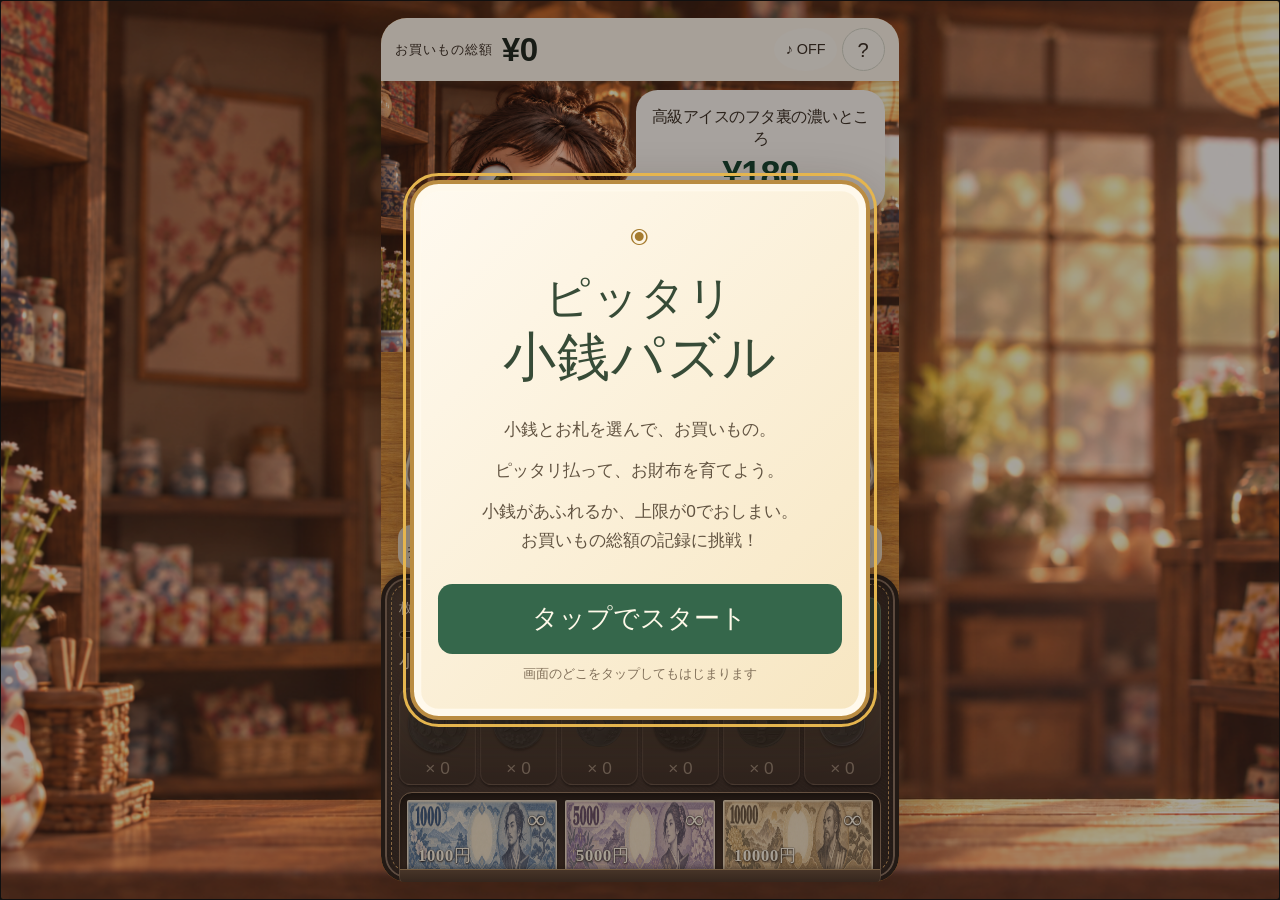
<file: index.html>
<!doctype html>
<html lang="ja">
<head><meta charset="utf-8"><meta name="viewport" content="width=device-width,initial-scale=1,viewport-fit=cover"><meta name="theme-color" content="#f4f0e6"><title>ピッタリ小銭パズル</title><link rel="stylesheet" href="style.css"><link rel="stylesheet" href="theme.css"><link rel="stylesheet" href="responsive.css"></head>
<body>
<main class="game">
<section class="collection" aria-label="購入した商品"><div class="score"><span>お買いもの総額</span><strong id="total">¥0</strong><div class="header-actions"><button id="sound" aria-label="効果音をオンにする" aria-pressed="false">♪ OFF</button><button id="help" aria-label="遊び方">?</button></div><small><span id="purchases">0</span> 点のお買いもの <span class="best">BEST <b id="best">¥0</b></span></small></div><span class="shelf-label">ちょっと変な、いい買いもの。</span></section>
<section class="product"><div class="product-art" id="art" aria-hidden="true"></div><span id="category" class="category"></span><h1 id="item-name"></h1><p id="description"></p><div class="price" id="price"></div></section>
<section class="payment" aria-label="支払いトレイ"><div class="tray"><div id="tray-items"></div><div class="tray-bottom"><span><span id="tray-label">投入額</span> <strong id="paid">¥0</strong></span><button id="clear">全返却</button></div></div></section>
<section class="wallet" id="wallet"><div class="wallet-controls"><div class="wallet-stats"><div class="coin-total-label"><span>枚数</span><strong id="coin-total"></strong></div><div class="section-heading wallet-heading"><h2>小銭上限</h2><strong id="capacity"></strong></div></div><div class="wallet-action"><button id="pay" disabled>お会計 <span>✓</span></button></div></div><div id="coins" class="coins"></div><div class="notes"><button data-note="1000"><span class="note-seal">壱</span><span>1000円<small>千円札</small></span><b>∞</b></button><button data-note="5000"><span class="note-seal">五</span><span>5000円<small>五千円札</small></span><b>∞</b></button><button data-note="10000"><span class="note-seal">万</span><span>10000円<small>一万円札</small></span><b>∞</b></button></div><p class="wallet-tip">小銭をタップ / 上にスワイプでトレイへ</p></section>

</main>
<div id="title-screen" class="title-screen" role="button" tabindex="0" aria-label="ピッタリ小銭パズルをスタート" aria-describedby="title-rules">
  <div class="title-plate">
    <span class="title-emblem" aria-hidden="true">◉</span>
    <h2>ピッタリ<br><span>小銭パズル</span></h2>
    <div id="title-rules" class="title-rules"><p>小銭とお札を選んで、お買いもの。</p><p>ピッタリ払って、お財布を育てよう。</p><p>小銭があふれるか、上限が0でおしまい。<br>お買いもの総額の記録に挑戦！</p></div>
    <strong class="title-start">タップでスタート</strong>
    <small>画面のどこをタップしてもはじまります</small>
  </div>
</div>
<div id="toast" role="status" aria-live="polite"></div>
<dialog id="help-dialog"><button class="close" data-close="help-dialog" aria-label="閉じる">×</button><span class="dialog-icon">◉</span><h2>小銭じょうずは、買いものじょうず。</h2><p>お財布のお金をじょうずに使って、ちょっと変な商品を買い続けよう。</p><ol><li>小銭やお札をタップしてトレイへ。</li><li>商品の金額以上を用意して「お会計」。</li><li>お釣りは千円単位をお札で、端数を最少枚数の硬貨で返します。</li></ol><p id="growth-rules">小銭を減らしてポイント獲得。ピッタリ支払いで財布を育てよう。</p><small>ヒント：198円に203円を出すと、お釣りは5円玉1枚。</small><button class="primary" data-close="help-dialog">お買いものをはじめる →</button></dialog>
<dialog id="result"><div class="receipt"><span>小銭商店 / RECEIPT</span><h2>財布がパンクしました</h2><p>お買い上げ、ありがとうございました。</p><div id="receipt-items"></div><div class="receipt-total">合計 <strong id="result-total"></strong></div><div class="result-summary"><span id="result-gold" class="result-gold" role="img" aria-label="獲得ゴールドカード" hidden></span><p id="result-count"></p></div><p class="result-achievement" id="result-exact"></p><p class="result-achievement" id="result-empty"></p><div class="barcode" aria-hidden="true"></div><small>またのご来店を、お待ちしています。</small><button id="restart" class="primary">もう一度お買いもの →</button></div></dialog>
<script src="wallet-config.js"></script><script src="products.js"></script><script src="game.js"></script><script src="cashier-comments.js"></script><script src="app.js"></script>
</body></html>
</file>
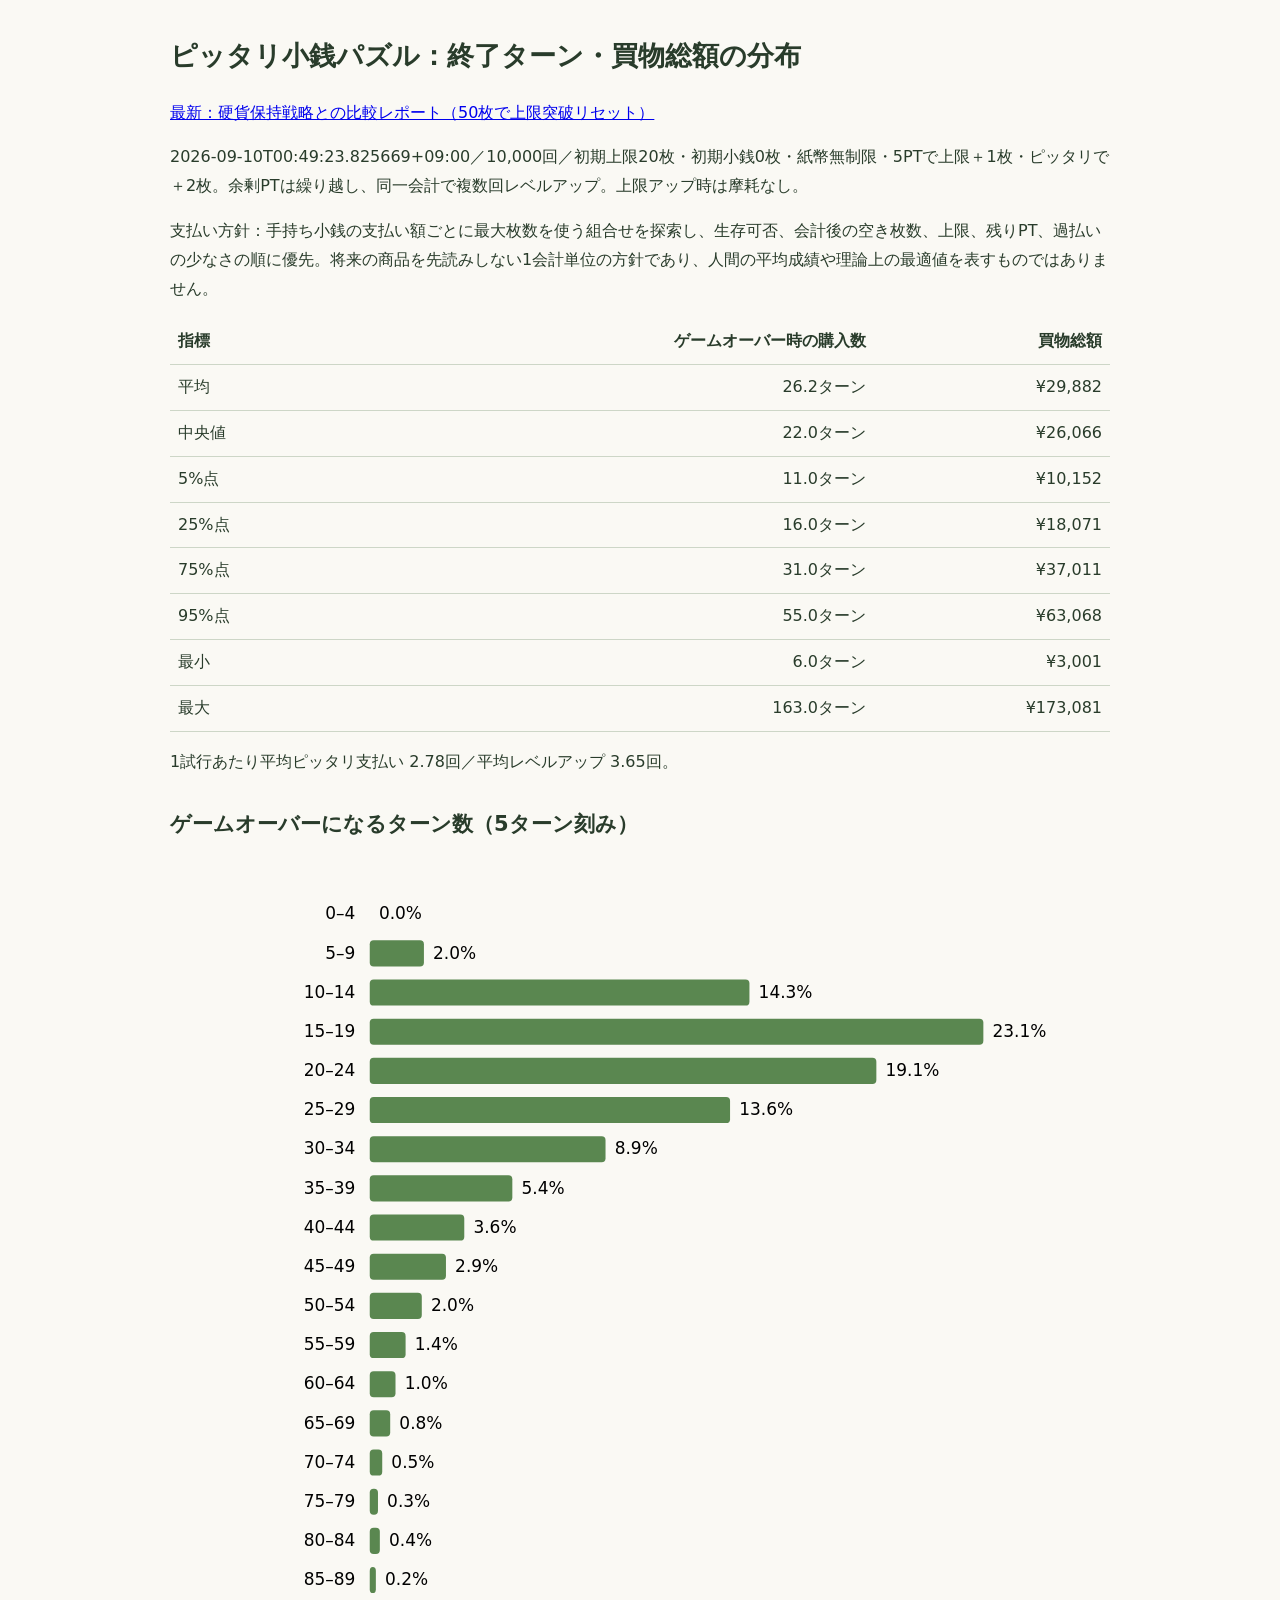
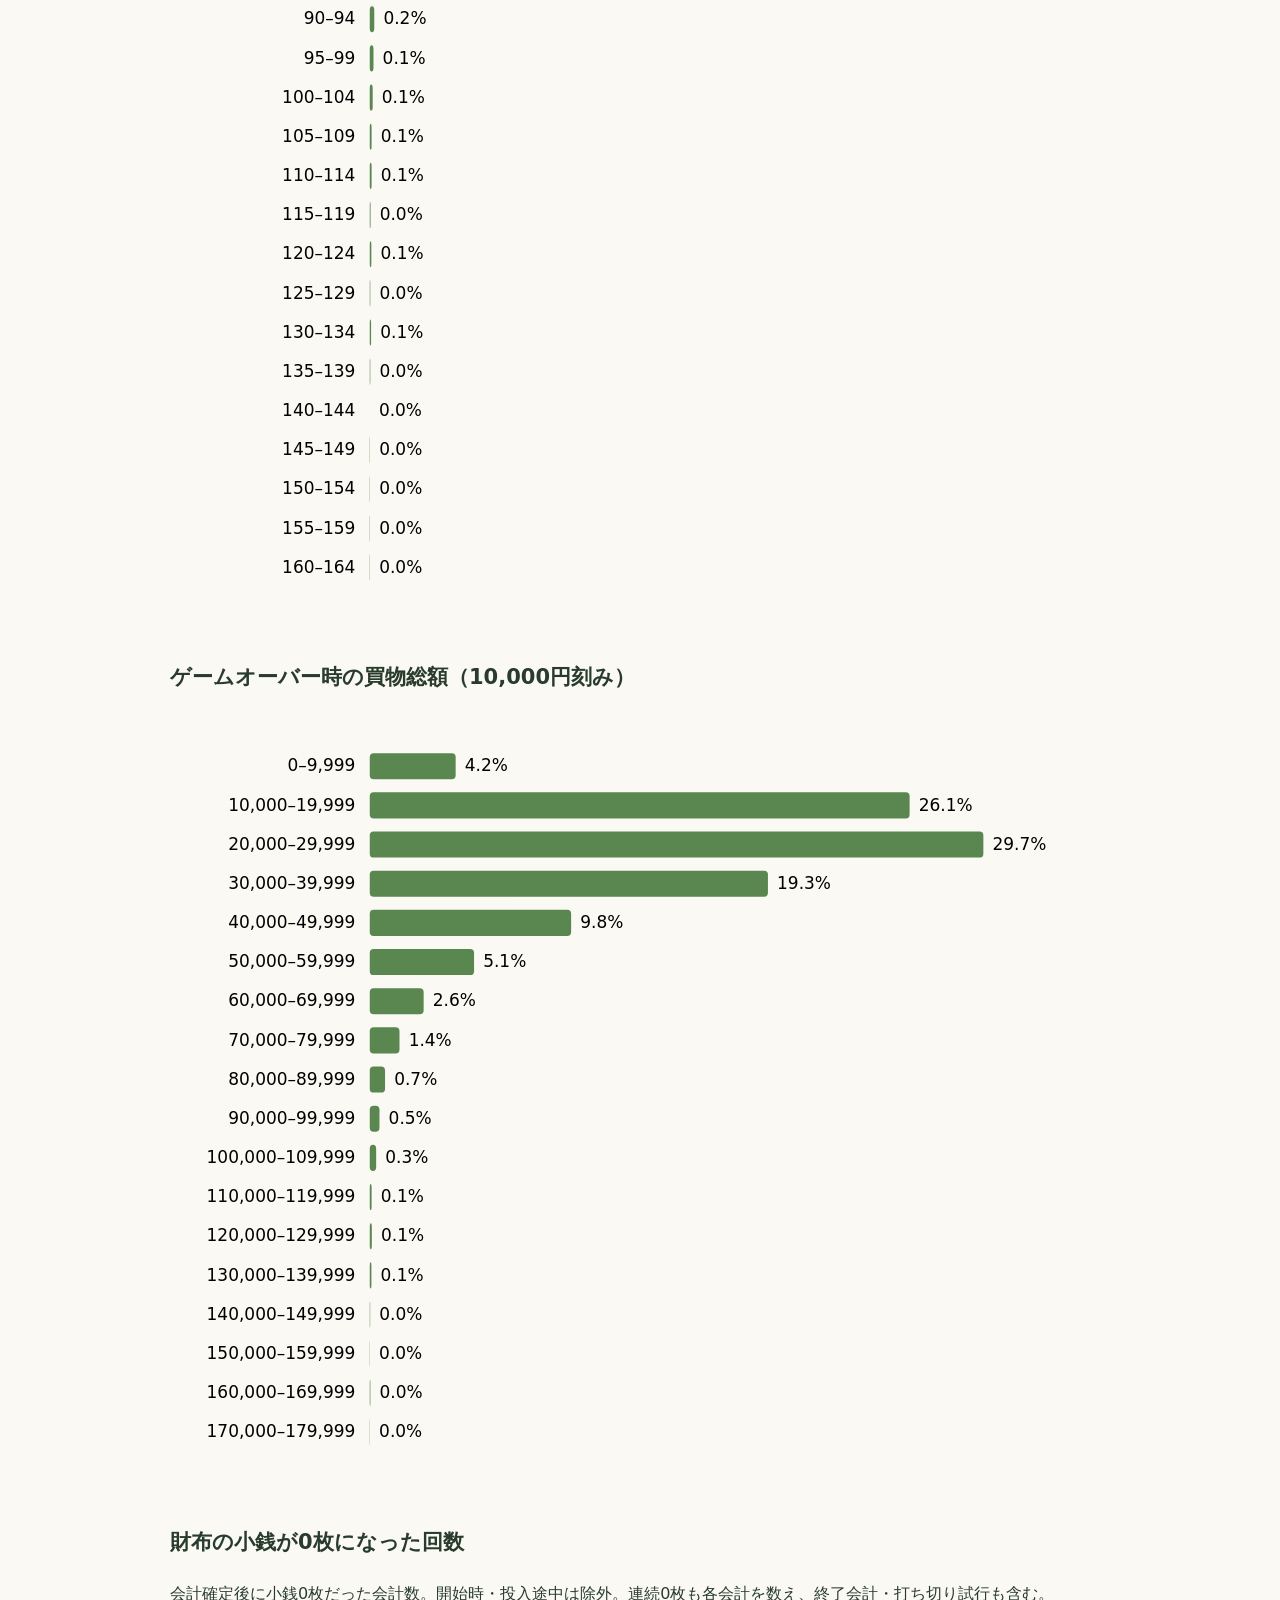
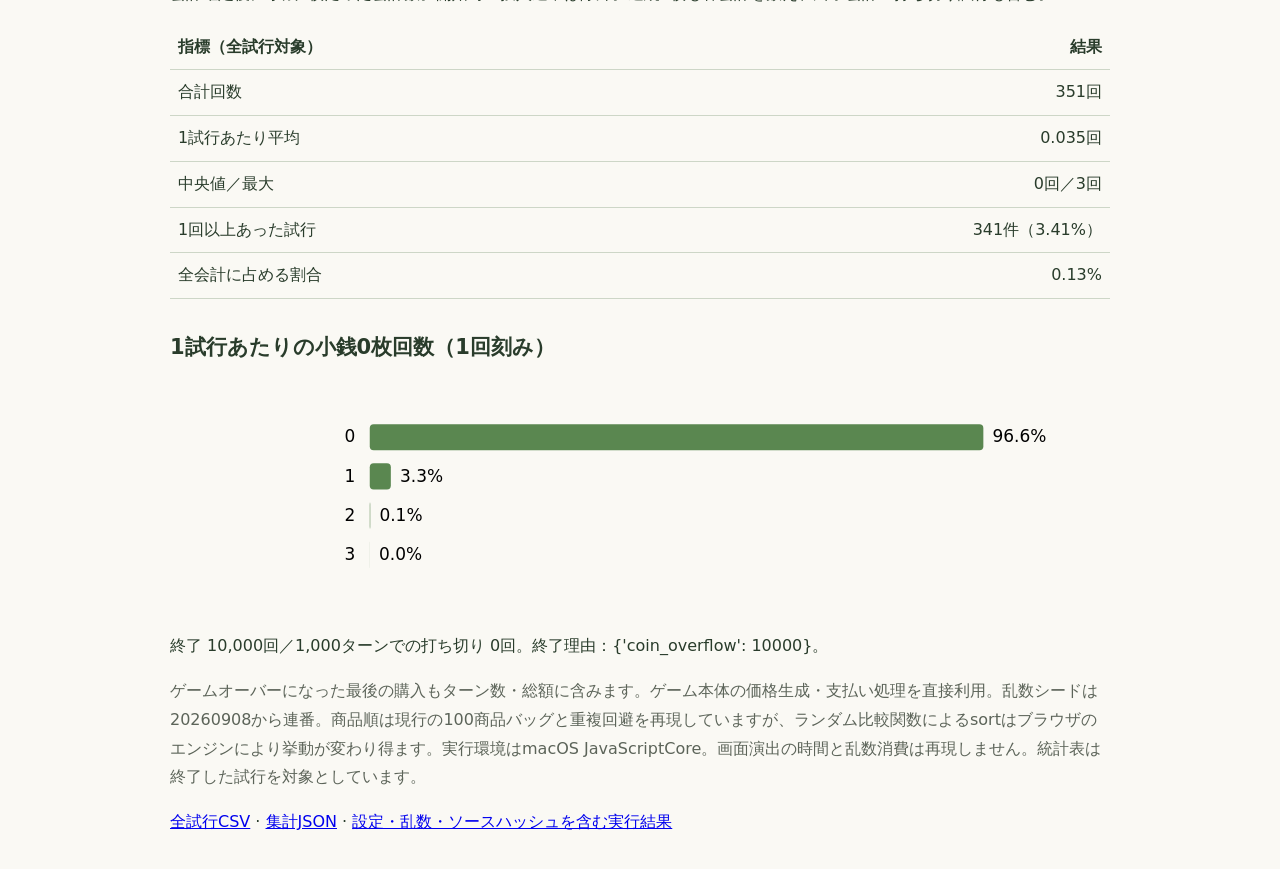
<file: analysis/simulation-report.html>
<!doctype html><html lang="ja"><meta charset="utf-8"><meta name="viewport" content="width=device-width"><title>小銭パズル シミュレーション</title>
<style>body{font:16px/1.8 system-ui,sans-serif;color:#293c2b;background:#faf9f4;max-width:940px;margin:32px auto;padding:0 20px}h1{font-size:27px}h2{font-size:21px;margin-top:30px}table{border-collapse:collapse;width:100%}td,th{padding:8px;border-bottom:1px solid #cdd6c7;text-align:right}td:first-child,th:first-child{text-align:left}svg{width:100%;font:13px system-ui}.note{color:#5c6459}code{overflow-wrap:anywhere}</style>
<h1>ピッタリ小銭パズル：終了ターン・買物総額の分布</h1>
<p><a href="strategy-comparison/report.html">最新：硬貨保持戦略との比較レポート（50枚で上限突破リセット）</a></p>
<p>2026-09-10T00:49:23.825669+09:00／10,000回／初期上限20枚・初期小銭0枚・紙幣無制限・5PTで上限＋1枚・ピッタリで＋2枚。余剰PTは繰り越し、同一会計で複数回レベルアップ。上限アップ時は摩耗なし。</p>
<p>支払い方針：手持ち小銭の支払い額ごとに最大枚数を使う組合せを探索し、生存可否、会計後の空き枚数、上限、残りPT、過払いの少なさの順に優先。将来の商品を先読みしない1会計単位の方針であり、人間の平均成績や理論上の最適値を表すものではありません。</p>
<table><tr><th>指標</th><th>ゲームオーバー時の購入数</th><th>買物総額</th></tr><tr><td>平均</td><td>26.2ターン</td><td>¥29,882</td></tr><tr><td>中央値</td><td>22.0ターン</td><td>¥26,066</td></tr><tr><td>5%点</td><td>11.0ターン</td><td>¥10,152</td></tr><tr><td>25%点</td><td>16.0ターン</td><td>¥18,071</td></tr><tr><td>75%点</td><td>31.0ターン</td><td>¥37,011</td></tr><tr><td>95%点</td><td>55.0ターン</td><td>¥63,068</td></tr><tr><td>最小</td><td>6.0ターン</td><td>¥3,001</td></tr><tr><td>最大</td><td>163.0ターン</td><td>¥173,081</td></tr></table>
<p>1試行あたり平均ピッタリ支払い 2.78回／平均レベルアップ 3.65回。</p>
<h2>ゲームオーバーになるターン数（5ターン刻み）</h2><svg viewBox="0 0 720 1040" role="img" aria-label="ゲームオーバーになるターン数（5ターン刻み）"><text x="142" y="44" text-anchor="end">0–4</text><rect x="153" y="30" width="0.00" height="20" rx="3" fill="#5a8750"/><text x="160.00" y="44">0.0%</text><text x="142" y="74" text-anchor="end">5–9</text><rect x="153" y="60" width="41.49" height="20" rx="3" fill="#5a8750"/><text x="201.49" y="74">2.0%</text><text x="142" y="104" text-anchor="end">10–14</text><rect x="153" y="90" width="290.83" height="20" rx="3" fill="#5a8750"/><text x="450.83" y="104">14.3%</text><text x="142" y="134" text-anchor="end">15–19</text><rect x="153" y="120" width="470.00" height="20" rx="3" fill="#5a8750"/><text x="630.00" y="134">23.1%</text><text x="142" y="164" text-anchor="end">20–24</text><rect x="153" y="150" width="388.04" height="20" rx="3" fill="#5a8750"/><text x="548.04" y="164">19.1%</text><text x="142" y="194" text-anchor="end">25–29</text><rect x="153" y="180" width="275.98" height="20" rx="3" fill="#5a8750"/><text x="435.98" y="194">13.6%</text><text x="142" y="224" text-anchor="end">30–34</text><rect x="153" y="210" width="180.60" height="20" rx="3" fill="#5a8750"/><text x="340.60" y="224">8.9%</text><text x="142" y="254" text-anchor="end">35–39</text><rect x="153" y="240" width="109.21" height="20" rx="3" fill="#5a8750"/><text x="269.21" y="254">5.4%</text><text x="142" y="284" text-anchor="end">40–44</text><rect x="153" y="270" width="72.40" height="20" rx="3" fill="#5a8750"/><text x="232.40" y="284">3.6%</text><text x="142" y="314" text-anchor="end">45–49</text><rect x="153" y="300" width="58.37" height="20" rx="3" fill="#5a8750"/><text x="218.37" y="314">2.9%</text><text x="142" y="344" text-anchor="end">50–54</text><rect x="153" y="330" width="39.86" height="20" rx="3" fill="#5a8750"/><text x="199.86" y="344">2.0%</text><text x="142" y="374" text-anchor="end">55–59</text><rect x="153" y="360" width="27.46" height="20" rx="3" fill="#5a8750"/><text x="187.46" y="374">1.4%</text><text x="142" y="404" text-anchor="end">60–64</text><rect x="153" y="390" width="19.73" height="20" rx="3" fill="#5a8750"/><text x="179.73" y="404">1.0%</text><text x="142" y="434" text-anchor="end">65–69</text><rect x="153" y="420" width="15.66" height="20" rx="3" fill="#5a8750"/><text x="175.66" y="434">0.8%</text><text x="142" y="464" text-anchor="end">70–74</text><rect x="153" y="450" width="9.56" height="20" rx="3" fill="#5a8750"/><text x="169.56" y="464">0.5%</text><text x="142" y="494" text-anchor="end">75–79</text><rect x="153" y="480" width="6.30" height="20" rx="3" fill="#5a8750"/><text x="166.30" y="494">0.3%</text><text x="142" y="524" text-anchor="end">80–84</text><rect x="153" y="510" width="7.73" height="20" rx="3" fill="#5a8750"/><text x="167.73" y="524">0.4%</text><text x="142" y="554" text-anchor="end">85–89</text><rect x="153" y="540" width="4.68" height="20" rx="3" fill="#5a8750"/><text x="164.68" y="554">0.2%</text><text x="142" y="584" text-anchor="end">90–94</text><rect x="153" y="570" width="3.46" height="20" rx="3" fill="#5a8750"/><text x="163.46" y="584">0.2%</text><text x="142" y="614" text-anchor="end">95–99</text><rect x="153" y="600" width="2.85" height="20" rx="3" fill="#5a8750"/><text x="162.85" y="614">0.1%</text><text x="142" y="644" text-anchor="end">100–104</text><rect x="153" y="630" width="2.24" height="20" rx="3" fill="#5a8750"/><text x="162.24" y="644">0.1%</text><text x="142" y="674" text-anchor="end">105–109</text><rect x="153" y="660" width="1.42" height="20" rx="3" fill="#5a8750"/><text x="161.42" y="674">0.1%</text><text x="142" y="704" text-anchor="end">110–114</text><rect x="153" y="690" width="1.42" height="20" rx="3" fill="#5a8750"/><text x="161.42" y="704">0.1%</text><text x="142" y="734" text-anchor="end">115–119</text><rect x="153" y="720" width="0.61" height="20" rx="3" fill="#5a8750"/><text x="160.61" y="734">0.0%</text><text x="142" y="764" text-anchor="end">120–124</text><rect x="153" y="750" width="1.22" height="20" rx="3" fill="#5a8750"/><text x="161.22" y="764">0.1%</text><text x="142" y="794" text-anchor="end">125–129</text><rect x="153" y="780" width="0.41" height="20" rx="3" fill="#5a8750"/><text x="160.41" y="794">0.0%</text><text x="142" y="824" text-anchor="end">130–134</text><rect x="153" y="810" width="1.02" height="20" rx="3" fill="#5a8750"/><text x="161.02" y="824">0.1%</text><text x="142" y="854" text-anchor="end">135–139</text><rect x="153" y="840" width="0.41" height="20" rx="3" fill="#5a8750"/><text x="160.41" y="854">0.0%</text><text x="142" y="884" text-anchor="end">140–144</text><rect x="153" y="870" width="0.00" height="20" rx="3" fill="#5a8750"/><text x="160.00" y="884">0.0%</text><text x="142" y="914" text-anchor="end">145–149</text><rect x="153" y="900" width="0.20" height="20" rx="3" fill="#5a8750"/><text x="160.20" y="914">0.0%</text><text x="142" y="944" text-anchor="end">150–154</text><rect x="153" y="930" width="0.20" height="20" rx="3" fill="#5a8750"/><text x="160.20" y="944">0.0%</text><text x="142" y="974" text-anchor="end">155–159</text><rect x="153" y="960" width="0.20" height="20" rx="3" fill="#5a8750"/><text x="160.20" y="974">0.0%</text><text x="142" y="1004" text-anchor="end">160–164</text><rect x="153" y="990" width="0.20" height="20" rx="3" fill="#5a8750"/><text x="160.20" y="1004">0.0%</text></svg>
<h2>ゲームオーバー時の買物総額（10,000円刻み）</h2><svg viewBox="0 0 720 590" role="img" aria-label="ゲームオーバー時の買物総額（10,000円刻み）"><text x="142" y="44" text-anchor="end">0–9,999</text><rect x="153" y="30" width="65.81" height="20" rx="3" fill="#5a8750"/><text x="225.81" y="44">4.2%</text><text x="142" y="74" text-anchor="end">10,000–19,999</text><rect x="153" y="60" width="413.52" height="20" rx="3" fill="#5a8750"/><text x="573.52" y="74">26.1%</text><text x="142" y="104" text-anchor="end">20,000–29,999</text><rect x="153" y="90" width="470.00" height="20" rx="3" fill="#5a8750"/><text x="630.00" y="104">29.7%</text><text x="142" y="134" text-anchor="end">30,000–39,999</text><rect x="153" y="120" width="305.00" height="20" rx="3" fill="#5a8750"/><text x="465.00" y="134">19.3%</text><text x="142" y="164" text-anchor="end">40,000–49,999</text><rect x="153" y="150" width="154.24" height="20" rx="3" fill="#5a8750"/><text x="314.24" y="164">9.8%</text><text x="142" y="194" text-anchor="end">50,000–59,999</text><rect x="153" y="180" width="79.89" height="20" rx="3" fill="#5a8750"/><text x="239.89" y="194">5.1%</text><text x="142" y="224" text-anchor="end">60,000–69,999</text><rect x="153" y="210" width="41.29" height="20" rx="3" fill="#5a8750"/><text x="201.29" y="224">2.6%</text><text x="142" y="254" text-anchor="end">70,000–79,999</text><rect x="153" y="240" width="22.78" height="20" rx="3" fill="#5a8750"/><text x="182.78" y="254">1.4%</text><text x="142" y="284" text-anchor="end">80,000–89,999</text><rect x="153" y="270" width="11.71" height="20" rx="3" fill="#5a8750"/><text x="171.71" y="284">0.7%</text><text x="142" y="314" text-anchor="end">90,000–99,999</text><rect x="153" y="300" width="7.44" height="20" rx="3" fill="#5a8750"/><text x="167.44" y="314">0.5%</text><text x="142" y="344" text-anchor="end">100,000–109,999</text><rect x="153" y="330" width="4.90" height="20" rx="3" fill="#5a8750"/><text x="164.90" y="344">0.3%</text><text x="142" y="374" text-anchor="end">110,000–119,999</text><rect x="153" y="360" width="1.42" height="20" rx="3" fill="#5a8750"/><text x="161.42" y="374">0.1%</text><text x="142" y="404" text-anchor="end">120,000–129,999</text><rect x="153" y="390" width="1.58" height="20" rx="3" fill="#5a8750"/><text x="161.58" y="404">0.1%</text><text x="142" y="434" text-anchor="end">130,000–139,999</text><rect x="153" y="420" width="1.27" height="20" rx="3" fill="#5a8750"/><text x="161.27" y="434">0.1%</text><text x="142" y="464" text-anchor="end">140,000–149,999</text><rect x="153" y="450" width="0.32" height="20" rx="3" fill="#5a8750"/><text x="160.32" y="464">0.0%</text><text x="142" y="494" text-anchor="end">150,000–159,999</text><rect x="153" y="480" width="0.16" height="20" rx="3" fill="#5a8750"/><text x="160.16" y="494">0.0%</text><text x="142" y="524" text-anchor="end">160,000–169,999</text><rect x="153" y="510" width="0.47" height="20" rx="3" fill="#5a8750"/><text x="160.47" y="524">0.0%</text><text x="142" y="554" text-anchor="end">170,000–179,999</text><rect x="153" y="540" width="0.16" height="20" rx="3" fill="#5a8750"/><text x="160.16" y="554">0.0%</text></svg>
<h2>財布の小銭が0枚になった回数</h2>
<p>会計確定後に小銭0枚だった会計数。開始時・投入途中は除外。連続0枚も各会計を数え、終了会計・打ち切り試行も含む。</p>
<table><tr><th>指標（全試行対象）</th><th>結果</th></tr>
<tr><td>合計回数</td><td>351回</td></tr>
<tr><td>1試行あたり平均</td><td>0.035回</td></tr>
<tr><td>中央値／最大</td><td>0回／3回</td></tr>
<tr><td>1回以上あった試行</td><td>341件（3.41%）</td></tr>
<tr><td>全会計に占める割合</td><td>0.13%</td></tr></table>
<h2>1試行あたりの小銭0枚回数（1回刻み）</h2><svg viewBox="0 0 720 170" role="img" aria-label="1試行あたりの小銭0枚回数（1回刻み）"><text x="142" y="44" text-anchor="end">0</text><rect x="153" y="30" width="470.00" height="20" rx="3" fill="#5a8750"/><text x="630.00" y="44">96.6%</text><text x="142" y="74" text-anchor="end">1</text><rect x="153" y="60" width="16.15" height="20" rx="3" fill="#5a8750"/><text x="176.15" y="74">3.3%</text><text x="142" y="104" text-anchor="end">2</text><rect x="153" y="90" width="0.39" height="20" rx="3" fill="#5a8750"/><text x="160.39" y="104">0.1%</text><text x="142" y="134" text-anchor="end">3</text><rect x="153" y="120" width="0.05" height="20" rx="3" fill="#5a8750"/><text x="160.05" y="134">0.0%</text></svg>
<p>終了 10,000回／1,000ターンでの打ち切り 0回。終了理由：{&#x27;coin_overflow&#x27;: 10000}。</p>
<p class="note">ゲームオーバーになった最後の購入もターン数・総額に含みます。ゲーム本体の価格生成・支払い処理を直接利用。乱数シードは20260908から連番。商品順は現行の100商品バッグと重複回避を再現していますが、ランダム比較関数によるsortはブラウザのエンジンにより挙動が変わり得ます。実行環境はmacOS JavaScriptCore。画面演出の時間と乱数消費は再現しません。統計表は終了した試行を対象としています。</p>
<p><a href="simulation-results.csv">全試行CSV</a> · <a href="summary.json">集計JSON</a> · <a href="simulation-results.json">設定・乱数・ソースハッシュを含む実行結果</a></p></html>
</file>
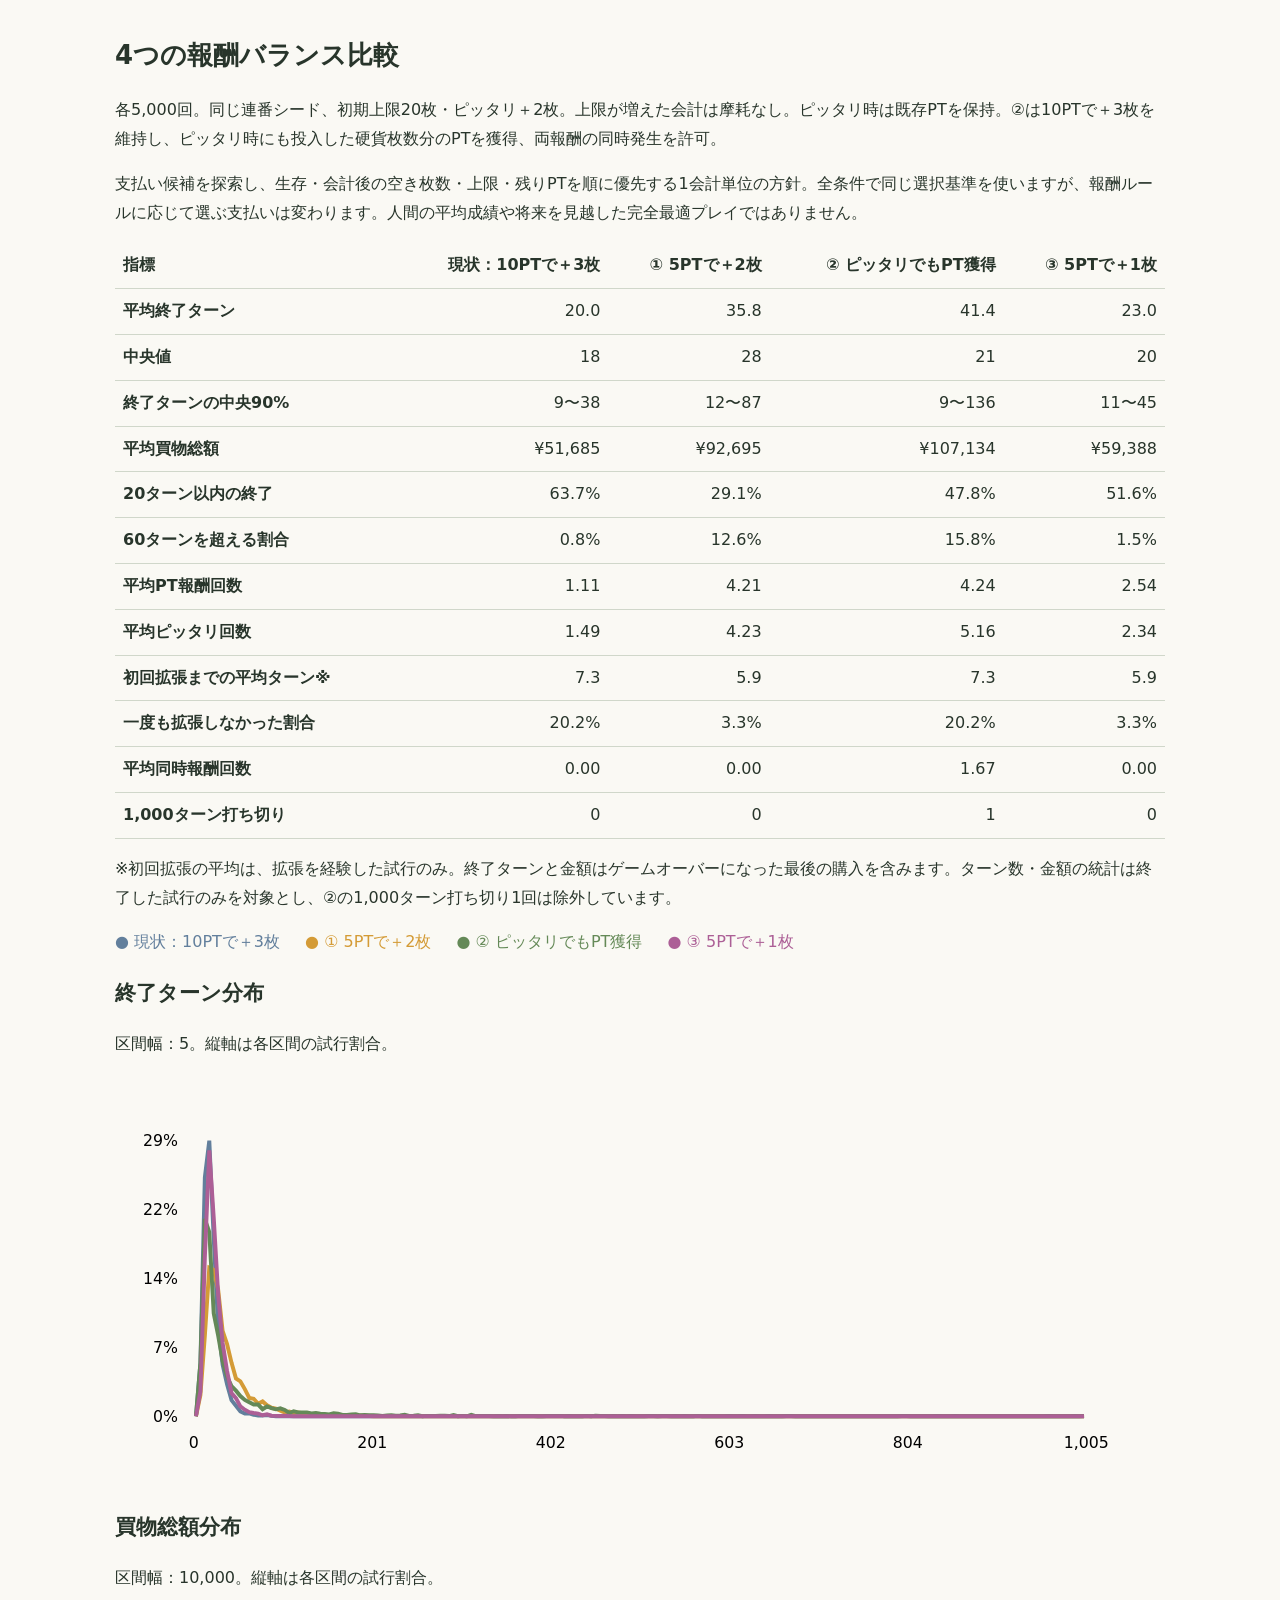
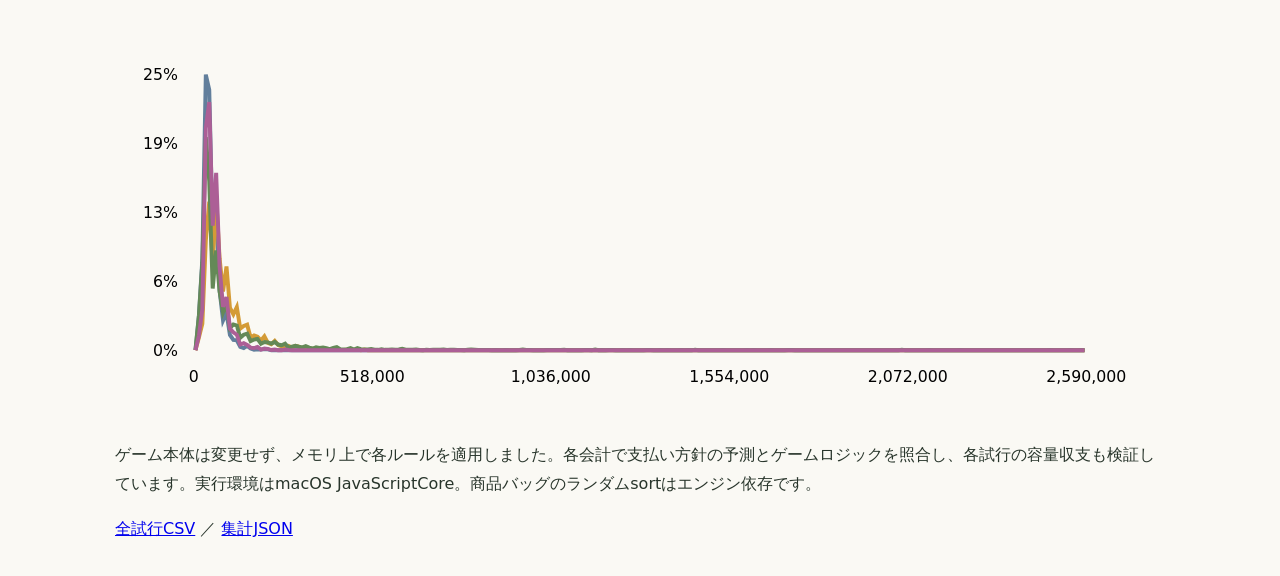
<file: analysis/comparison/report.html>
<!doctype html><html lang="ja"><meta charset="utf-8"><meta name="viewport" content="width=device-width"><title>4つの報酬バランス比較</title><style>body{max-width:1050px;margin:32px auto;padding:0 20px;font:16px/1.8 system-ui;color:#28352b;background:#faf9f4}h1{font-size:26px}h2{font-size:21px}table{border-collapse:collapse;width:100%}th,td{border-bottom:1px solid #d0d7ca;padding:8px;text-align:right}th:first-child{text-align:left}svg{width:100%;font:12px system-ui}span{display:inline-block;margin-right:20px}.table{overflow:auto}</style><h1>4つの報酬バランス比較</h1><p>各5,000回。同じ連番シード、初期上限20枚・ピッタリ＋2枚。上限が増えた会計は摩耗なし。ピッタリ時は既存PTを保持。②は10PTで＋3枚を維持し、ピッタリ時にも投入した硬貨枚数分のPTを獲得、両報酬の同時発生を許可。</p><p>支払い候補を探索し、生存・会計後の空き枚数・上限・残りPTを順に優先する1会計単位の方針。全条件で同じ選択基準を使いますが、報酬ルールに応じて選ぶ支払いは変わります。人間の平均成績や将来を見越した完全最適プレイではありません。</p><div class="table"><table><tr><th>指標</th><th>現状：10PTで＋3枚</th><th>① 5PTで＋2枚</th><th>② ピッタリでもPT獲得</th><th>③ 5PTで＋1枚</th></tr><tr><th>平均終了ターン</th><td>20.0</td><td>35.8</td><td>41.4</td><td>23.0</td></tr><tr><th>中央値</th><td>18</td><td>28</td><td>21</td><td>20</td></tr><tr><th>終了ターンの中央90%</th><td>9〜38</td><td>12〜87</td><td>9〜136</td><td>11〜45</td></tr><tr><th>平均買物総額</th><td>¥51,685</td><td>¥92,695</td><td>¥107,134</td><td>¥59,388</td></tr><tr><th>20ターン以内の終了</th><td>63.7%</td><td>29.1%</td><td>47.8%</td><td>51.6%</td></tr><tr><th>60ターンを超える割合</th><td>0.8%</td><td>12.6%</td><td>15.8%</td><td>1.5%</td></tr><tr><th>平均PT報酬回数</th><td>1.11</td><td>4.21</td><td>4.24</td><td>2.54</td></tr><tr><th>平均ピッタリ回数</th><td>1.49</td><td>4.23</td><td>5.16</td><td>2.34</td></tr><tr><th>初回拡張までの平均ターン※</th><td>7.3</td><td>5.9</td><td>7.3</td><td>5.9</td></tr><tr><th>一度も拡張しなかった割合</th><td>20.2%</td><td>3.3%</td><td>20.2%</td><td>3.3%</td></tr><tr><th>平均同時報酬回数</th><td>0.00</td><td>0.00</td><td>1.67</td><td>0.00</td></tr><tr><th>1,000ターン打ち切り</th><td>0</td><td>0</td><td>1</td><td>0</td></tr></table></div><p>※初回拡張の平均は、拡張を経験した試行のみ。終了ターンと金額はゲームオーバーになった最後の購入を含みます。ターン数・金額の統計は終了した試行のみを対象とし、②の1,000ターン打ち切り1回は除外しています。</p><span style="color:#627f9c">● 現状：10PTで＋3枚</span> <span style="color:#d49b36">● ① 5PTで＋2枚</span> <span style="color:#648957">● ② ピッタリでもPT獲得</span> <span style="color:#ac5f96">● ③ 5PTで＋1枚</span><h2>終了ターン分布</h2><p>区間幅：5。縦軸は各区間の試行割合。</p><svg viewBox="0 0 800 310" role="img" aria-label="終了ターン分布"><polyline points="61.69,260.00 65.07,219.44 68.46,77.97 71.84,50.00 75.22,124.69 78.61,191.46 81.99,220.61 85.37,235.54 88.76,247.70 92.14,251.95 95.52,256.34 98.91,257.95 102.29,257.80 105.67,258.83 109.05,259.41 112.44,259.41 115.82,259.12 119.20,259.71 122.59,260.00 125.97,259.85 129.35,260.00 132.74,260.00 136.12,260.00 139.50,260.00 142.89,260.00 146.27,260.00 149.65,260.00 153.03,260.00 156.42,260.00 159.80,260.00 163.18,260.00 166.57,260.00 169.95,260.00 173.33,260.00 176.72,260.00 180.10,260.00 183.48,260.00 186.87,260.00 190.25,260.00 193.63,260.00 197.01,260.00 200.40,260.00 203.78,260.00 207.16,260.00 210.55,260.00 213.93,260.00 217.31,260.00 220.70,260.00 224.08,260.00 227.46,260.00 230.85,260.00 234.23,260.00 237.61,260.00 241.00,260.00 244.38,260.00 247.76,260.00 251.14,260.00 254.53,260.00 257.91,260.00 261.29,260.00 264.68,260.00 268.06,260.00 271.44,260.00 274.83,260.00 278.21,260.00 281.59,260.00 284.98,260.00 288.36,260.00 291.74,260.00 295.12,260.00 298.51,260.00 301.89,260.00 305.27,260.00 308.66,260.00 312.04,260.00 315.42,260.00 318.81,260.00 322.19,260.00 325.57,260.00 328.96,260.00 332.34,260.00 335.72,260.00 339.10,260.00 342.49,260.00 345.87,260.00 349.25,260.00 352.64,260.00 356.02,260.00 359.40,260.00 362.79,260.00 366.17,260.00 369.55,260.00 372.94,260.00 376.32,260.00 379.70,260.00 383.08,260.00 386.47,260.00 389.85,260.00 393.23,260.00 396.62,260.00 400.00,260.00 403.38,260.00 406.77,260.00 410.15,260.00 413.53,260.00 416.92,260.00 420.30,260.00 423.68,260.00 427.06,260.00 430.45,260.00 433.83,260.00 437.21,260.00 440.60,260.00 443.98,260.00 447.36,260.00 450.75,260.00 454.13,260.00 457.51,260.00 460.90,260.00 464.28,260.00 467.66,260.00 471.04,260.00 474.43,260.00 477.81,260.00 481.19,260.00 484.58,260.00 487.96,260.00 491.34,260.00 494.73,260.00 498.11,260.00 501.49,260.00 504.88,260.00 508.26,260.00 511.64,260.00 515.02,260.00 518.41,260.00 521.79,260.00 525.17,260.00 528.56,260.00 531.94,260.00 535.32,260.00 538.71,260.00 542.09,260.00 545.47,260.00 548.86,260.00 552.24,260.00 555.62,260.00 559.00,260.00 562.39,260.00 565.77,260.00 569.15,260.00 572.54,260.00 575.92,260.00 579.30,260.00 582.69,260.00 586.07,260.00 589.45,260.00 592.84,260.00 596.22,260.00 599.60,260.00 602.99,260.00 606.37,260.00 609.75,260.00 613.13,260.00 616.52,260.00 619.90,260.00 623.28,260.00 626.67,260.00 630.05,260.00 633.43,260.00 636.82,260.00 640.20,260.00 643.58,260.00 646.97,260.00 650.35,260.00 653.73,260.00 657.11,260.00 660.50,260.00 663.88,260.00 667.26,260.00 670.65,260.00 674.03,260.00 677.41,260.00 680.80,260.00 684.18,260.00 687.56,260.00 690.95,260.00 694.33,260.00 697.71,260.00 701.09,260.00 704.48,260.00 707.86,260.00 711.24,260.00 714.63,260.00 718.01,260.00 721.39,260.00 724.78,260.00 728.16,260.00 731.54,260.00 734.93,260.00 738.31,260.00" fill="none" stroke="#627f9c" stroke-width="3"/><polyline points="61.69,260.00 65.07,244.04 68.46,198.64 71.84,146.80 75.22,148.41 78.61,163.64 81.99,194.98 85.37,204.94 88.76,219.14 92.14,231.15 95.52,233.35 98.91,239.35 102.29,246.09 105.67,246.67 109.05,250.48 112.44,248.72 115.82,251.65 119.20,253.56 122.59,254.29 125.97,255.75 129.35,257.07 132.74,256.49 136.12,257.51 139.50,257.07 142.89,257.66 146.27,259.41 149.65,258.24 153.03,258.83 156.42,259.56 159.80,259.12 163.18,259.56 166.57,258.97 169.95,259.56 173.33,259.85 176.72,259.56 180.10,259.71 183.48,259.41 186.87,259.56 190.25,259.85 193.63,259.85 197.01,260.00 200.40,260.00 203.78,259.85 207.16,260.00 210.55,260.00 213.93,259.85 217.31,260.00 220.70,260.00 224.08,260.00 227.46,260.00 230.85,260.00 234.23,259.85 237.61,260.00 241.00,260.00 244.38,260.00 247.76,260.00 251.14,260.00 254.53,260.00 257.91,260.00 261.29,260.00 264.68,260.00 268.06,260.00 271.44,260.00 274.83,260.00 278.21,259.85 281.59,260.00 284.98,260.00 288.36,260.00 291.74,260.00 295.12,260.00 298.51,260.00 301.89,260.00 305.27,260.00 308.66,260.00 312.04,260.00 315.42,260.00 318.81,260.00 322.19,260.00 325.57,260.00 328.96,260.00 332.34,260.00 335.72,260.00 339.10,260.00 342.49,260.00 345.87,260.00 349.25,260.00 352.64,260.00 356.02,260.00 359.40,260.00 362.79,260.00 366.17,259.85 369.55,260.00 372.94,260.00 376.32,260.00 379.70,260.00 383.08,260.00 386.47,260.00 389.85,260.00 393.23,260.00 396.62,260.00 400.00,260.00 403.38,260.00 406.77,260.00 410.15,260.00 413.53,260.00 416.92,260.00 420.30,260.00 423.68,260.00 427.06,260.00 430.45,260.00 433.83,260.00 437.21,260.00 440.60,260.00 443.98,260.00 447.36,260.00 450.75,260.00 454.13,260.00 457.51,260.00 460.90,260.00 464.28,260.00 467.66,260.00 471.04,260.00 474.43,260.00 477.81,260.00 481.19,260.00 484.58,260.00 487.96,260.00 491.34,260.00 494.73,260.00 498.11,260.00 501.49,260.00 504.88,260.00 508.26,260.00 511.64,260.00 515.02,260.00 518.41,260.00 521.79,260.00 525.17,260.00 528.56,260.00 531.94,260.00 535.32,260.00 538.71,260.00 542.09,260.00 545.47,260.00 548.86,260.00 552.24,260.00 555.62,260.00 559.00,260.00 562.39,260.00 565.77,260.00 569.15,260.00 572.54,260.00 575.92,260.00 579.30,260.00 582.69,260.00 586.07,260.00 589.45,260.00 592.84,260.00 596.22,260.00 599.60,260.00 602.99,260.00 606.37,260.00 609.75,260.00 613.13,260.00 616.52,260.00 619.90,260.00 623.28,260.00 626.67,260.00 630.05,260.00 633.43,260.00 636.82,260.00 640.20,260.00 643.58,260.00 646.97,260.00 650.35,260.00 653.73,260.00 657.11,260.00 660.50,260.00 663.88,260.00 667.26,260.00 670.65,260.00 674.03,260.00 677.41,260.00 680.80,260.00 684.18,260.00 687.56,260.00 690.95,260.00 694.33,260.00 697.71,260.00 701.09,260.00 704.48,260.00 707.86,260.00 711.24,260.00 714.63,260.00 718.01,260.00 721.39,260.00 724.78,260.00 728.16,260.00 731.54,260.00 734.93,260.00 738.31,260.00" fill="none" stroke="#d49b36" stroke-width="3"/><polyline points="61.69,260.00 65.07,219.44 68.46,109.60 71.84,119.71 75.22,181.65 78.61,198.64 81.99,217.97 85.37,229.54 88.76,237.01 92.14,240.52 95.52,244.62 98.91,247.55 102.29,249.31 105.67,251.07 109.05,251.07 112.44,254.58 115.82,252.53 119.20,253.85 122.59,254.73 125.97,254.00 129.35,255.17 132.74,257.51 136.12,256.19 139.50,257.07 142.89,257.07 146.27,257.07 149.65,257.80 153.03,257.51 156.42,258.10 159.80,258.24 163.18,258.68 166.57,257.80 169.95,258.10 173.33,258.97 176.72,258.97 180.10,258.68 183.48,258.39 186.87,259.27 190.25,258.97 193.63,259.12 197.01,259.27 200.40,259.41 203.78,259.71 207.16,259.41 210.55,259.27 213.93,259.56 217.31,259.41 220.70,258.83 224.08,259.71 227.46,259.56 230.85,259.27 234.23,260.00 237.61,259.71 241.00,259.71 244.38,259.71 247.76,259.56 251.14,259.56 254.53,259.85 257.91,259.12 261.29,260.00 264.68,259.71 268.06,260.00 271.44,258.83 274.83,259.85 278.21,259.71 281.59,259.85 284.98,259.85 288.36,260.00 291.74,259.85 295.12,260.00 298.51,259.85 301.89,260.00 305.27,260.00 308.66,259.71 312.04,259.71 315.42,259.85 318.81,259.85 322.19,260.00 325.57,260.00 328.96,259.85 332.34,259.85 335.72,259.71 339.10,259.71 342.49,260.00 345.87,259.85 349.25,260.00 352.64,260.00 356.02,260.00 359.40,259.71 362.79,260.00 366.17,259.56 369.55,259.85 372.94,259.85 376.32,260.00 379.70,259.85 383.08,260.00 386.47,259.85 389.85,260.00 393.23,259.85 396.62,260.00 400.00,260.00 403.38,260.00 406.77,259.85 410.15,259.85 413.53,260.00 416.92,259.85 420.30,259.85 423.68,260.00 427.06,259.85 430.45,260.00 433.83,259.85 437.21,260.00 440.60,260.00 443.98,259.71 447.36,260.00 450.75,260.00 454.13,260.00 457.51,260.00 460.90,260.00 464.28,260.00 467.66,259.85 471.04,260.00 474.43,260.00 477.81,259.85 481.19,260.00 484.58,260.00 487.96,259.85 491.34,260.00 494.73,260.00 498.11,259.85 501.49,260.00 504.88,260.00 508.26,260.00 511.64,259.85 515.02,259.85 518.41,260.00 521.79,260.00 525.17,260.00 528.56,260.00 531.94,260.00 535.32,260.00 538.71,260.00 542.09,260.00 545.47,260.00 548.86,260.00 552.24,260.00 555.62,260.00 559.00,260.00 562.39,260.00 565.77,260.00 569.15,260.00 572.54,260.00 575.92,260.00 579.30,260.00 582.69,260.00 586.07,260.00 589.45,260.00 592.84,260.00 596.22,260.00 599.60,259.85 602.99,259.85 606.37,260.00 609.75,260.00 613.13,260.00 616.52,260.00 619.90,260.00 623.28,260.00 626.67,259.85 630.05,260.00 633.43,260.00 636.82,260.00 640.20,259.85 643.58,260.00 646.97,260.00 650.35,260.00 653.73,260.00 657.11,260.00 660.50,260.00 663.88,260.00 667.26,260.00 670.65,260.00 674.03,260.00 677.41,260.00 680.80,260.00 684.18,260.00 687.56,260.00 690.95,260.00 694.33,260.00 697.71,260.00 701.09,260.00 704.48,260.00 707.86,260.00 711.24,259.85 714.63,260.00 718.01,260.00 721.39,260.00 724.78,260.00 728.16,260.00 731.54,259.85 734.93,260.00 738.31,259.85" fill="none" stroke="#648957" stroke-width="3"/><polyline points="61.69,260.00 65.07,241.11 68.46,138.89 71.84,57.47 75.22,108.58 78.61,167.30 81.99,204.21 85.37,225.44 88.76,242.28 92.14,246.23 95.52,252.53 98.91,255.02 102.29,256.92 105.67,257.51 109.05,257.95 112.44,259.27 115.82,258.54 119.20,259.56 122.59,259.71 125.97,259.85 129.35,259.56 132.74,259.85 136.12,260.00 139.50,260.00 142.89,260.00 146.27,260.00 149.65,260.00 153.03,260.00 156.42,260.00 159.80,260.00 163.18,260.00 166.57,260.00 169.95,260.00 173.33,260.00 176.72,260.00 180.10,260.00 183.48,260.00 186.87,260.00 190.25,260.00 193.63,260.00 197.01,260.00 200.40,260.00 203.78,260.00 207.16,260.00 210.55,260.00 213.93,260.00 217.31,260.00 220.70,260.00 224.08,260.00 227.46,260.00 230.85,260.00 234.23,260.00 237.61,260.00 241.00,260.00 244.38,260.00 247.76,260.00 251.14,260.00 254.53,260.00 257.91,260.00 261.29,260.00 264.68,260.00 268.06,260.00 271.44,260.00 274.83,260.00 278.21,260.00 281.59,260.00 284.98,260.00 288.36,260.00 291.74,260.00 295.12,260.00 298.51,260.00 301.89,260.00 305.27,260.00 308.66,260.00 312.04,260.00 315.42,260.00 318.81,260.00 322.19,260.00 325.57,260.00 328.96,260.00 332.34,260.00 335.72,260.00 339.10,260.00 342.49,260.00 345.87,260.00 349.25,260.00 352.64,260.00 356.02,260.00 359.40,260.00 362.79,260.00 366.17,260.00 369.55,260.00 372.94,260.00 376.32,260.00 379.70,260.00 383.08,260.00 386.47,260.00 389.85,260.00 393.23,260.00 396.62,260.00 400.00,260.00 403.38,260.00 406.77,260.00 410.15,260.00 413.53,260.00 416.92,260.00 420.30,260.00 423.68,260.00 427.06,260.00 430.45,260.00 433.83,260.00 437.21,260.00 440.60,260.00 443.98,260.00 447.36,260.00 450.75,260.00 454.13,260.00 457.51,260.00 460.90,260.00 464.28,260.00 467.66,260.00 471.04,260.00 474.43,260.00 477.81,260.00 481.19,260.00 484.58,260.00 487.96,260.00 491.34,260.00 494.73,260.00 498.11,260.00 501.49,260.00 504.88,260.00 508.26,260.00 511.64,260.00 515.02,260.00 518.41,260.00 521.79,260.00 525.17,260.00 528.56,260.00 531.94,260.00 535.32,260.00 538.71,260.00 542.09,260.00 545.47,260.00 548.86,260.00 552.24,260.00 555.62,260.00 559.00,260.00 562.39,260.00 565.77,260.00 569.15,260.00 572.54,260.00 575.92,260.00 579.30,260.00 582.69,260.00 586.07,260.00 589.45,260.00 592.84,260.00 596.22,260.00 599.60,260.00 602.99,260.00 606.37,260.00 609.75,260.00 613.13,260.00 616.52,260.00 619.90,260.00 623.28,260.00 626.67,260.00 630.05,260.00 633.43,260.00 636.82,260.00 640.20,260.00 643.58,260.00 646.97,260.00 650.35,260.00 653.73,260.00 657.11,260.00 660.50,260.00 663.88,260.00 667.26,260.00 670.65,260.00 674.03,260.00 677.41,260.00 680.80,260.00 684.18,260.00 687.56,260.00 690.95,260.00 694.33,260.00 697.71,260.00 701.09,260.00 704.48,260.00 707.86,260.00 711.24,260.00 714.63,260.00 718.01,260.00 721.39,260.00 724.78,260.00 728.16,260.00 731.54,260.00 734.93,260.00 738.31,260.00" fill="none" stroke="#ac5f96" stroke-width="3"/><text x="60.0" y="284" text-anchor="middle">0</text><text x="196.0" y="284" text-anchor="middle">201</text><text x="332.0" y="284" text-anchor="middle">402</text><text x="468.0" y="284" text-anchor="middle">603</text><text x="604.0" y="284" text-anchor="middle">804</text><text x="740.0" y="284" text-anchor="middle">1,005</text><text x="48" y="264.0" text-anchor="end">0%</text><text x="48" y="211.5" text-anchor="end">7%</text><text x="48" y="159.0" text-anchor="end">14%</text><text x="48" y="106.5" text-anchor="end">22%</text><text x="48" y="54.0" text-anchor="end">29%</text></svg><h2>買物総額分布</h2><p>区間幅：10,000。縦軸は各区間の試行割合。</p><svg viewBox="0 0 800 310" role="img" aria-label="買物総額分布"><polyline points="61.31,259.83 63.94,233.48 66.56,190.11 69.19,50.00 71.81,61.51 74.44,170.93 77.07,155.58 79.69,214.63 82.32,237.32 84.94,231.64 87.57,248.32 90.19,252.16 92.82,252.49 95.44,257.50 98.07,258.33 100.69,256.66 103.32,258.67 105.95,259.67 108.57,259.33 111.20,259.50 113.82,259.17 116.45,259.33 119.07,260.00 121.70,260.00 124.32,260.00 126.95,259.83 129.58,260.00 132.20,260.00 134.83,260.00 137.45,260.00 140.08,260.00 142.70,260.00 145.33,260.00 147.95,260.00 150.58,260.00 153.20,260.00 155.83,260.00 158.46,260.00 161.08,260.00 163.71,260.00 166.33,260.00 168.96,260.00 171.58,260.00 174.21,260.00 176.83,260.00 179.46,260.00 182.08,260.00 184.71,260.00 187.34,260.00 189.96,260.00 192.59,260.00 195.21,260.00 197.84,260.00 200.46,260.00 203.09,260.00 205.71,260.00 208.34,260.00 210.97,260.00 213.59,260.00 216.22,260.00 218.84,260.00 221.47,260.00 224.09,260.00 226.72,260.00 229.34,260.00 231.97,260.00 234.59,260.00 237.22,260.00 239.85,260.00 242.47,260.00 245.10,260.00 247.72,260.00 250.35,260.00 252.97,260.00 255.60,260.00 258.22,260.00 260.85,260.00 263.47,260.00 266.10,260.00 268.73,260.00 271.35,260.00 273.98,260.00 276.60,260.00 279.23,260.00 281.85,260.00 284.48,260.00 287.10,260.00 289.73,260.00 292.36,260.00 294.98,260.00 297.61,260.00 300.23,260.00 302.86,260.00 305.48,260.00 308.11,260.00 310.73,260.00 313.36,260.00 315.98,260.00 318.61,260.00 321.24,260.00 323.86,260.00 326.49,260.00 329.11,260.00 331.74,260.00 334.36,260.00 336.99,260.00 339.61,260.00 342.24,260.00 344.86,260.00 347.49,260.00 350.12,260.00 352.74,260.00 355.37,260.00 357.99,260.00 360.62,260.00 363.24,260.00 365.87,260.00 368.49,260.00 371.12,260.00 373.75,260.00 376.37,260.00 379.00,260.00 381.62,260.00 384.25,260.00 386.87,260.00 389.50,260.00 392.12,260.00 394.75,260.00 397.37,260.00 400.00,260.00 402.63,260.00 405.25,260.00 407.88,260.00 410.50,260.00 413.13,260.00 415.75,260.00 418.38,260.00 421.00,260.00 423.63,260.00 426.25,260.00 428.88,260.00 431.51,260.00 434.13,260.00 436.76,260.00 439.38,260.00 442.01,260.00 444.63,260.00 447.26,260.00 449.88,260.00 452.51,260.00 455.14,260.00 457.76,260.00 460.39,260.00 463.01,260.00 465.64,260.00 468.26,260.00 470.89,260.00 473.51,260.00 476.14,260.00 478.76,260.00 481.39,260.00 484.02,260.00 486.64,260.00 489.27,260.00 491.89,260.00 494.52,260.00 497.14,260.00 499.77,260.00 502.39,260.00 505.02,260.00 507.64,260.00 510.27,260.00 512.90,260.00 515.52,260.00 518.15,260.00 520.77,260.00 523.40,260.00 526.02,260.00 528.65,260.00 531.27,260.00 533.90,260.00 536.53,260.00 539.15,260.00 541.78,260.00 544.40,260.00 547.03,260.00 549.65,260.00 552.28,260.00 554.90,260.00 557.53,260.00 560.15,260.00 562.78,260.00 565.41,260.00 568.03,260.00 570.66,260.00 573.28,260.00 575.91,260.00 578.53,260.00 581.16,260.00 583.78,260.00 586.41,260.00 589.03,260.00 591.66,260.00 594.29,260.00 596.91,260.00 599.54,260.00 602.16,260.00 604.79,260.00 607.41,260.00 610.04,260.00 612.66,260.00 615.29,260.00 617.92,260.00 620.54,260.00 623.17,260.00 625.79,260.00 628.42,260.00 631.04,260.00 633.67,260.00 636.29,260.00 638.92,260.00 641.54,260.00 644.17,260.00 646.80,260.00 649.42,260.00 652.05,260.00 654.67,260.00 657.30,260.00 659.92,260.00 662.55,260.00 665.17,260.00 667.80,260.00 670.42,260.00 673.05,260.00 675.68,260.00 678.30,260.00 680.93,260.00 683.55,260.00 686.18,260.00 688.80,260.00 691.43,260.00 694.05,260.00 696.68,260.00 699.31,260.00 701.93,260.00 704.56,260.00 707.18,260.00 709.81,260.00 712.43,260.00 715.06,260.00 717.68,260.00 720.31,260.00 722.93,260.00 725.56,260.00 728.19,260.00 730.81,260.00 733.44,260.00 736.06,260.00 738.69,260.00" fill="none" stroke="#627f9c" stroke-width="3"/><polyline points="61.31,260.00 63.94,250.33 66.56,239.82 69.19,176.60 71.81,146.74 74.44,195.12 77.07,143.41 79.69,189.94 82.32,215.30 84.94,196.12 87.57,227.64 90.19,232.64 92.82,227.14 95.44,243.49 98.07,241.49 100.69,240.48 103.32,250.33 105.95,248.66 108.57,249.66 111.20,252.49 113.82,249.32 116.45,254.33 119.07,255.33 121.70,252.83 124.32,256.00 126.95,257.00 129.58,257.66 132.20,256.66 134.83,258.00 137.45,256.66 140.08,257.16 142.70,258.50 145.33,259.50 147.95,258.83 150.58,258.83 153.20,259.00 155.83,259.33 158.46,259.50 161.08,259.33 163.71,259.50 166.33,259.33 168.96,259.50 171.58,259.83 174.21,259.83 176.83,259.67 179.46,259.67 182.08,259.50 184.71,259.50 187.34,260.00 189.96,259.50 192.59,260.00 195.21,259.83 197.84,260.00 200.46,260.00 203.09,259.83 205.71,260.00 208.34,260.00 210.97,260.00 213.59,260.00 216.22,259.83 218.84,260.00 221.47,260.00 224.09,260.00 226.72,260.00 229.34,260.00 231.97,260.00 234.59,259.83 237.22,260.00 239.85,260.00 242.47,260.00 245.10,260.00 247.72,260.00 250.35,260.00 252.97,260.00 255.60,260.00 258.22,260.00 260.85,260.00 263.47,260.00 266.10,260.00 268.73,260.00 271.35,260.00 273.98,260.00 276.60,259.83 279.23,260.00 281.85,260.00 284.48,260.00 287.10,260.00 289.73,260.00 292.36,260.00 294.98,260.00 297.61,260.00 300.23,260.00 302.86,260.00 305.48,260.00 308.11,260.00 310.73,260.00 313.36,260.00 315.98,260.00 318.61,260.00 321.24,260.00 323.86,260.00 326.49,260.00 329.11,260.00 331.74,260.00 334.36,260.00 336.99,260.00 339.61,260.00 342.24,260.00 344.86,260.00 347.49,260.00 350.12,260.00 352.74,260.00 355.37,260.00 357.99,260.00 360.62,260.00 363.24,259.83 365.87,260.00 368.49,260.00 371.12,260.00 373.75,260.00 376.37,260.00 379.00,260.00 381.62,260.00 384.25,260.00 386.87,260.00 389.50,260.00 392.12,260.00 394.75,260.00 397.37,260.00 400.00,260.00 402.63,260.00 405.25,260.00 407.88,260.00 410.50,260.00 413.13,260.00 415.75,260.00 418.38,260.00 421.00,260.00 423.63,260.00 426.25,260.00 428.88,260.00 431.51,260.00 434.13,260.00 436.76,260.00 439.38,260.00 442.01,260.00 444.63,260.00 447.26,260.00 449.88,260.00 452.51,260.00 455.14,260.00 457.76,260.00 460.39,260.00 463.01,260.00 465.64,260.00 468.26,260.00 470.89,260.00 473.51,260.00 476.14,260.00 478.76,260.00 481.39,260.00 484.02,260.00 486.64,260.00 489.27,260.00 491.89,260.00 494.52,260.00 497.14,260.00 499.77,260.00 502.39,260.00 505.02,260.00 507.64,260.00 510.27,260.00 512.90,260.00 515.52,260.00 518.15,260.00 520.77,260.00 523.40,260.00 526.02,260.00 528.65,260.00 531.27,260.00 533.90,260.00 536.53,260.00 539.15,260.00 541.78,260.00 544.40,260.00 547.03,260.00 549.65,260.00 552.28,260.00 554.90,260.00 557.53,260.00 560.15,260.00 562.78,260.00 565.41,260.00 568.03,260.00 570.66,260.00 573.28,260.00 575.91,260.00 578.53,260.00 581.16,260.00 583.78,260.00 586.41,260.00 589.03,260.00 591.66,260.00 594.29,260.00 596.91,260.00 599.54,260.00 602.16,260.00 604.79,260.00 607.41,260.00 610.04,260.00 612.66,260.00 615.29,260.00 617.92,260.00 620.54,260.00 623.17,260.00 625.79,260.00 628.42,260.00 631.04,260.00 633.67,260.00 636.29,260.00 638.92,260.00 641.54,260.00 644.17,260.00 646.80,260.00 649.42,260.00 652.05,260.00 654.67,260.00 657.30,260.00 659.92,260.00 662.55,260.00 665.17,260.00 667.80,260.00 670.42,260.00 673.05,260.00 675.68,260.00 678.30,260.00 680.93,260.00 683.55,260.00 686.18,260.00 688.80,260.00 691.43,260.00 694.05,260.00 696.68,260.00 699.31,260.00 701.93,260.00 704.56,260.00 707.18,260.00 709.81,260.00 712.43,260.00 715.06,260.00 717.68,260.00 720.31,260.00 722.93,260.00 725.56,260.00 728.19,260.00 730.81,260.00 733.44,260.00 736.06,260.00 738.69,260.00" fill="none" stroke="#d49b36" stroke-width="3"/><polyline points="61.31,259.83 63.94,233.48 66.56,192.95 69.19,97.70 71.81,131.23 74.44,212.96 77.07,183.94 79.69,215.30 82.32,231.14 84.94,224.64 87.57,243.15 90.19,240.32 92.82,241.15 95.44,250.49 98.07,248.16 100.69,247.32 103.32,252.99 105.95,251.83 108.57,251.33 111.20,255.00 113.82,253.66 116.45,254.00 119.07,255.00 121.70,253.66 124.32,255.66 126.95,256.16 129.58,255.00 132.20,258.00 134.83,257.33 137.45,256.66 140.08,257.33 142.70,257.83 145.33,256.83 147.95,258.00 150.58,258.67 153.20,257.66 155.83,258.17 158.46,257.83 161.08,258.50 163.71,259.17 166.33,258.17 168.96,257.66 171.58,259.17 174.21,259.33 176.83,259.17 179.46,258.33 182.08,259.50 184.71,258.33 187.34,259.17 189.96,259.33 192.59,259.33 195.21,259.00 197.84,259.50 200.46,259.67 203.09,259.17 205.71,259.67 208.34,259.67 210.97,259.50 213.59,259.67 216.22,259.33 218.84,258.83 221.47,259.50 224.09,259.67 226.72,259.50 229.34,259.33 231.97,259.83 234.59,260.00 237.22,259.67 239.85,259.83 242.47,259.67 245.10,259.67 247.72,259.67 250.35,259.50 252.97,259.83 255.60,259.50 258.22,259.50 260.85,259.83 263.47,259.83 266.10,260.00 268.73,259.67 271.35,259.33 273.98,259.50 276.60,259.83 279.23,259.83 281.85,259.83 284.48,259.83 287.10,260.00 289.73,259.83 292.36,260.00 294.98,260.00 297.61,259.83 300.23,260.00 302.86,260.00 305.48,260.00 308.11,259.83 310.73,259.50 313.36,259.83 315.98,259.83 318.61,260.00 321.24,260.00 323.86,260.00 326.49,260.00 329.11,259.83 331.74,259.83 334.36,259.83 336.99,259.83 339.61,259.83 342.24,259.67 344.86,260.00 347.49,260.00 350.12,260.00 352.74,260.00 355.37,260.00 357.99,259.83 360.62,259.83 363.24,260.00 365.87,259.50 368.49,260.00 371.12,259.83 373.75,260.00 376.37,259.83 379.00,259.83 381.62,260.00 384.25,260.00 386.87,259.83 389.50,260.00 392.12,259.83 394.75,260.00 397.37,260.00 400.00,260.00 402.63,260.00 405.25,259.83 407.88,259.83 410.50,260.00 413.13,260.00 415.75,259.83 418.38,260.00 421.00,259.83 423.63,260.00 426.25,260.00 428.88,260.00 431.51,259.83 434.13,260.00 436.76,259.83 439.38,260.00 442.01,259.67 444.63,260.00 447.26,260.00 449.88,260.00 452.51,260.00 455.14,260.00 457.76,260.00 460.39,260.00 463.01,259.83 465.64,260.00 468.26,260.00 470.89,260.00 473.51,260.00 476.14,260.00 478.76,260.00 481.39,259.83 484.02,260.00 486.64,259.83 489.27,260.00 491.89,260.00 494.52,260.00 497.14,260.00 499.77,259.83 502.39,260.00 505.02,260.00 507.64,260.00 510.27,260.00 512.90,259.83 515.52,259.83 518.15,260.00 520.77,260.00 523.40,260.00 526.02,260.00 528.65,260.00 531.27,260.00 533.90,260.00 536.53,260.00 539.15,260.00 541.78,260.00 544.40,260.00 547.03,260.00 549.65,260.00 552.28,260.00 554.90,260.00 557.53,260.00 560.15,260.00 562.78,260.00 565.41,260.00 568.03,260.00 570.66,260.00 573.28,260.00 575.91,260.00 578.53,260.00 581.16,260.00 583.78,260.00 586.41,260.00 589.03,260.00 591.66,260.00 594.29,260.00 596.91,260.00 599.54,259.67 602.16,260.00 604.79,260.00 607.41,260.00 610.04,260.00 612.66,260.00 615.29,260.00 617.92,260.00 620.54,259.83 623.17,260.00 625.79,260.00 628.42,260.00 631.04,260.00 633.67,260.00 636.29,260.00 638.92,260.00 641.54,260.00 644.17,259.83 646.80,260.00 649.42,260.00 652.05,260.00 654.67,260.00 657.30,260.00 659.92,260.00 662.55,260.00 665.17,260.00 667.80,260.00 670.42,260.00 673.05,260.00 675.68,260.00 678.30,260.00 680.93,260.00 683.55,260.00 686.18,260.00 688.80,260.00 691.43,260.00 694.05,260.00 696.68,260.00 699.31,260.00 701.93,260.00 704.56,260.00 707.18,260.00 709.81,260.00 712.43,259.83 715.06,260.00 717.68,260.00 720.31,260.00 722.93,260.00 725.56,260.00 728.19,259.83 730.81,260.00 733.44,260.00 736.06,259.83 738.69,260.00" fill="none" stroke="#648957" stroke-width="3"/><polyline points="61.31,260.00 63.94,248.82 66.56,228.81 69.19,90.87 71.81,70.85 74.44,165.09 77.07,124.89 79.69,196.28 82.32,226.97 84.94,219.47 87.57,243.49 90.19,246.32 92.82,248.16 95.44,255.66 98.07,254.66 100.69,256.00 103.32,258.00 105.95,258.33 108.57,257.50 111.20,259.50 113.82,258.67 116.45,259.00 119.07,259.83 121.70,259.50 124.32,260.00 126.95,260.00 129.58,259.50 132.20,259.83 134.83,260.00 137.45,260.00 140.08,260.00 142.70,260.00 145.33,260.00 147.95,260.00 150.58,260.00 153.20,260.00 155.83,260.00 158.46,260.00 161.08,260.00 163.71,260.00 166.33,260.00 168.96,260.00 171.58,260.00 174.21,260.00 176.83,260.00 179.46,260.00 182.08,260.00 184.71,260.00 187.34,260.00 189.96,260.00 192.59,260.00 195.21,260.00 197.84,260.00 200.46,260.00 203.09,260.00 205.71,260.00 208.34,260.00 210.97,260.00 213.59,260.00 216.22,260.00 218.84,260.00 221.47,260.00 224.09,260.00 226.72,260.00 229.34,260.00 231.97,260.00 234.59,260.00 237.22,260.00 239.85,260.00 242.47,260.00 245.10,260.00 247.72,260.00 250.35,260.00 252.97,260.00 255.60,260.00 258.22,260.00 260.85,260.00 263.47,260.00 266.10,260.00 268.73,260.00 271.35,260.00 273.98,260.00 276.60,260.00 279.23,260.00 281.85,260.00 284.48,260.00 287.10,260.00 289.73,260.00 292.36,260.00 294.98,260.00 297.61,260.00 300.23,260.00 302.86,260.00 305.48,260.00 308.11,260.00 310.73,260.00 313.36,260.00 315.98,260.00 318.61,260.00 321.24,260.00 323.86,260.00 326.49,260.00 329.11,260.00 331.74,260.00 334.36,260.00 336.99,260.00 339.61,260.00 342.24,260.00 344.86,260.00 347.49,260.00 350.12,260.00 352.74,260.00 355.37,260.00 357.99,260.00 360.62,260.00 363.24,260.00 365.87,260.00 368.49,260.00 371.12,260.00 373.75,260.00 376.37,260.00 379.00,260.00 381.62,260.00 384.25,260.00 386.87,260.00 389.50,260.00 392.12,260.00 394.75,260.00 397.37,260.00 400.00,260.00 402.63,260.00 405.25,260.00 407.88,260.00 410.50,260.00 413.13,260.00 415.75,260.00 418.38,260.00 421.00,260.00 423.63,260.00 426.25,260.00 428.88,260.00 431.51,260.00 434.13,260.00 436.76,260.00 439.38,260.00 442.01,260.00 444.63,260.00 447.26,260.00 449.88,260.00 452.51,260.00 455.14,260.00 457.76,260.00 460.39,260.00 463.01,260.00 465.64,260.00 468.26,260.00 470.89,260.00 473.51,260.00 476.14,260.00 478.76,260.00 481.39,260.00 484.02,260.00 486.64,260.00 489.27,260.00 491.89,260.00 494.52,260.00 497.14,260.00 499.77,260.00 502.39,260.00 505.02,260.00 507.64,260.00 510.27,260.00 512.90,260.00 515.52,260.00 518.15,260.00 520.77,260.00 523.40,260.00 526.02,260.00 528.65,260.00 531.27,260.00 533.90,260.00 536.53,260.00 539.15,260.00 541.78,260.00 544.40,260.00 547.03,260.00 549.65,260.00 552.28,260.00 554.90,260.00 557.53,260.00 560.15,260.00 562.78,260.00 565.41,260.00 568.03,260.00 570.66,260.00 573.28,260.00 575.91,260.00 578.53,260.00 581.16,260.00 583.78,260.00 586.41,260.00 589.03,260.00 591.66,260.00 594.29,260.00 596.91,260.00 599.54,260.00 602.16,260.00 604.79,260.00 607.41,260.00 610.04,260.00 612.66,260.00 615.29,260.00 617.92,260.00 620.54,260.00 623.17,260.00 625.79,260.00 628.42,260.00 631.04,260.00 633.67,260.00 636.29,260.00 638.92,260.00 641.54,260.00 644.17,260.00 646.80,260.00 649.42,260.00 652.05,260.00 654.67,260.00 657.30,260.00 659.92,260.00 662.55,260.00 665.17,260.00 667.80,260.00 670.42,260.00 673.05,260.00 675.68,260.00 678.30,260.00 680.93,260.00 683.55,260.00 686.18,260.00 688.80,260.00 691.43,260.00 694.05,260.00 696.68,260.00 699.31,260.00 701.93,260.00 704.56,260.00 707.18,260.00 709.81,260.00 712.43,260.00 715.06,260.00 717.68,260.00 720.31,260.00 722.93,260.00 725.56,260.00 728.19,260.00 730.81,260.00 733.44,260.00 736.06,260.00 738.69,260.00" fill="none" stroke="#ac5f96" stroke-width="3"/><text x="60.0" y="284" text-anchor="middle">0</text><text x="196.0" y="284" text-anchor="middle">518,000</text><text x="332.0" y="284" text-anchor="middle">1,036,000</text><text x="468.0" y="284" text-anchor="middle">1,554,000</text><text x="604.0" y="284" text-anchor="middle">2,072,000</text><text x="740.0" y="284" text-anchor="middle">2,590,000</text><text x="48" y="264.0" text-anchor="end">0%</text><text x="48" y="211.5" text-anchor="end">6%</text><text x="48" y="159.0" text-anchor="end">13%</text><text x="48" y="106.5" text-anchor="end">19%</text><text x="48" y="54.0" text-anchor="end">25%</text></svg><p>ゲーム本体は変更せず、メモリ上で各ルールを適用しました。各会計で支払い方針の予測とゲームロジックを照合し、各試行の容量収支も検証しています。実行環境はmacOS JavaScriptCore。商品バッグのランダムsortはエンジン依存です。</p><p><a href="results.csv">全試行CSV</a> ／ <a href="summary.json">集計JSON</a></p></html>
</file>
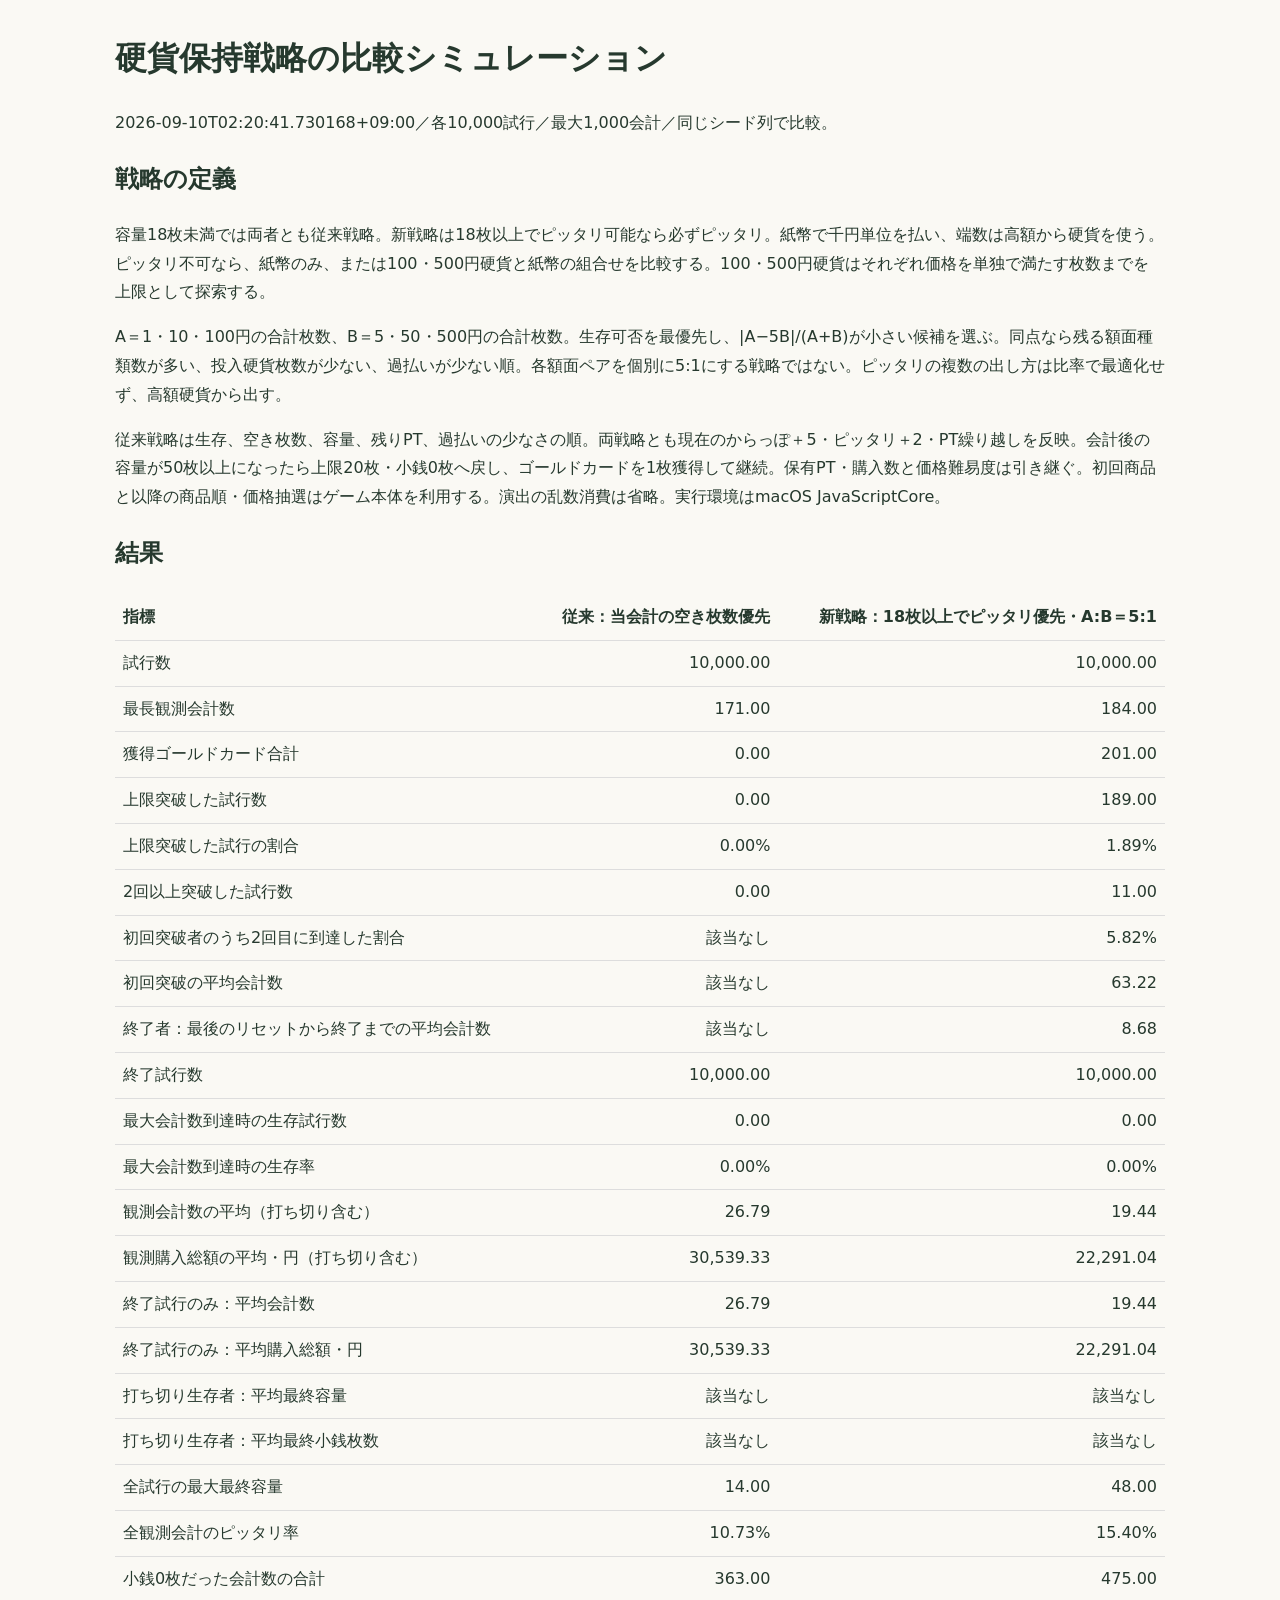
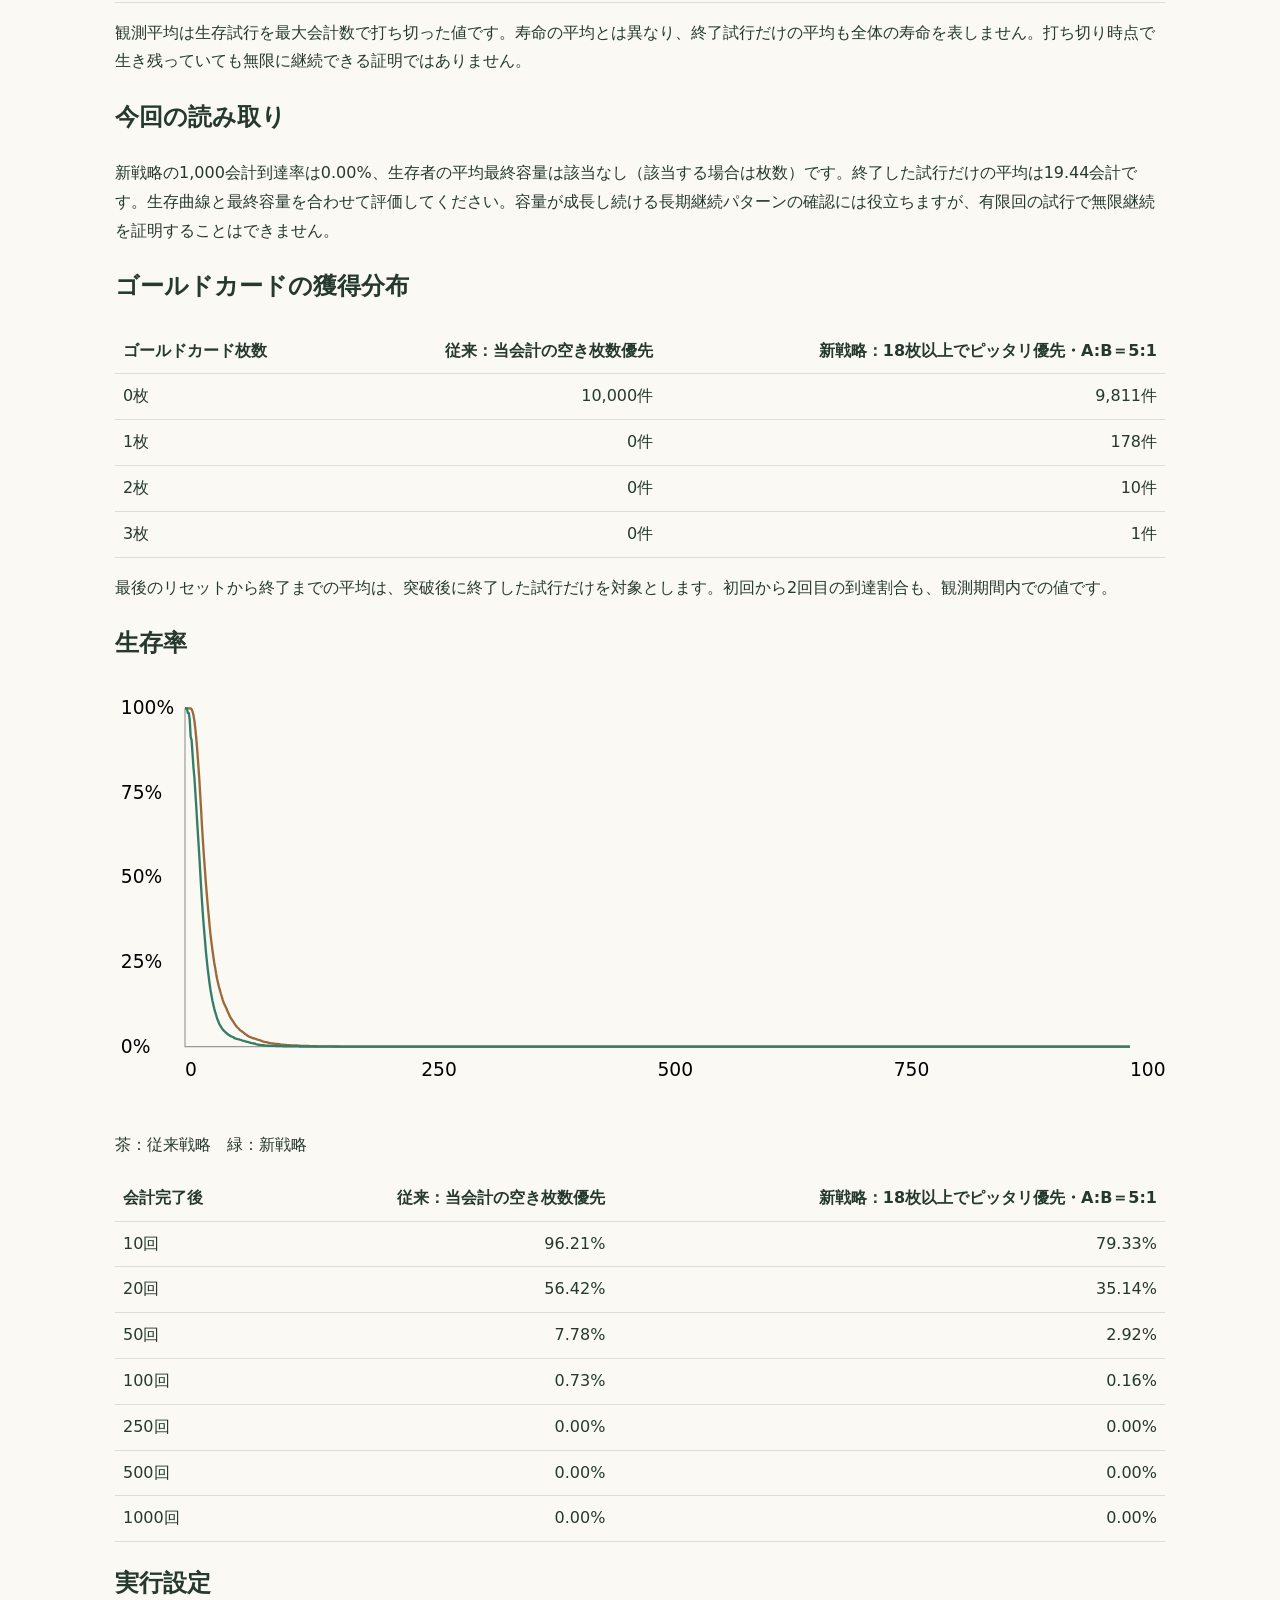
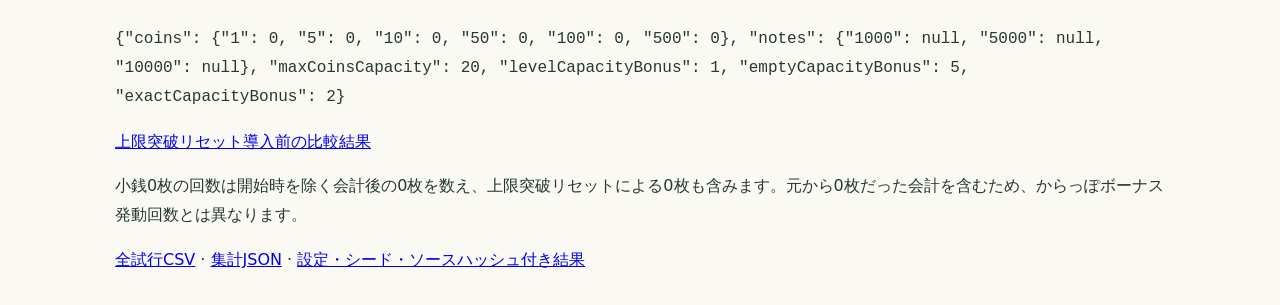
<file: analysis/strategy-comparison/report.html>
<!doctype html><html lang="ja"><meta charset="utf-8"><meta name="viewport" content="width=device-width"><title>硬貨保持戦略の比較</title><style>body{max-width:1050px;margin:30px auto;padding:0 20px;font:16px/1.8 system-ui;color:#26392e;background:#faf9f4}table{width:100%;border-collapse:collapse}th,td{padding:8px;border-bottom:1px solid #ddd;text-align:right}th:first-child,td:first-child{text-align:left}svg{width:100%}pre{white-space:pre-wrap}</style>
<h1>硬貨保持戦略の比較シミュレーション</h1><p>2026-09-10T02:20:41.730168+09:00／各10,000試行／最大1,000会計／同じシード列で比較。</p>
<h2>戦略の定義</h2><p>容量18枚未満では両者とも従来戦略。新戦略は18枚以上でピッタリ可能なら必ずピッタリ。紙幣で千円単位を払い、端数は高額から硬貨を使う。ピッタリ不可なら、紙幣のみ、または100・500円硬貨と紙幣の組合せを比較する。100・500円硬貨はそれぞれ価格を単独で満たす枚数までを上限として探索する。</p><p>A＝1・10・100円の合計枚数、B＝5・50・500円の合計枚数。生存可否を最優先し、|A−5B|/(A+B)が小さい候補を選ぶ。同点なら残る額面種類数が多い、投入硬貨枚数が少ない、過払いが少ない順。各額面ペアを個別に5:1にする戦略ではない。ピッタリの複数の出し方は比率で最適化せず、高額硬貨から出す。</p><p>従来戦略は生存、空き枚数、容量、残りPT、過払いの少なさの順。両戦略とも現在のからっぽ＋5・ピッタリ＋2・PT繰り越しを反映。会計後の容量が50枚以上になったら上限20枚・小銭0枚へ戻し、ゴールドカードを1枚獲得して継続。保有PT・購入数と価格難易度は引き継ぐ。初回商品と以降の商品順・価格抽選はゲーム本体を利用する。演出の乱数消費は省略。実行環境はmacOS JavaScriptCore。</p>
<h2>結果</h2><table><tr><th>指標</th><th>従来：当会計の空き枚数優先</th><th>新戦略：18枚以上でピッタリ優先・A:B＝5:1</th></tr><tr><td>試行数</td><td>10,000.00</td><td>10,000.00</td></tr><tr><td>最長観測会計数</td><td>171.00</td><td>184.00</td></tr><tr><td>獲得ゴールドカード合計</td><td>0.00</td><td>201.00</td></tr><tr><td>上限突破した試行数</td><td>0.00</td><td>189.00</td></tr><tr><td>上限突破した試行の割合</td><td>0.00%</td><td>1.89%</td></tr><tr><td>2回以上突破した試行数</td><td>0.00</td><td>11.00</td></tr><tr><td>初回突破者のうち2回目に到達した割合</td><td>該当なし</td><td>5.82%</td></tr><tr><td>初回突破の平均会計数</td><td>該当なし</td><td>63.22</td></tr><tr><td>終了者：最後のリセットから終了までの平均会計数</td><td>該当なし</td><td>8.68</td></tr><tr><td>終了試行数</td><td>10,000.00</td><td>10,000.00</td></tr><tr><td>最大会計数到達時の生存試行数</td><td>0.00</td><td>0.00</td></tr><tr><td>最大会計数到達時の生存率</td><td>0.00%</td><td>0.00%</td></tr><tr><td>観測会計数の平均（打ち切り含む）</td><td>26.79</td><td>19.44</td></tr><tr><td>観測購入総額の平均・円（打ち切り含む）</td><td>30,539.33</td><td>22,291.04</td></tr><tr><td>終了試行のみ：平均会計数</td><td>26.79</td><td>19.44</td></tr><tr><td>終了試行のみ：平均購入総額・円</td><td>30,539.33</td><td>22,291.04</td></tr><tr><td>打ち切り生存者：平均最終容量</td><td>該当なし</td><td>該当なし</td></tr><tr><td>打ち切り生存者：平均最終小銭枚数</td><td>該当なし</td><td>該当なし</td></tr><tr><td>全試行の最大最終容量</td><td>14.00</td><td>48.00</td></tr><tr><td>全観測会計のピッタリ率</td><td>10.73%</td><td>15.40%</td></tr><tr><td>小銭0枚だった会計数の合計</td><td>363.00</td><td>475.00</td></tr></table><p>観測平均は生存試行を最大会計数で打ち切った値です。寿命の平均とは異なり、終了試行だけの平均も全体の寿命を表しません。打ち切り時点で生き残っていても無限に継続できる証明ではありません。</p>
<h2>今回の読み取り</h2><p>新戦略の1,000会計到達率は0.00%、生存者の平均最終容量は該当なし（該当する場合は枚数）です。終了した試行だけの平均は19.44会計です。生存曲線と最終容量を合わせて評価してください。容量が成長し続ける長期継続パターンの確認には役立ちますが、有限回の試行で無限継続を証明することはできません。</p>
<h2>ゴールドカードの獲得分布</h2><table><tr><th>ゴールドカード枚数</th><th>従来：当会計の空き枚数優先</th><th>新戦略：18枚以上でピッタリ優先・A:B＝5:1</th></tr><tr><td>0枚</td><td>10,000件</td><td>9,811件</td></tr><tr><td>1枚</td><td>0件</td><td>178件</td></tr><tr><td>2枚</td><td>0件</td><td>10件</td></tr><tr><td>3枚</td><td>0件</td><td>1件</td></tr></table><p>最後のリセットから終了までの平均は、突破後に終了した試行だけを対象とします。初回から2回目の到達割合も、観測期間内での値です。</p><h2>生存率</h2><svg viewBox="0 0 900 360" role="img" aria-label="会計数ごとの生存率"><path d="M60 20 V310 H870" fill="none" stroke="#999"/><text x="5" y="315">0%</text><text x="5" y="242.5">25%</text><text x="5" y="170.0">50%</text><text x="5" y="97.5">75%</text><text x="5" y="25">100%</text><text x="60.0" y="335">0</text><text x="262.5" y="335">250</text><text x="465.0" y="335">500</text><text x="667.5" y="335">750</text><text x="870.0" y="335">1000</text><polyline points="60.00,20.00 60.81,20.00 61.62,20.00 62.43,20.00 63.24,20.00 64.05,20.00 64.86,20.12 65.67,20.81 66.48,22.81 67.29,25.92 68.10,30.99 68.91,38.10 69.72,46.45 70.53,56.25 71.34,67.33 72.15,78.93 72.96,92.59 73.77,106.36 74.58,121.15 75.39,134.06 76.20,146.38 77.01,157.40 77.82,168.74 78.63,178.57 79.44,188.23 80.25,196.90 81.06,205.92 81.87,214.16 82.68,220.85 83.49,226.92 84.30,232.77 85.11,238.31 85.92,242.69 86.73,247.74 87.54,252.06 88.35,255.57 89.16,258.96 89.97,261.63 90.78,264.64 91.59,267.28 92.40,270.04 93.21,272.39 94.02,274.19 94.83,275.78 95.64,277.55 96.45,279.69 97.26,281.32 98.07,283.12 98.88,284.89 99.69,286.05 100.50,287.44 101.31,288.45 102.12,289.90 102.93,290.98 103.74,292.17 104.55,293.12 105.36,293.90 106.17,294.60 106.98,295.70 107.79,296.28 108.60,296.81 109.41,297.38 110.22,298.05 111.03,298.72 111.84,299.30 112.65,299.68 113.46,300.46 114.27,301.04 115.08,301.42 115.89,301.79 116.70,302.11 117.51,302.37 118.32,302.81 119.13,302.92 119.94,303.16 120.75,303.36 121.56,303.71 122.37,303.91 123.18,304.08 123.99,304.35 124.80,304.69 125.61,305.04 126.42,305.45 127.23,305.62 128.04,305.80 128.85,306.03 129.66,306.14 130.47,306.29 131.28,306.61 132.09,306.72 132.90,306.95 133.71,307.07 134.52,307.16 135.33,307.27 136.14,307.39 136.95,307.51 137.76,307.59 138.57,307.71 139.38,307.71 140.19,307.85 141.00,307.88 141.81,308.06 142.62,308.20 143.43,308.32 144.24,308.35 145.05,308.46 145.86,308.55 146.67,308.58 147.48,308.61 148.29,308.72 149.10,308.78 149.91,308.81 150.72,308.87 151.53,308.93 152.34,308.96 153.15,308.99 153.96,308.99 154.77,308.99 155.58,309.01 156.39,309.01 157.20,309.10 158.01,309.13 158.82,309.22 159.63,309.25 160.44,309.25 161.25,309.27 162.06,309.30 162.87,309.30 163.68,309.33 164.49,309.36 165.30,309.42 166.11,309.45 166.92,309.48 167.73,309.48 168.54,309.51 169.35,309.51 170.16,309.59 170.97,309.62 171.78,309.65 172.59,309.65 173.40,309.68 174.21,309.68 175.02,309.68 175.83,309.71 176.64,309.71 177.45,309.71 178.26,309.71 179.07,309.74 179.88,309.74 180.69,309.77 181.50,309.77 182.31,309.77 183.12,309.77 183.93,309.77 184.74,309.80 185.55,309.80 186.36,309.80 187.17,309.83 187.98,309.83 188.79,309.86 189.60,309.86 190.41,309.86 191.22,309.86 192.03,309.88 192.84,309.91 193.65,309.94 194.46,309.94 195.27,309.97 196.08,309.97 196.89,309.97 197.70,309.97 198.51,310.00 199.32,310.00 200.13,310.00 200.94,310.00 201.75,310.00 202.56,310.00 203.37,310.00 204.18,310.00 204.99,310.00 205.80,310.00 206.61,310.00 207.42,310.00 208.23,310.00 209.04,310.00 209.85,310.00 210.66,310.00 211.47,310.00 212.28,310.00 213.09,310.00 213.90,310.00 214.71,310.00 215.52,310.00 216.33,310.00 217.14,310.00 217.95,310.00 218.76,310.00 219.57,310.00 220.38,310.00 221.19,310.00 222.00,310.00 222.81,310.00 223.62,310.00 224.43,310.00 225.24,310.00 226.05,310.00 226.86,310.00 227.67,310.00 228.48,310.00 229.29,310.00 230.10,310.00 230.91,310.00 231.72,310.00 232.53,310.00 233.34,310.00 234.15,310.00 234.96,310.00 235.77,310.00 236.58,310.00 237.39,310.00 238.20,310.00 239.01,310.00 239.82,310.00 240.63,310.00 241.44,310.00 242.25,310.00 243.06,310.00 243.87,310.00 244.68,310.00 245.49,310.00 246.30,310.00 247.11,310.00 247.92,310.00 248.73,310.00 249.54,310.00 250.35,310.00 251.16,310.00 251.97,310.00 252.78,310.00 253.59,310.00 254.40,310.00 255.21,310.00 256.02,310.00 256.83,310.00 257.64,310.00 258.45,310.00 259.26,310.00 260.07,310.00 260.88,310.00 261.69,310.00 262.50,310.00 263.31,310.00 264.12,310.00 264.93,310.00 265.74,310.00 266.55,310.00 267.36,310.00 268.17,310.00 268.98,310.00 269.79,310.00 270.60,310.00 271.41,310.00 272.22,310.00 273.03,310.00 273.84,310.00 274.65,310.00 275.46,310.00 276.27,310.00 277.08,310.00 277.89,310.00 278.70,310.00 279.51,310.00 280.32,310.00 281.13,310.00 281.94,310.00 282.75,310.00 283.56,310.00 284.37,310.00 285.18,310.00 285.99,310.00 286.80,310.00 287.61,310.00 288.42,310.00 289.23,310.00 290.04,310.00 290.85,310.00 291.66,310.00 292.47,310.00 293.28,310.00 294.09,310.00 294.90,310.00 295.71,310.00 296.52,310.00 297.33,310.00 298.14,310.00 298.95,310.00 299.76,310.00 300.57,310.00 301.38,310.00 302.19,310.00 303.00,310.00 303.81,310.00 304.62,310.00 305.43,310.00 306.24,310.00 307.05,310.00 307.86,310.00 308.67,310.00 309.48,310.00 310.29,310.00 311.10,310.00 311.91,310.00 312.72,310.00 313.53,310.00 314.34,310.00 315.15,310.00 315.96,310.00 316.77,310.00 317.58,310.00 318.39,310.00 319.20,310.00 320.01,310.00 320.82,310.00 321.63,310.00 322.44,310.00 323.25,310.00 324.06,310.00 324.87,310.00 325.68,310.00 326.49,310.00 327.30,310.00 328.11,310.00 328.92,310.00 329.73,310.00 330.54,310.00 331.35,310.00 332.16,310.00 332.97,310.00 333.78,310.00 334.59,310.00 335.40,310.00 336.21,310.00 337.02,310.00 337.83,310.00 338.64,310.00 339.45,310.00 340.26,310.00 341.07,310.00 341.88,310.00 342.69,310.00 343.50,310.00 344.31,310.00 345.12,310.00 345.93,310.00 346.74,310.00 347.55,310.00 348.36,310.00 349.17,310.00 349.98,310.00 350.79,310.00 351.60,310.00 352.41,310.00 353.22,310.00 354.03,310.00 354.84,310.00 355.65,310.00 356.46,310.00 357.27,310.00 358.08,310.00 358.89,310.00 359.70,310.00 360.51,310.00 361.32,310.00 362.13,310.00 362.94,310.00 363.75,310.00 364.56,310.00 365.37,310.00 366.18,310.00 366.99,310.00 367.80,310.00 368.61,310.00 369.42,310.00 370.23,310.00 371.04,310.00 371.85,310.00 372.66,310.00 373.47,310.00 374.28,310.00 375.09,310.00 375.90,310.00 376.71,310.00 377.52,310.00 378.33,310.00 379.14,310.00 379.95,310.00 380.76,310.00 381.57,310.00 382.38,310.00 383.19,310.00 384.00,310.00 384.81,310.00 385.62,310.00 386.43,310.00 387.24,310.00 388.05,310.00 388.86,310.00 389.67,310.00 390.48,310.00 391.29,310.00 392.10,310.00 392.91,310.00 393.72,310.00 394.53,310.00 395.34,310.00 396.15,310.00 396.96,310.00 397.77,310.00 398.58,310.00 399.39,310.00 400.20,310.00 401.01,310.00 401.82,310.00 402.63,310.00 403.44,310.00 404.25,310.00 405.06,310.00 405.87,310.00 406.68,310.00 407.49,310.00 408.30,310.00 409.11,310.00 409.92,310.00 410.73,310.00 411.54,310.00 412.35,310.00 413.16,310.00 413.97,310.00 414.78,310.00 415.59,310.00 416.40,310.00 417.21,310.00 418.02,310.00 418.83,310.00 419.64,310.00 420.45,310.00 421.26,310.00 422.07,310.00 422.88,310.00 423.69,310.00 424.50,310.00 425.31,310.00 426.12,310.00 426.93,310.00 427.74,310.00 428.55,310.00 429.36,310.00 430.17,310.00 430.98,310.00 431.79,310.00 432.60,310.00 433.41,310.00 434.22,310.00 435.03,310.00 435.84,310.00 436.65,310.00 437.46,310.00 438.27,310.00 439.08,310.00 439.89,310.00 440.70,310.00 441.51,310.00 442.32,310.00 443.13,310.00 443.94,310.00 444.75,310.00 445.56,310.00 446.37,310.00 447.18,310.00 447.99,310.00 448.80,310.00 449.61,310.00 450.42,310.00 451.23,310.00 452.04,310.00 452.85,310.00 453.66,310.00 454.47,310.00 455.28,310.00 456.09,310.00 456.90,310.00 457.71,310.00 458.52,310.00 459.33,310.00 460.14,310.00 460.95,310.00 461.76,310.00 462.57,310.00 463.38,310.00 464.19,310.00 465.00,310.00 465.81,310.00 466.62,310.00 467.43,310.00 468.24,310.00 469.05,310.00 469.86,310.00 470.67,310.00 471.48,310.00 472.29,310.00 473.10,310.00 473.91,310.00 474.72,310.00 475.53,310.00 476.34,310.00 477.15,310.00 477.96,310.00 478.77,310.00 479.58,310.00 480.39,310.00 481.20,310.00 482.01,310.00 482.82,310.00 483.63,310.00 484.44,310.00 485.25,310.00 486.06,310.00 486.87,310.00 487.68,310.00 488.49,310.00 489.30,310.00 490.11,310.00 490.92,310.00 491.73,310.00 492.54,310.00 493.35,310.00 494.16,310.00 494.97,310.00 495.78,310.00 496.59,310.00 497.40,310.00 498.21,310.00 499.02,310.00 499.83,310.00 500.64,310.00 501.45,310.00 502.26,310.00 503.07,310.00 503.88,310.00 504.69,310.00 505.50,310.00 506.31,310.00 507.12,310.00 507.93,310.00 508.74,310.00 509.55,310.00 510.36,310.00 511.17,310.00 511.98,310.00 512.79,310.00 513.60,310.00 514.41,310.00 515.22,310.00 516.03,310.00 516.84,310.00 517.65,310.00 518.46,310.00 519.27,310.00 520.08,310.00 520.89,310.00 521.70,310.00 522.51,310.00 523.32,310.00 524.13,310.00 524.94,310.00 525.75,310.00 526.56,310.00 527.37,310.00 528.18,310.00 528.99,310.00 529.80,310.00 530.61,310.00 531.42,310.00 532.23,310.00 533.04,310.00 533.85,310.00 534.66,310.00 535.47,310.00 536.28,310.00 537.09,310.00 537.90,310.00 538.71,310.00 539.52,310.00 540.33,310.00 541.14,310.00 541.95,310.00 542.76,310.00 543.57,310.00 544.38,310.00 545.19,310.00 546.00,310.00 546.81,310.00 547.62,310.00 548.43,310.00 549.24,310.00 550.05,310.00 550.86,310.00 551.67,310.00 552.48,310.00 553.29,310.00 554.10,310.00 554.91,310.00 555.72,310.00 556.53,310.00 557.34,310.00 558.15,310.00 558.96,310.00 559.77,310.00 560.58,310.00 561.39,310.00 562.20,310.00 563.01,310.00 563.82,310.00 564.63,310.00 565.44,310.00 566.25,310.00 567.06,310.00 567.87,310.00 568.68,310.00 569.49,310.00 570.30,310.00 571.11,310.00 571.92,310.00 572.73,310.00 573.54,310.00 574.35,310.00 575.16,310.00 575.97,310.00 576.78,310.00 577.59,310.00 578.40,310.00 579.21,310.00 580.02,310.00 580.83,310.00 581.64,310.00 582.45,310.00 583.26,310.00 584.07,310.00 584.88,310.00 585.69,310.00 586.50,310.00 587.31,310.00 588.12,310.00 588.93,310.00 589.74,310.00 590.55,310.00 591.36,310.00 592.17,310.00 592.98,310.00 593.79,310.00 594.60,310.00 595.41,310.00 596.22,310.00 597.03,310.00 597.84,310.00 598.65,310.00 599.46,310.00 600.27,310.00 601.08,310.00 601.89,310.00 602.70,310.00 603.51,310.00 604.32,310.00 605.13,310.00 605.94,310.00 606.75,310.00 607.56,310.00 608.37,310.00 609.18,310.00 609.99,310.00 610.80,310.00 611.61,310.00 612.42,310.00 613.23,310.00 614.04,310.00 614.85,310.00 615.66,310.00 616.47,310.00 617.28,310.00 618.09,310.00 618.90,310.00 619.71,310.00 620.52,310.00 621.33,310.00 622.14,310.00 622.95,310.00 623.76,310.00 624.57,310.00 625.38,310.00 626.19,310.00 627.00,310.00 627.81,310.00 628.62,310.00 629.43,310.00 630.24,310.00 631.05,310.00 631.86,310.00 632.67,310.00 633.48,310.00 634.29,310.00 635.10,310.00 635.91,310.00 636.72,310.00 637.53,310.00 638.34,310.00 639.15,310.00 639.96,310.00 640.77,310.00 641.58,310.00 642.39,310.00 643.20,310.00 644.01,310.00 644.82,310.00 645.63,310.00 646.44,310.00 647.25,310.00 648.06,310.00 648.87,310.00 649.68,310.00 650.49,310.00 651.30,310.00 652.11,310.00 652.92,310.00 653.73,310.00 654.54,310.00 655.35,310.00 656.16,310.00 656.97,310.00 657.78,310.00 658.59,310.00 659.40,310.00 660.21,310.00 661.02,310.00 661.83,310.00 662.64,310.00 663.45,310.00 664.26,310.00 665.07,310.00 665.88,310.00 666.69,310.00 667.50,310.00 668.31,310.00 669.12,310.00 669.93,310.00 670.74,310.00 671.55,310.00 672.36,310.00 673.17,310.00 673.98,310.00 674.79,310.00 675.60,310.00 676.41,310.00 677.22,310.00 678.03,310.00 678.84,310.00 679.65,310.00 680.46,310.00 681.27,310.00 682.08,310.00 682.89,310.00 683.70,310.00 684.51,310.00 685.32,310.00 686.13,310.00 686.94,310.00 687.75,310.00 688.56,310.00 689.37,310.00 690.18,310.00 690.99,310.00 691.80,310.00 692.61,310.00 693.42,310.00 694.23,310.00 695.04,310.00 695.85,310.00 696.66,310.00 697.47,310.00 698.28,310.00 699.09,310.00 699.90,310.00 700.71,310.00 701.52,310.00 702.33,310.00 703.14,310.00 703.95,310.00 704.76,310.00 705.57,310.00 706.38,310.00 707.19,310.00 708.00,310.00 708.81,310.00 709.62,310.00 710.43,310.00 711.24,310.00 712.05,310.00 712.86,310.00 713.67,310.00 714.48,310.00 715.29,310.00 716.10,310.00 716.91,310.00 717.72,310.00 718.53,310.00 719.34,310.00 720.15,310.00 720.96,310.00 721.77,310.00 722.58,310.00 723.39,310.00 724.20,310.00 725.01,310.00 725.82,310.00 726.63,310.00 727.44,310.00 728.25,310.00 729.06,310.00 729.87,310.00 730.68,310.00 731.49,310.00 732.30,310.00 733.11,310.00 733.92,310.00 734.73,310.00 735.54,310.00 736.35,310.00 737.16,310.00 737.97,310.00 738.78,310.00 739.59,310.00 740.40,310.00 741.21,310.00 742.02,310.00 742.83,310.00 743.64,310.00 744.45,310.00 745.26,310.00 746.07,310.00 746.88,310.00 747.69,310.00 748.50,310.00 749.31,310.00 750.12,310.00 750.93,310.00 751.74,310.00 752.55,310.00 753.36,310.00 754.17,310.00 754.98,310.00 755.79,310.00 756.60,310.00 757.41,310.00 758.22,310.00 759.03,310.00 759.84,310.00 760.65,310.00 761.46,310.00 762.27,310.00 763.08,310.00 763.89,310.00 764.70,310.00 765.51,310.00 766.32,310.00 767.13,310.00 767.94,310.00 768.75,310.00 769.56,310.00 770.37,310.00 771.18,310.00 771.99,310.00 772.80,310.00 773.61,310.00 774.42,310.00 775.23,310.00 776.04,310.00 776.85,310.00 777.66,310.00 778.47,310.00 779.28,310.00 780.09,310.00 780.90,310.00 781.71,310.00 782.52,310.00 783.33,310.00 784.14,310.00 784.95,310.00 785.76,310.00 786.57,310.00 787.38,310.00 788.19,310.00 789.00,310.00 789.81,310.00 790.62,310.00 791.43,310.00 792.24,310.00 793.05,310.00 793.86,310.00 794.67,310.00 795.48,310.00 796.29,310.00 797.10,310.00 797.91,310.00 798.72,310.00 799.53,310.00 800.34,310.00 801.15,310.00 801.96,310.00 802.77,310.00 803.58,310.00 804.39,310.00 805.20,310.00 806.01,310.00 806.82,310.00 807.63,310.00 808.44,310.00 809.25,310.00 810.06,310.00 810.87,310.00 811.68,310.00 812.49,310.00 813.30,310.00 814.11,310.00 814.92,310.00 815.73,310.00 816.54,310.00 817.35,310.00 818.16,310.00 818.97,310.00 819.78,310.00 820.59,310.00 821.40,310.00 822.21,310.00 823.02,310.00 823.83,310.00 824.64,310.00 825.45,310.00 826.26,310.00 827.07,310.00 827.88,310.00 828.69,310.00 829.50,310.00 830.31,310.00 831.12,310.00 831.93,310.00 832.74,310.00 833.55,310.00 834.36,310.00 835.17,310.00 835.98,310.00 836.79,310.00 837.60,310.00 838.41,310.00 839.22,310.00 840.03,310.00 840.84,310.00 841.65,310.00 842.46,310.00 843.27,310.00 844.08,310.00 844.89,310.00 845.70,310.00 846.51,310.00 847.32,310.00 848.13,310.00 848.94,310.00 849.75,310.00 850.56,310.00 851.37,310.00 852.18,310.00 852.99,310.00 853.80,310.00 854.61,310.00 855.42,310.00 856.23,310.00 857.04,310.00 857.85,310.00 858.66,310.00 859.47,310.00 860.28,310.00 861.09,310.00 861.90,310.00 862.71,310.00 863.52,310.00 864.33,310.00 865.14,310.00 865.95,310.00 866.76,310.00 867.57,310.00 868.38,310.00 869.19,310.00 870.00,310.00" fill="none" stroke="#9b6a3c" stroke-width="2"/><polyline points="60.00,20.00 60.81,20.00 61.62,20.00 62.43,23.89 63.24,24.18 64.05,29.89 64.86,44.39 65.67,47.40 66.48,59.27 67.29,71.10 68.10,79.94 68.91,92.91 69.72,105.43 70.53,118.89 71.34,131.77 72.15,144.61 72.96,158.62 73.77,172.74 74.58,185.65 75.39,197.51 76.20,208.09 77.01,217.40 77.82,227.44 78.63,235.44 79.44,243.01 80.25,249.42 81.06,255.86 81.87,261.43 82.68,266.01 83.49,270.42 84.30,274.04 85.11,277.58 85.92,280.45 86.73,283.09 87.54,285.87 88.35,287.96 89.16,289.96 89.97,291.56 90.78,292.86 91.59,294.11 92.40,295.27 93.21,296.20 94.02,296.89 94.83,297.79 95.64,298.46 96.45,299.18 97.26,299.79 98.07,300.23 98.88,300.84 99.69,301.15 100.50,301.53 101.31,301.82 102.12,302.49 102.93,302.84 103.74,303.16 104.55,303.39 105.36,303.59 106.17,303.76 106.98,304.03 107.79,304.17 108.60,304.52 109.41,304.81 110.22,305.13 111.03,305.33 111.84,305.50 112.65,305.80 113.46,305.91 114.27,306.14 115.08,306.40 115.89,306.52 116.70,306.90 117.51,307.04 118.32,307.16 119.13,307.27 119.94,307.48 120.75,307.82 121.56,308.06 122.37,308.29 123.18,308.35 123.99,308.40 124.80,308.55 125.61,308.67 126.42,308.75 127.23,308.81 128.04,308.87 128.85,308.99 129.66,309.04 130.47,309.10 131.28,309.19 132.09,309.19 132.90,309.27 133.71,309.33 134.52,309.36 135.33,309.36 136.14,309.36 136.95,309.39 137.76,309.42 138.57,309.45 139.38,309.45 140.19,309.51 141.00,309.54 141.81,309.56 142.62,309.56 143.43,309.56 144.24,309.62 145.05,309.65 145.86,309.65 146.67,309.65 147.48,309.65 148.29,309.65 149.10,309.68 149.91,309.68 150.72,309.71 151.53,309.74 152.34,309.74 153.15,309.74 153.96,309.74 154.77,309.74 155.58,309.80 156.39,309.80 157.20,309.80 158.01,309.83 158.82,309.83 159.63,309.83 160.44,309.88 161.25,309.88 162.06,309.91 162.87,309.91 163.68,309.91 164.49,309.94 165.30,309.94 166.11,309.94 166.92,309.94 167.73,309.94 168.54,309.94 169.35,309.94 170.16,309.94 170.97,309.94 171.78,309.94 172.59,309.94 173.40,309.94 174.21,309.94 175.02,309.94 175.83,309.94 176.64,309.94 177.45,309.94 178.26,309.94 179.07,309.94 179.88,309.94 180.69,309.94 181.50,309.94 182.31,309.97 183.12,309.97 183.93,309.97 184.74,309.97 185.55,309.97 186.36,309.97 187.17,309.97 187.98,309.97 188.79,309.97 189.60,309.97 190.41,309.97 191.22,309.97 192.03,309.97 192.84,309.97 193.65,309.97 194.46,309.97 195.27,309.97 196.08,309.97 196.89,309.97 197.70,309.97 198.51,309.97 199.32,309.97 200.13,309.97 200.94,309.97 201.75,309.97 202.56,309.97 203.37,309.97 204.18,309.97 204.99,309.97 205.80,309.97 206.61,309.97 207.42,309.97 208.23,309.97 209.04,310.00 209.85,310.00 210.66,310.00 211.47,310.00 212.28,310.00 213.09,310.00 213.90,310.00 214.71,310.00 215.52,310.00 216.33,310.00 217.14,310.00 217.95,310.00 218.76,310.00 219.57,310.00 220.38,310.00 221.19,310.00 222.00,310.00 222.81,310.00 223.62,310.00 224.43,310.00 225.24,310.00 226.05,310.00 226.86,310.00 227.67,310.00 228.48,310.00 229.29,310.00 230.10,310.00 230.91,310.00 231.72,310.00 232.53,310.00 233.34,310.00 234.15,310.00 234.96,310.00 235.77,310.00 236.58,310.00 237.39,310.00 238.20,310.00 239.01,310.00 239.82,310.00 240.63,310.00 241.44,310.00 242.25,310.00 243.06,310.00 243.87,310.00 244.68,310.00 245.49,310.00 246.30,310.00 247.11,310.00 247.92,310.00 248.73,310.00 249.54,310.00 250.35,310.00 251.16,310.00 251.97,310.00 252.78,310.00 253.59,310.00 254.40,310.00 255.21,310.00 256.02,310.00 256.83,310.00 257.64,310.00 258.45,310.00 259.26,310.00 260.07,310.00 260.88,310.00 261.69,310.00 262.50,310.00 263.31,310.00 264.12,310.00 264.93,310.00 265.74,310.00 266.55,310.00 267.36,310.00 268.17,310.00 268.98,310.00 269.79,310.00 270.60,310.00 271.41,310.00 272.22,310.00 273.03,310.00 273.84,310.00 274.65,310.00 275.46,310.00 276.27,310.00 277.08,310.00 277.89,310.00 278.70,310.00 279.51,310.00 280.32,310.00 281.13,310.00 281.94,310.00 282.75,310.00 283.56,310.00 284.37,310.00 285.18,310.00 285.99,310.00 286.80,310.00 287.61,310.00 288.42,310.00 289.23,310.00 290.04,310.00 290.85,310.00 291.66,310.00 292.47,310.00 293.28,310.00 294.09,310.00 294.90,310.00 295.71,310.00 296.52,310.00 297.33,310.00 298.14,310.00 298.95,310.00 299.76,310.00 300.57,310.00 301.38,310.00 302.19,310.00 303.00,310.00 303.81,310.00 304.62,310.00 305.43,310.00 306.24,310.00 307.05,310.00 307.86,310.00 308.67,310.00 309.48,310.00 310.29,310.00 311.10,310.00 311.91,310.00 312.72,310.00 313.53,310.00 314.34,310.00 315.15,310.00 315.96,310.00 316.77,310.00 317.58,310.00 318.39,310.00 319.20,310.00 320.01,310.00 320.82,310.00 321.63,310.00 322.44,310.00 323.25,310.00 324.06,310.00 324.87,310.00 325.68,310.00 326.49,310.00 327.30,310.00 328.11,310.00 328.92,310.00 329.73,310.00 330.54,310.00 331.35,310.00 332.16,310.00 332.97,310.00 333.78,310.00 334.59,310.00 335.40,310.00 336.21,310.00 337.02,310.00 337.83,310.00 338.64,310.00 339.45,310.00 340.26,310.00 341.07,310.00 341.88,310.00 342.69,310.00 343.50,310.00 344.31,310.00 345.12,310.00 345.93,310.00 346.74,310.00 347.55,310.00 348.36,310.00 349.17,310.00 349.98,310.00 350.79,310.00 351.60,310.00 352.41,310.00 353.22,310.00 354.03,310.00 354.84,310.00 355.65,310.00 356.46,310.00 357.27,310.00 358.08,310.00 358.89,310.00 359.70,310.00 360.51,310.00 361.32,310.00 362.13,310.00 362.94,310.00 363.75,310.00 364.56,310.00 365.37,310.00 366.18,310.00 366.99,310.00 367.80,310.00 368.61,310.00 369.42,310.00 370.23,310.00 371.04,310.00 371.85,310.00 372.66,310.00 373.47,310.00 374.28,310.00 375.09,310.00 375.90,310.00 376.71,310.00 377.52,310.00 378.33,310.00 379.14,310.00 379.95,310.00 380.76,310.00 381.57,310.00 382.38,310.00 383.19,310.00 384.00,310.00 384.81,310.00 385.62,310.00 386.43,310.00 387.24,310.00 388.05,310.00 388.86,310.00 389.67,310.00 390.48,310.00 391.29,310.00 392.10,310.00 392.91,310.00 393.72,310.00 394.53,310.00 395.34,310.00 396.15,310.00 396.96,310.00 397.77,310.00 398.58,310.00 399.39,310.00 400.20,310.00 401.01,310.00 401.82,310.00 402.63,310.00 403.44,310.00 404.25,310.00 405.06,310.00 405.87,310.00 406.68,310.00 407.49,310.00 408.30,310.00 409.11,310.00 409.92,310.00 410.73,310.00 411.54,310.00 412.35,310.00 413.16,310.00 413.97,310.00 414.78,310.00 415.59,310.00 416.40,310.00 417.21,310.00 418.02,310.00 418.83,310.00 419.64,310.00 420.45,310.00 421.26,310.00 422.07,310.00 422.88,310.00 423.69,310.00 424.50,310.00 425.31,310.00 426.12,310.00 426.93,310.00 427.74,310.00 428.55,310.00 429.36,310.00 430.17,310.00 430.98,310.00 431.79,310.00 432.60,310.00 433.41,310.00 434.22,310.00 435.03,310.00 435.84,310.00 436.65,310.00 437.46,310.00 438.27,310.00 439.08,310.00 439.89,310.00 440.70,310.00 441.51,310.00 442.32,310.00 443.13,310.00 443.94,310.00 444.75,310.00 445.56,310.00 446.37,310.00 447.18,310.00 447.99,310.00 448.80,310.00 449.61,310.00 450.42,310.00 451.23,310.00 452.04,310.00 452.85,310.00 453.66,310.00 454.47,310.00 455.28,310.00 456.09,310.00 456.90,310.00 457.71,310.00 458.52,310.00 459.33,310.00 460.14,310.00 460.95,310.00 461.76,310.00 462.57,310.00 463.38,310.00 464.19,310.00 465.00,310.00 465.81,310.00 466.62,310.00 467.43,310.00 468.24,310.00 469.05,310.00 469.86,310.00 470.67,310.00 471.48,310.00 472.29,310.00 473.10,310.00 473.91,310.00 474.72,310.00 475.53,310.00 476.34,310.00 477.15,310.00 477.96,310.00 478.77,310.00 479.58,310.00 480.39,310.00 481.20,310.00 482.01,310.00 482.82,310.00 483.63,310.00 484.44,310.00 485.25,310.00 486.06,310.00 486.87,310.00 487.68,310.00 488.49,310.00 489.30,310.00 490.11,310.00 490.92,310.00 491.73,310.00 492.54,310.00 493.35,310.00 494.16,310.00 494.97,310.00 495.78,310.00 496.59,310.00 497.40,310.00 498.21,310.00 499.02,310.00 499.83,310.00 500.64,310.00 501.45,310.00 502.26,310.00 503.07,310.00 503.88,310.00 504.69,310.00 505.50,310.00 506.31,310.00 507.12,310.00 507.93,310.00 508.74,310.00 509.55,310.00 510.36,310.00 511.17,310.00 511.98,310.00 512.79,310.00 513.60,310.00 514.41,310.00 515.22,310.00 516.03,310.00 516.84,310.00 517.65,310.00 518.46,310.00 519.27,310.00 520.08,310.00 520.89,310.00 521.70,310.00 522.51,310.00 523.32,310.00 524.13,310.00 524.94,310.00 525.75,310.00 526.56,310.00 527.37,310.00 528.18,310.00 528.99,310.00 529.80,310.00 530.61,310.00 531.42,310.00 532.23,310.00 533.04,310.00 533.85,310.00 534.66,310.00 535.47,310.00 536.28,310.00 537.09,310.00 537.90,310.00 538.71,310.00 539.52,310.00 540.33,310.00 541.14,310.00 541.95,310.00 542.76,310.00 543.57,310.00 544.38,310.00 545.19,310.00 546.00,310.00 546.81,310.00 547.62,310.00 548.43,310.00 549.24,310.00 550.05,310.00 550.86,310.00 551.67,310.00 552.48,310.00 553.29,310.00 554.10,310.00 554.91,310.00 555.72,310.00 556.53,310.00 557.34,310.00 558.15,310.00 558.96,310.00 559.77,310.00 560.58,310.00 561.39,310.00 562.20,310.00 563.01,310.00 563.82,310.00 564.63,310.00 565.44,310.00 566.25,310.00 567.06,310.00 567.87,310.00 568.68,310.00 569.49,310.00 570.30,310.00 571.11,310.00 571.92,310.00 572.73,310.00 573.54,310.00 574.35,310.00 575.16,310.00 575.97,310.00 576.78,310.00 577.59,310.00 578.40,310.00 579.21,310.00 580.02,310.00 580.83,310.00 581.64,310.00 582.45,310.00 583.26,310.00 584.07,310.00 584.88,310.00 585.69,310.00 586.50,310.00 587.31,310.00 588.12,310.00 588.93,310.00 589.74,310.00 590.55,310.00 591.36,310.00 592.17,310.00 592.98,310.00 593.79,310.00 594.60,310.00 595.41,310.00 596.22,310.00 597.03,310.00 597.84,310.00 598.65,310.00 599.46,310.00 600.27,310.00 601.08,310.00 601.89,310.00 602.70,310.00 603.51,310.00 604.32,310.00 605.13,310.00 605.94,310.00 606.75,310.00 607.56,310.00 608.37,310.00 609.18,310.00 609.99,310.00 610.80,310.00 611.61,310.00 612.42,310.00 613.23,310.00 614.04,310.00 614.85,310.00 615.66,310.00 616.47,310.00 617.28,310.00 618.09,310.00 618.90,310.00 619.71,310.00 620.52,310.00 621.33,310.00 622.14,310.00 622.95,310.00 623.76,310.00 624.57,310.00 625.38,310.00 626.19,310.00 627.00,310.00 627.81,310.00 628.62,310.00 629.43,310.00 630.24,310.00 631.05,310.00 631.86,310.00 632.67,310.00 633.48,310.00 634.29,310.00 635.10,310.00 635.91,310.00 636.72,310.00 637.53,310.00 638.34,310.00 639.15,310.00 639.96,310.00 640.77,310.00 641.58,310.00 642.39,310.00 643.20,310.00 644.01,310.00 644.82,310.00 645.63,310.00 646.44,310.00 647.25,310.00 648.06,310.00 648.87,310.00 649.68,310.00 650.49,310.00 651.30,310.00 652.11,310.00 652.92,310.00 653.73,310.00 654.54,310.00 655.35,310.00 656.16,310.00 656.97,310.00 657.78,310.00 658.59,310.00 659.40,310.00 660.21,310.00 661.02,310.00 661.83,310.00 662.64,310.00 663.45,310.00 664.26,310.00 665.07,310.00 665.88,310.00 666.69,310.00 667.50,310.00 668.31,310.00 669.12,310.00 669.93,310.00 670.74,310.00 671.55,310.00 672.36,310.00 673.17,310.00 673.98,310.00 674.79,310.00 675.60,310.00 676.41,310.00 677.22,310.00 678.03,310.00 678.84,310.00 679.65,310.00 680.46,310.00 681.27,310.00 682.08,310.00 682.89,310.00 683.70,310.00 684.51,310.00 685.32,310.00 686.13,310.00 686.94,310.00 687.75,310.00 688.56,310.00 689.37,310.00 690.18,310.00 690.99,310.00 691.80,310.00 692.61,310.00 693.42,310.00 694.23,310.00 695.04,310.00 695.85,310.00 696.66,310.00 697.47,310.00 698.28,310.00 699.09,310.00 699.90,310.00 700.71,310.00 701.52,310.00 702.33,310.00 703.14,310.00 703.95,310.00 704.76,310.00 705.57,310.00 706.38,310.00 707.19,310.00 708.00,310.00 708.81,310.00 709.62,310.00 710.43,310.00 711.24,310.00 712.05,310.00 712.86,310.00 713.67,310.00 714.48,310.00 715.29,310.00 716.10,310.00 716.91,310.00 717.72,310.00 718.53,310.00 719.34,310.00 720.15,310.00 720.96,310.00 721.77,310.00 722.58,310.00 723.39,310.00 724.20,310.00 725.01,310.00 725.82,310.00 726.63,310.00 727.44,310.00 728.25,310.00 729.06,310.00 729.87,310.00 730.68,310.00 731.49,310.00 732.30,310.00 733.11,310.00 733.92,310.00 734.73,310.00 735.54,310.00 736.35,310.00 737.16,310.00 737.97,310.00 738.78,310.00 739.59,310.00 740.40,310.00 741.21,310.00 742.02,310.00 742.83,310.00 743.64,310.00 744.45,310.00 745.26,310.00 746.07,310.00 746.88,310.00 747.69,310.00 748.50,310.00 749.31,310.00 750.12,310.00 750.93,310.00 751.74,310.00 752.55,310.00 753.36,310.00 754.17,310.00 754.98,310.00 755.79,310.00 756.60,310.00 757.41,310.00 758.22,310.00 759.03,310.00 759.84,310.00 760.65,310.00 761.46,310.00 762.27,310.00 763.08,310.00 763.89,310.00 764.70,310.00 765.51,310.00 766.32,310.00 767.13,310.00 767.94,310.00 768.75,310.00 769.56,310.00 770.37,310.00 771.18,310.00 771.99,310.00 772.80,310.00 773.61,310.00 774.42,310.00 775.23,310.00 776.04,310.00 776.85,310.00 777.66,310.00 778.47,310.00 779.28,310.00 780.09,310.00 780.90,310.00 781.71,310.00 782.52,310.00 783.33,310.00 784.14,310.00 784.95,310.00 785.76,310.00 786.57,310.00 787.38,310.00 788.19,310.00 789.00,310.00 789.81,310.00 790.62,310.00 791.43,310.00 792.24,310.00 793.05,310.00 793.86,310.00 794.67,310.00 795.48,310.00 796.29,310.00 797.10,310.00 797.91,310.00 798.72,310.00 799.53,310.00 800.34,310.00 801.15,310.00 801.96,310.00 802.77,310.00 803.58,310.00 804.39,310.00 805.20,310.00 806.01,310.00 806.82,310.00 807.63,310.00 808.44,310.00 809.25,310.00 810.06,310.00 810.87,310.00 811.68,310.00 812.49,310.00 813.30,310.00 814.11,310.00 814.92,310.00 815.73,310.00 816.54,310.00 817.35,310.00 818.16,310.00 818.97,310.00 819.78,310.00 820.59,310.00 821.40,310.00 822.21,310.00 823.02,310.00 823.83,310.00 824.64,310.00 825.45,310.00 826.26,310.00 827.07,310.00 827.88,310.00 828.69,310.00 829.50,310.00 830.31,310.00 831.12,310.00 831.93,310.00 832.74,310.00 833.55,310.00 834.36,310.00 835.17,310.00 835.98,310.00 836.79,310.00 837.60,310.00 838.41,310.00 839.22,310.00 840.03,310.00 840.84,310.00 841.65,310.00 842.46,310.00 843.27,310.00 844.08,310.00 844.89,310.00 845.70,310.00 846.51,310.00 847.32,310.00 848.13,310.00 848.94,310.00 849.75,310.00 850.56,310.00 851.37,310.00 852.18,310.00 852.99,310.00 853.80,310.00 854.61,310.00 855.42,310.00 856.23,310.00 857.04,310.00 857.85,310.00 858.66,310.00 859.47,310.00 860.28,310.00 861.09,310.00 861.90,310.00 862.71,310.00 863.52,310.00 864.33,310.00 865.14,310.00 865.95,310.00 866.76,310.00 867.57,310.00 868.38,310.00 869.19,310.00 870.00,310.00" fill="none" stroke="#347d67" stroke-width="2"/></svg><p>茶：従来戦略　緑：新戦略</p><table><tr><th>会計完了後</th><th>従来：当会計の空き枚数優先</th><th>新戦略：18枚以上でピッタリ優先・A:B＝5:1</th></tr><tr><td>10回</td><td>96.21%</td><td>79.33%</td></tr><tr><td>20回</td><td>56.42%</td><td>35.14%</td></tr><tr><td>50回</td><td>7.78%</td><td>2.92%</td></tr><tr><td>100回</td><td>0.73%</td><td>0.16%</td></tr><tr><td>250回</td><td>0.00%</td><td>0.00%</td></tr><tr><td>500回</td><td>0.00%</td><td>0.00%</td></tr><tr><td>1000回</td><td>0.00%</td><td>0.00%</td></tr></table><h2>実行設定</h2><pre>{&quot;coins&quot;: {&quot;1&quot;: 0, &quot;5&quot;: 0, &quot;10&quot;: 0, &quot;50&quot;: 0, &quot;100&quot;: 0, &quot;500&quot;: 0}, &quot;notes&quot;: {&quot;1000&quot;: null, &quot;5000&quot;: null, &quot;10000&quot;: null}, &quot;maxCoinsCapacity&quot;: 20, &quot;levelCapacityBonus&quot;: 1, &quot;emptyCapacityBonus&quot;: 5, &quot;exactCapacityBonus&quot;: 2}</pre><p><a href="before-breakthrough/report.html">上限突破リセット導入前の比較結果</a></p><p>小銭0枚の回数は開始時を除く会計後の0枚を数え、上限突破リセットによる0枚も含みます。元から0枚だった会計を含むため、からっぽボーナス発動回数とは異なります。</p><p><a href="results.csv">全試行CSV</a> · <a href="summary.json">集計JSON</a> · <a href="results.json">設定・シード・ソースハッシュ付き結果</a></p></html>
</file>
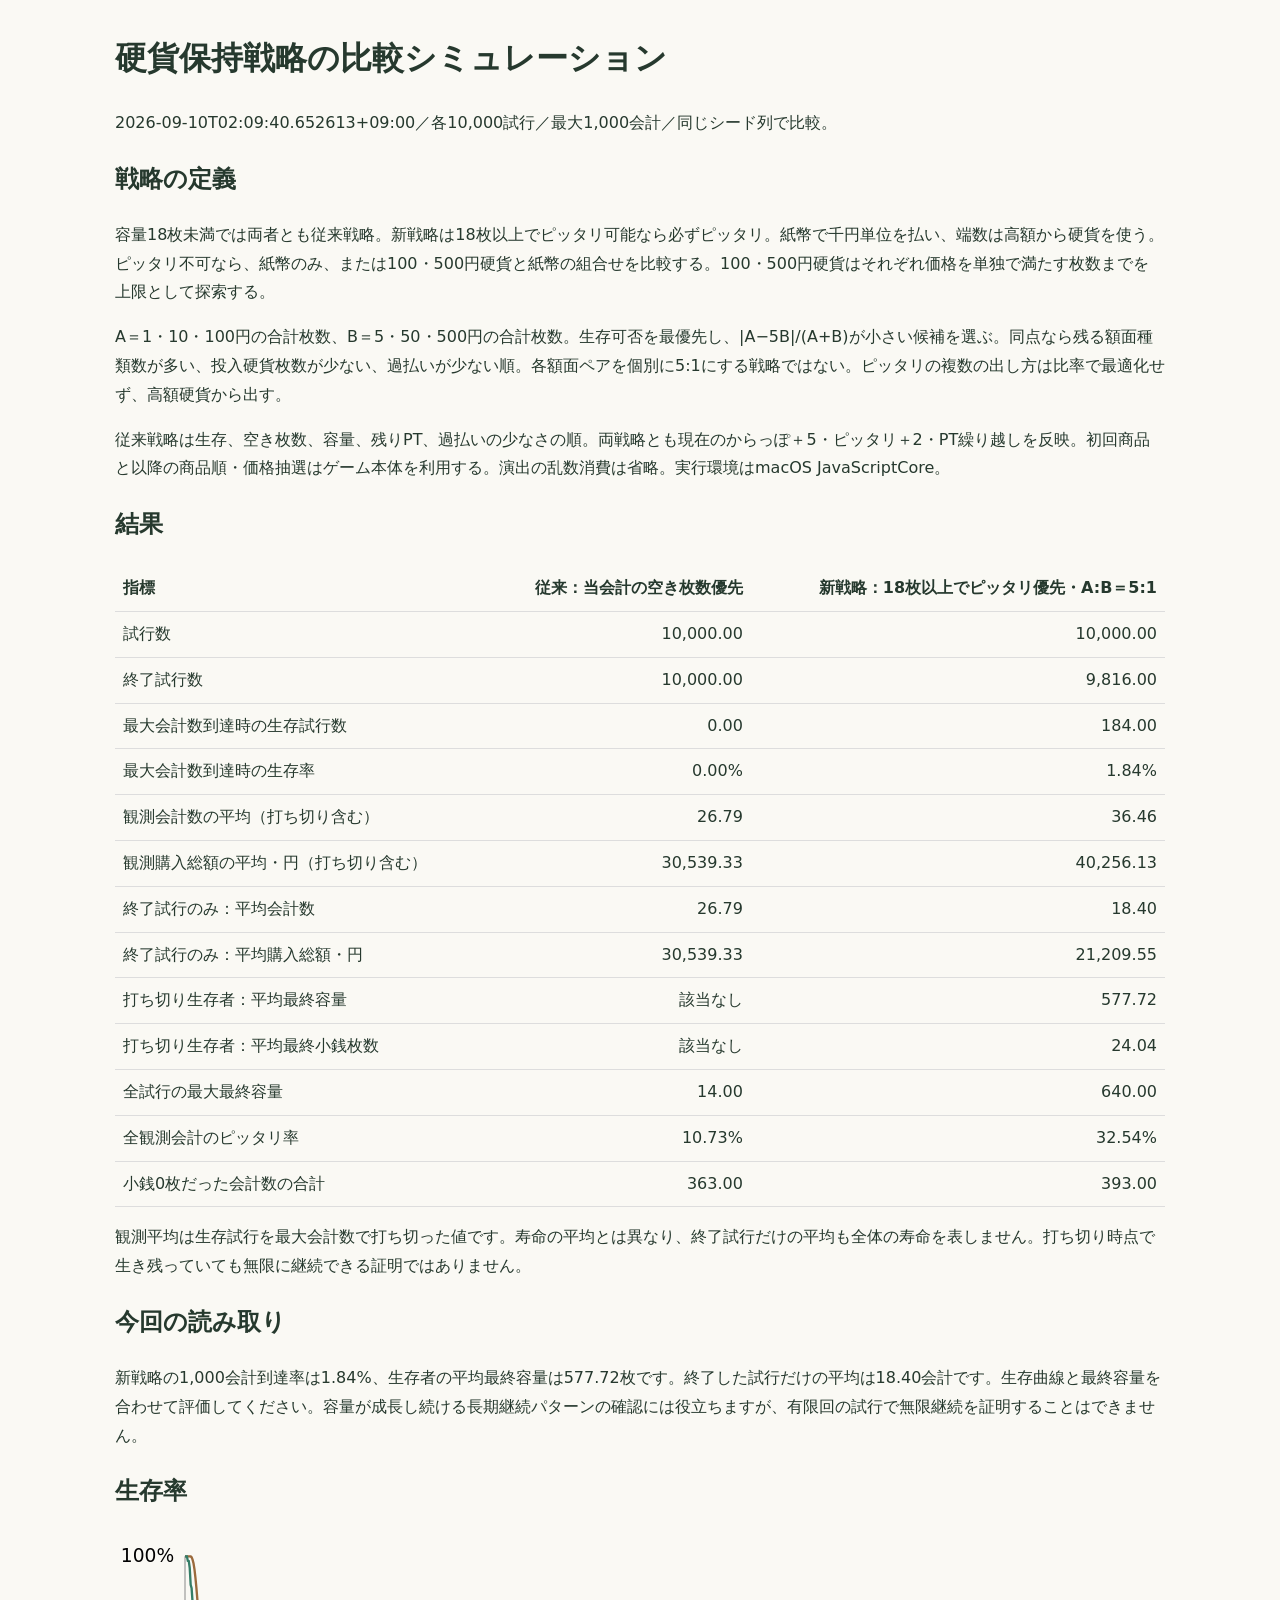
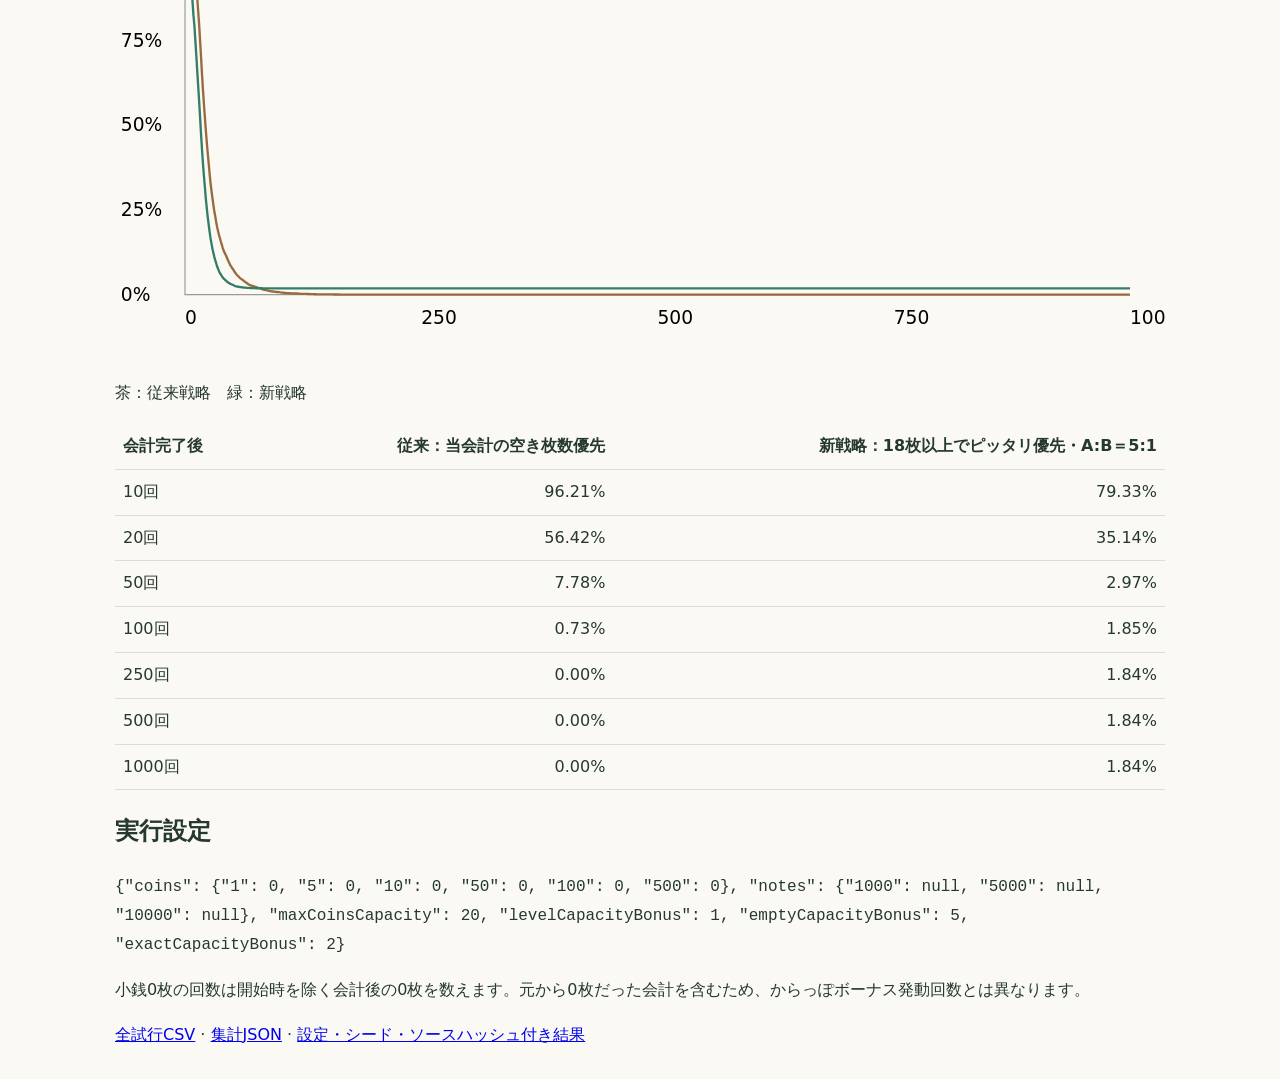
<file: analysis/strategy-comparison/before-breakthrough/report.html>
<!doctype html><html lang="ja"><meta charset="utf-8"><meta name="viewport" content="width=device-width"><title>硬貨保持戦略の比較</title><style>body{max-width:1050px;margin:30px auto;padding:0 20px;font:16px/1.8 system-ui;color:#26392e;background:#faf9f4}table{width:100%;border-collapse:collapse}th,td{padding:8px;border-bottom:1px solid #ddd;text-align:right}th:first-child,td:first-child{text-align:left}svg{width:100%}pre{white-space:pre-wrap}</style>
<h1>硬貨保持戦略の比較シミュレーション</h1><p>2026-09-10T02:09:40.652613+09:00／各10,000試行／最大1,000会計／同じシード列で比較。</p>
<h2>戦略の定義</h2><p>容量18枚未満では両者とも従来戦略。新戦略は18枚以上でピッタリ可能なら必ずピッタリ。紙幣で千円単位を払い、端数は高額から硬貨を使う。ピッタリ不可なら、紙幣のみ、または100・500円硬貨と紙幣の組合せを比較する。100・500円硬貨はそれぞれ価格を単独で満たす枚数までを上限として探索する。</p><p>A＝1・10・100円の合計枚数、B＝5・50・500円の合計枚数。生存可否を最優先し、|A−5B|/(A+B)が小さい候補を選ぶ。同点なら残る額面種類数が多い、投入硬貨枚数が少ない、過払いが少ない順。各額面ペアを個別に5:1にする戦略ではない。ピッタリの複数の出し方は比率で最適化せず、高額硬貨から出す。</p><p>従来戦略は生存、空き枚数、容量、残りPT、過払いの少なさの順。両戦略とも現在のからっぽ＋5・ピッタリ＋2・PT繰り越しを反映。初回商品と以降の商品順・価格抽選はゲーム本体を利用する。演出の乱数消費は省略。実行環境はmacOS JavaScriptCore。</p>
<h2>結果</h2><table><tr><th>指標</th><th>従来：当会計の空き枚数優先</th><th>新戦略：18枚以上でピッタリ優先・A:B＝5:1</th></tr><tr><td>試行数</td><td>10,000.00</td><td>10,000.00</td></tr><tr><td>終了試行数</td><td>10,000.00</td><td>9,816.00</td></tr><tr><td>最大会計数到達時の生存試行数</td><td>0.00</td><td>184.00</td></tr><tr><td>最大会計数到達時の生存率</td><td>0.00%</td><td>1.84%</td></tr><tr><td>観測会計数の平均（打ち切り含む）</td><td>26.79</td><td>36.46</td></tr><tr><td>観測購入総額の平均・円（打ち切り含む）</td><td>30,539.33</td><td>40,256.13</td></tr><tr><td>終了試行のみ：平均会計数</td><td>26.79</td><td>18.40</td></tr><tr><td>終了試行のみ：平均購入総額・円</td><td>30,539.33</td><td>21,209.55</td></tr><tr><td>打ち切り生存者：平均最終容量</td><td>該当なし</td><td>577.72</td></tr><tr><td>打ち切り生存者：平均最終小銭枚数</td><td>該当なし</td><td>24.04</td></tr><tr><td>全試行の最大最終容量</td><td>14.00</td><td>640.00</td></tr><tr><td>全観測会計のピッタリ率</td><td>10.73%</td><td>32.54%</td></tr><tr><td>小銭0枚だった会計数の合計</td><td>363.00</td><td>393.00</td></tr></table><p>観測平均は生存試行を最大会計数で打ち切った値です。寿命の平均とは異なり、終了試行だけの平均も全体の寿命を表しません。打ち切り時点で生き残っていても無限に継続できる証明ではありません。</p>
<h2>今回の読み取り</h2><p>新戦略の1,000会計到達率は1.84%、生存者の平均最終容量は577.72枚です。終了した試行だけの平均は18.40会計です。生存曲線と最終容量を合わせて評価してください。容量が成長し続ける長期継続パターンの確認には役立ちますが、有限回の試行で無限継続を証明することはできません。</p>
<h2>生存率</h2><svg viewBox="0 0 900 360" role="img" aria-label="会計数ごとの生存率"><path d="M60 20 V310 H870" fill="none" stroke="#999"/><text x="5" y="315">0%</text><text x="5" y="242.5">25%</text><text x="5" y="170.0">50%</text><text x="5" y="97.5">75%</text><text x="5" y="25">100%</text><text x="60.0" y="335">0</text><text x="262.5" y="335">250</text><text x="465.0" y="335">500</text><text x="667.5" y="335">750</text><text x="870.0" y="335">1000</text><polyline points="60.00,20.00 60.81,20.00 61.62,20.00 62.43,20.00 63.24,20.00 64.05,20.00 64.86,20.12 65.67,20.81 66.48,22.81 67.29,25.92 68.10,30.99 68.91,38.10 69.72,46.45 70.53,56.25 71.34,67.33 72.15,78.93 72.96,92.59 73.77,106.36 74.58,121.15 75.39,134.06 76.20,146.38 77.01,157.40 77.82,168.74 78.63,178.57 79.44,188.23 80.25,196.90 81.06,205.92 81.87,214.16 82.68,220.85 83.49,226.92 84.30,232.77 85.11,238.31 85.92,242.69 86.73,247.74 87.54,252.06 88.35,255.57 89.16,258.96 89.97,261.63 90.78,264.64 91.59,267.28 92.40,270.04 93.21,272.39 94.02,274.19 94.83,275.78 95.64,277.55 96.45,279.69 97.26,281.32 98.07,283.12 98.88,284.89 99.69,286.05 100.50,287.44 101.31,288.45 102.12,289.90 102.93,290.98 103.74,292.17 104.55,293.12 105.36,293.90 106.17,294.60 106.98,295.70 107.79,296.28 108.60,296.81 109.41,297.38 110.22,298.05 111.03,298.72 111.84,299.30 112.65,299.68 113.46,300.46 114.27,301.04 115.08,301.42 115.89,301.79 116.70,302.11 117.51,302.37 118.32,302.81 119.13,302.92 119.94,303.16 120.75,303.36 121.56,303.71 122.37,303.91 123.18,304.08 123.99,304.35 124.80,304.69 125.61,305.04 126.42,305.45 127.23,305.62 128.04,305.80 128.85,306.03 129.66,306.14 130.47,306.29 131.28,306.61 132.09,306.72 132.90,306.95 133.71,307.07 134.52,307.16 135.33,307.27 136.14,307.39 136.95,307.51 137.76,307.59 138.57,307.71 139.38,307.71 140.19,307.85 141.00,307.88 141.81,308.06 142.62,308.20 143.43,308.32 144.24,308.35 145.05,308.46 145.86,308.55 146.67,308.58 147.48,308.61 148.29,308.72 149.10,308.78 149.91,308.81 150.72,308.87 151.53,308.93 152.34,308.96 153.15,308.99 153.96,308.99 154.77,308.99 155.58,309.01 156.39,309.01 157.20,309.10 158.01,309.13 158.82,309.22 159.63,309.25 160.44,309.25 161.25,309.27 162.06,309.30 162.87,309.30 163.68,309.33 164.49,309.36 165.30,309.42 166.11,309.45 166.92,309.48 167.73,309.48 168.54,309.51 169.35,309.51 170.16,309.59 170.97,309.62 171.78,309.65 172.59,309.65 173.40,309.68 174.21,309.68 175.02,309.68 175.83,309.71 176.64,309.71 177.45,309.71 178.26,309.71 179.07,309.74 179.88,309.74 180.69,309.77 181.50,309.77 182.31,309.77 183.12,309.77 183.93,309.77 184.74,309.80 185.55,309.80 186.36,309.80 187.17,309.83 187.98,309.83 188.79,309.86 189.60,309.86 190.41,309.86 191.22,309.86 192.03,309.88 192.84,309.91 193.65,309.94 194.46,309.94 195.27,309.97 196.08,309.97 196.89,309.97 197.70,309.97 198.51,310.00 199.32,310.00 200.13,310.00 200.94,310.00 201.75,310.00 202.56,310.00 203.37,310.00 204.18,310.00 204.99,310.00 205.80,310.00 206.61,310.00 207.42,310.00 208.23,310.00 209.04,310.00 209.85,310.00 210.66,310.00 211.47,310.00 212.28,310.00 213.09,310.00 213.90,310.00 214.71,310.00 215.52,310.00 216.33,310.00 217.14,310.00 217.95,310.00 218.76,310.00 219.57,310.00 220.38,310.00 221.19,310.00 222.00,310.00 222.81,310.00 223.62,310.00 224.43,310.00 225.24,310.00 226.05,310.00 226.86,310.00 227.67,310.00 228.48,310.00 229.29,310.00 230.10,310.00 230.91,310.00 231.72,310.00 232.53,310.00 233.34,310.00 234.15,310.00 234.96,310.00 235.77,310.00 236.58,310.00 237.39,310.00 238.20,310.00 239.01,310.00 239.82,310.00 240.63,310.00 241.44,310.00 242.25,310.00 243.06,310.00 243.87,310.00 244.68,310.00 245.49,310.00 246.30,310.00 247.11,310.00 247.92,310.00 248.73,310.00 249.54,310.00 250.35,310.00 251.16,310.00 251.97,310.00 252.78,310.00 253.59,310.00 254.40,310.00 255.21,310.00 256.02,310.00 256.83,310.00 257.64,310.00 258.45,310.00 259.26,310.00 260.07,310.00 260.88,310.00 261.69,310.00 262.50,310.00 263.31,310.00 264.12,310.00 264.93,310.00 265.74,310.00 266.55,310.00 267.36,310.00 268.17,310.00 268.98,310.00 269.79,310.00 270.60,310.00 271.41,310.00 272.22,310.00 273.03,310.00 273.84,310.00 274.65,310.00 275.46,310.00 276.27,310.00 277.08,310.00 277.89,310.00 278.70,310.00 279.51,310.00 280.32,310.00 281.13,310.00 281.94,310.00 282.75,310.00 283.56,310.00 284.37,310.00 285.18,310.00 285.99,310.00 286.80,310.00 287.61,310.00 288.42,310.00 289.23,310.00 290.04,310.00 290.85,310.00 291.66,310.00 292.47,310.00 293.28,310.00 294.09,310.00 294.90,310.00 295.71,310.00 296.52,310.00 297.33,310.00 298.14,310.00 298.95,310.00 299.76,310.00 300.57,310.00 301.38,310.00 302.19,310.00 303.00,310.00 303.81,310.00 304.62,310.00 305.43,310.00 306.24,310.00 307.05,310.00 307.86,310.00 308.67,310.00 309.48,310.00 310.29,310.00 311.10,310.00 311.91,310.00 312.72,310.00 313.53,310.00 314.34,310.00 315.15,310.00 315.96,310.00 316.77,310.00 317.58,310.00 318.39,310.00 319.20,310.00 320.01,310.00 320.82,310.00 321.63,310.00 322.44,310.00 323.25,310.00 324.06,310.00 324.87,310.00 325.68,310.00 326.49,310.00 327.30,310.00 328.11,310.00 328.92,310.00 329.73,310.00 330.54,310.00 331.35,310.00 332.16,310.00 332.97,310.00 333.78,310.00 334.59,310.00 335.40,310.00 336.21,310.00 337.02,310.00 337.83,310.00 338.64,310.00 339.45,310.00 340.26,310.00 341.07,310.00 341.88,310.00 342.69,310.00 343.50,310.00 344.31,310.00 345.12,310.00 345.93,310.00 346.74,310.00 347.55,310.00 348.36,310.00 349.17,310.00 349.98,310.00 350.79,310.00 351.60,310.00 352.41,310.00 353.22,310.00 354.03,310.00 354.84,310.00 355.65,310.00 356.46,310.00 357.27,310.00 358.08,310.00 358.89,310.00 359.70,310.00 360.51,310.00 361.32,310.00 362.13,310.00 362.94,310.00 363.75,310.00 364.56,310.00 365.37,310.00 366.18,310.00 366.99,310.00 367.80,310.00 368.61,310.00 369.42,310.00 370.23,310.00 371.04,310.00 371.85,310.00 372.66,310.00 373.47,310.00 374.28,310.00 375.09,310.00 375.90,310.00 376.71,310.00 377.52,310.00 378.33,310.00 379.14,310.00 379.95,310.00 380.76,310.00 381.57,310.00 382.38,310.00 383.19,310.00 384.00,310.00 384.81,310.00 385.62,310.00 386.43,310.00 387.24,310.00 388.05,310.00 388.86,310.00 389.67,310.00 390.48,310.00 391.29,310.00 392.10,310.00 392.91,310.00 393.72,310.00 394.53,310.00 395.34,310.00 396.15,310.00 396.96,310.00 397.77,310.00 398.58,310.00 399.39,310.00 400.20,310.00 401.01,310.00 401.82,310.00 402.63,310.00 403.44,310.00 404.25,310.00 405.06,310.00 405.87,310.00 406.68,310.00 407.49,310.00 408.30,310.00 409.11,310.00 409.92,310.00 410.73,310.00 411.54,310.00 412.35,310.00 413.16,310.00 413.97,310.00 414.78,310.00 415.59,310.00 416.40,310.00 417.21,310.00 418.02,310.00 418.83,310.00 419.64,310.00 420.45,310.00 421.26,310.00 422.07,310.00 422.88,310.00 423.69,310.00 424.50,310.00 425.31,310.00 426.12,310.00 426.93,310.00 427.74,310.00 428.55,310.00 429.36,310.00 430.17,310.00 430.98,310.00 431.79,310.00 432.60,310.00 433.41,310.00 434.22,310.00 435.03,310.00 435.84,310.00 436.65,310.00 437.46,310.00 438.27,310.00 439.08,310.00 439.89,310.00 440.70,310.00 441.51,310.00 442.32,310.00 443.13,310.00 443.94,310.00 444.75,310.00 445.56,310.00 446.37,310.00 447.18,310.00 447.99,310.00 448.80,310.00 449.61,310.00 450.42,310.00 451.23,310.00 452.04,310.00 452.85,310.00 453.66,310.00 454.47,310.00 455.28,310.00 456.09,310.00 456.90,310.00 457.71,310.00 458.52,310.00 459.33,310.00 460.14,310.00 460.95,310.00 461.76,310.00 462.57,310.00 463.38,310.00 464.19,310.00 465.00,310.00 465.81,310.00 466.62,310.00 467.43,310.00 468.24,310.00 469.05,310.00 469.86,310.00 470.67,310.00 471.48,310.00 472.29,310.00 473.10,310.00 473.91,310.00 474.72,310.00 475.53,310.00 476.34,310.00 477.15,310.00 477.96,310.00 478.77,310.00 479.58,310.00 480.39,310.00 481.20,310.00 482.01,310.00 482.82,310.00 483.63,310.00 484.44,310.00 485.25,310.00 486.06,310.00 486.87,310.00 487.68,310.00 488.49,310.00 489.30,310.00 490.11,310.00 490.92,310.00 491.73,310.00 492.54,310.00 493.35,310.00 494.16,310.00 494.97,310.00 495.78,310.00 496.59,310.00 497.40,310.00 498.21,310.00 499.02,310.00 499.83,310.00 500.64,310.00 501.45,310.00 502.26,310.00 503.07,310.00 503.88,310.00 504.69,310.00 505.50,310.00 506.31,310.00 507.12,310.00 507.93,310.00 508.74,310.00 509.55,310.00 510.36,310.00 511.17,310.00 511.98,310.00 512.79,310.00 513.60,310.00 514.41,310.00 515.22,310.00 516.03,310.00 516.84,310.00 517.65,310.00 518.46,310.00 519.27,310.00 520.08,310.00 520.89,310.00 521.70,310.00 522.51,310.00 523.32,310.00 524.13,310.00 524.94,310.00 525.75,310.00 526.56,310.00 527.37,310.00 528.18,310.00 528.99,310.00 529.80,310.00 530.61,310.00 531.42,310.00 532.23,310.00 533.04,310.00 533.85,310.00 534.66,310.00 535.47,310.00 536.28,310.00 537.09,310.00 537.90,310.00 538.71,310.00 539.52,310.00 540.33,310.00 541.14,310.00 541.95,310.00 542.76,310.00 543.57,310.00 544.38,310.00 545.19,310.00 546.00,310.00 546.81,310.00 547.62,310.00 548.43,310.00 549.24,310.00 550.05,310.00 550.86,310.00 551.67,310.00 552.48,310.00 553.29,310.00 554.10,310.00 554.91,310.00 555.72,310.00 556.53,310.00 557.34,310.00 558.15,310.00 558.96,310.00 559.77,310.00 560.58,310.00 561.39,310.00 562.20,310.00 563.01,310.00 563.82,310.00 564.63,310.00 565.44,310.00 566.25,310.00 567.06,310.00 567.87,310.00 568.68,310.00 569.49,310.00 570.30,310.00 571.11,310.00 571.92,310.00 572.73,310.00 573.54,310.00 574.35,310.00 575.16,310.00 575.97,310.00 576.78,310.00 577.59,310.00 578.40,310.00 579.21,310.00 580.02,310.00 580.83,310.00 581.64,310.00 582.45,310.00 583.26,310.00 584.07,310.00 584.88,310.00 585.69,310.00 586.50,310.00 587.31,310.00 588.12,310.00 588.93,310.00 589.74,310.00 590.55,310.00 591.36,310.00 592.17,310.00 592.98,310.00 593.79,310.00 594.60,310.00 595.41,310.00 596.22,310.00 597.03,310.00 597.84,310.00 598.65,310.00 599.46,310.00 600.27,310.00 601.08,310.00 601.89,310.00 602.70,310.00 603.51,310.00 604.32,310.00 605.13,310.00 605.94,310.00 606.75,310.00 607.56,310.00 608.37,310.00 609.18,310.00 609.99,310.00 610.80,310.00 611.61,310.00 612.42,310.00 613.23,310.00 614.04,310.00 614.85,310.00 615.66,310.00 616.47,310.00 617.28,310.00 618.09,310.00 618.90,310.00 619.71,310.00 620.52,310.00 621.33,310.00 622.14,310.00 622.95,310.00 623.76,310.00 624.57,310.00 625.38,310.00 626.19,310.00 627.00,310.00 627.81,310.00 628.62,310.00 629.43,310.00 630.24,310.00 631.05,310.00 631.86,310.00 632.67,310.00 633.48,310.00 634.29,310.00 635.10,310.00 635.91,310.00 636.72,310.00 637.53,310.00 638.34,310.00 639.15,310.00 639.96,310.00 640.77,310.00 641.58,310.00 642.39,310.00 643.20,310.00 644.01,310.00 644.82,310.00 645.63,310.00 646.44,310.00 647.25,310.00 648.06,310.00 648.87,310.00 649.68,310.00 650.49,310.00 651.30,310.00 652.11,310.00 652.92,310.00 653.73,310.00 654.54,310.00 655.35,310.00 656.16,310.00 656.97,310.00 657.78,310.00 658.59,310.00 659.40,310.00 660.21,310.00 661.02,310.00 661.83,310.00 662.64,310.00 663.45,310.00 664.26,310.00 665.07,310.00 665.88,310.00 666.69,310.00 667.50,310.00 668.31,310.00 669.12,310.00 669.93,310.00 670.74,310.00 671.55,310.00 672.36,310.00 673.17,310.00 673.98,310.00 674.79,310.00 675.60,310.00 676.41,310.00 677.22,310.00 678.03,310.00 678.84,310.00 679.65,310.00 680.46,310.00 681.27,310.00 682.08,310.00 682.89,310.00 683.70,310.00 684.51,310.00 685.32,310.00 686.13,310.00 686.94,310.00 687.75,310.00 688.56,310.00 689.37,310.00 690.18,310.00 690.99,310.00 691.80,310.00 692.61,310.00 693.42,310.00 694.23,310.00 695.04,310.00 695.85,310.00 696.66,310.00 697.47,310.00 698.28,310.00 699.09,310.00 699.90,310.00 700.71,310.00 701.52,310.00 702.33,310.00 703.14,310.00 703.95,310.00 704.76,310.00 705.57,310.00 706.38,310.00 707.19,310.00 708.00,310.00 708.81,310.00 709.62,310.00 710.43,310.00 711.24,310.00 712.05,310.00 712.86,310.00 713.67,310.00 714.48,310.00 715.29,310.00 716.10,310.00 716.91,310.00 717.72,310.00 718.53,310.00 719.34,310.00 720.15,310.00 720.96,310.00 721.77,310.00 722.58,310.00 723.39,310.00 724.20,310.00 725.01,310.00 725.82,310.00 726.63,310.00 727.44,310.00 728.25,310.00 729.06,310.00 729.87,310.00 730.68,310.00 731.49,310.00 732.30,310.00 733.11,310.00 733.92,310.00 734.73,310.00 735.54,310.00 736.35,310.00 737.16,310.00 737.97,310.00 738.78,310.00 739.59,310.00 740.40,310.00 741.21,310.00 742.02,310.00 742.83,310.00 743.64,310.00 744.45,310.00 745.26,310.00 746.07,310.00 746.88,310.00 747.69,310.00 748.50,310.00 749.31,310.00 750.12,310.00 750.93,310.00 751.74,310.00 752.55,310.00 753.36,310.00 754.17,310.00 754.98,310.00 755.79,310.00 756.60,310.00 757.41,310.00 758.22,310.00 759.03,310.00 759.84,310.00 760.65,310.00 761.46,310.00 762.27,310.00 763.08,310.00 763.89,310.00 764.70,310.00 765.51,310.00 766.32,310.00 767.13,310.00 767.94,310.00 768.75,310.00 769.56,310.00 770.37,310.00 771.18,310.00 771.99,310.00 772.80,310.00 773.61,310.00 774.42,310.00 775.23,310.00 776.04,310.00 776.85,310.00 777.66,310.00 778.47,310.00 779.28,310.00 780.09,310.00 780.90,310.00 781.71,310.00 782.52,310.00 783.33,310.00 784.14,310.00 784.95,310.00 785.76,310.00 786.57,310.00 787.38,310.00 788.19,310.00 789.00,310.00 789.81,310.00 790.62,310.00 791.43,310.00 792.24,310.00 793.05,310.00 793.86,310.00 794.67,310.00 795.48,310.00 796.29,310.00 797.10,310.00 797.91,310.00 798.72,310.00 799.53,310.00 800.34,310.00 801.15,310.00 801.96,310.00 802.77,310.00 803.58,310.00 804.39,310.00 805.20,310.00 806.01,310.00 806.82,310.00 807.63,310.00 808.44,310.00 809.25,310.00 810.06,310.00 810.87,310.00 811.68,310.00 812.49,310.00 813.30,310.00 814.11,310.00 814.92,310.00 815.73,310.00 816.54,310.00 817.35,310.00 818.16,310.00 818.97,310.00 819.78,310.00 820.59,310.00 821.40,310.00 822.21,310.00 823.02,310.00 823.83,310.00 824.64,310.00 825.45,310.00 826.26,310.00 827.07,310.00 827.88,310.00 828.69,310.00 829.50,310.00 830.31,310.00 831.12,310.00 831.93,310.00 832.74,310.00 833.55,310.00 834.36,310.00 835.17,310.00 835.98,310.00 836.79,310.00 837.60,310.00 838.41,310.00 839.22,310.00 840.03,310.00 840.84,310.00 841.65,310.00 842.46,310.00 843.27,310.00 844.08,310.00 844.89,310.00 845.70,310.00 846.51,310.00 847.32,310.00 848.13,310.00 848.94,310.00 849.75,310.00 850.56,310.00 851.37,310.00 852.18,310.00 852.99,310.00 853.80,310.00 854.61,310.00 855.42,310.00 856.23,310.00 857.04,310.00 857.85,310.00 858.66,310.00 859.47,310.00 860.28,310.00 861.09,310.00 861.90,310.00 862.71,310.00 863.52,310.00 864.33,310.00 865.14,310.00 865.95,310.00 866.76,310.00 867.57,310.00 868.38,310.00 869.19,310.00 870.00,310.00" fill="none" stroke="#9b6a3c" stroke-width="2"/><polyline points="60.00,20.00 60.81,20.00 61.62,20.00 62.43,23.89 63.24,24.18 64.05,29.89 64.86,44.39 65.67,47.40 66.48,59.27 67.29,71.10 68.10,79.94 68.91,92.91 69.72,105.43 70.53,118.89 71.34,131.77 72.15,144.61 72.96,158.62 73.77,172.74 74.58,185.65 75.39,197.51 76.20,208.09 77.01,217.40 77.82,227.44 78.63,235.44 79.44,243.01 80.25,249.42 81.06,255.86 81.87,261.43 82.68,266.01 83.49,270.42 84.30,274.04 85.11,277.58 85.92,280.45 86.73,283.09 87.54,285.87 88.35,287.96 89.16,289.96 89.97,291.56 90.78,292.86 91.59,294.11 92.40,295.27 93.21,296.20 94.02,296.89 94.83,297.79 95.64,298.46 96.45,299.18 97.26,299.79 98.07,300.23 98.88,300.81 99.69,301.07 100.50,301.39 101.31,301.65 102.12,302.29 102.93,302.58 103.74,302.84 104.55,303.01 105.36,303.13 106.17,303.27 106.98,303.42 107.79,303.53 108.60,303.65 109.41,303.76 110.22,303.88 111.03,303.91 111.84,304.03 112.65,304.14 113.46,304.17 114.27,304.23 115.08,304.23 115.89,304.26 116.70,304.37 117.51,304.40 118.32,304.43 119.13,304.43 119.94,304.43 120.75,304.49 121.56,304.49 122.37,304.52 123.18,304.52 123.99,304.52 124.80,304.52 125.61,304.52 126.42,304.55 127.23,304.61 128.04,304.61 128.85,304.61 129.66,304.61 130.47,304.61 131.28,304.61 132.09,304.61 132.90,304.63 133.71,304.63 134.52,304.63 135.33,304.63 136.14,304.63 136.95,304.63 137.76,304.63 138.57,304.63 139.38,304.63 140.19,304.63 141.00,304.63 141.81,304.63 142.62,304.63 143.43,304.63 144.24,304.63 145.05,304.63 145.86,304.63 146.67,304.66 147.48,304.66 148.29,304.66 149.10,304.66 149.91,304.66 150.72,304.66 151.53,304.66 152.34,304.66 153.15,304.66 153.96,304.66 154.77,304.66 155.58,304.66 156.39,304.66 157.20,304.66 158.01,304.66 158.82,304.66 159.63,304.66 160.44,304.66 161.25,304.66 162.06,304.66 162.87,304.66 163.68,304.66 164.49,304.66 165.30,304.66 166.11,304.66 166.92,304.66 167.73,304.66 168.54,304.66 169.35,304.66 170.16,304.66 170.97,304.66 171.78,304.66 172.59,304.66 173.40,304.66 174.21,304.66 175.02,304.66 175.83,304.66 176.64,304.66 177.45,304.66 178.26,304.66 179.07,304.66 179.88,304.66 180.69,304.66 181.50,304.66 182.31,304.66 183.12,304.66 183.93,304.66 184.74,304.66 185.55,304.66 186.36,304.66 187.17,304.66 187.98,304.66 188.79,304.66 189.60,304.66 190.41,304.66 191.22,304.66 192.03,304.66 192.84,304.66 193.65,304.66 194.46,304.66 195.27,304.66 196.08,304.66 196.89,304.66 197.70,304.66 198.51,304.66 199.32,304.66 200.13,304.66 200.94,304.66 201.75,304.66 202.56,304.66 203.37,304.66 204.18,304.66 204.99,304.66 205.80,304.66 206.61,304.66 207.42,304.66 208.23,304.66 209.04,304.66 209.85,304.66 210.66,304.66 211.47,304.66 212.28,304.66 213.09,304.66 213.90,304.66 214.71,304.66 215.52,304.66 216.33,304.66 217.14,304.66 217.95,304.66 218.76,304.66 219.57,304.66 220.38,304.66 221.19,304.66 222.00,304.66 222.81,304.66 223.62,304.66 224.43,304.66 225.24,304.66 226.05,304.66 226.86,304.66 227.67,304.66 228.48,304.66 229.29,304.66 230.10,304.66 230.91,304.66 231.72,304.66 232.53,304.66 233.34,304.66 234.15,304.66 234.96,304.66 235.77,304.66 236.58,304.66 237.39,304.66 238.20,304.66 239.01,304.66 239.82,304.66 240.63,304.66 241.44,304.66 242.25,304.66 243.06,304.66 243.87,304.66 244.68,304.66 245.49,304.66 246.30,304.66 247.11,304.66 247.92,304.66 248.73,304.66 249.54,304.66 250.35,304.66 251.16,304.66 251.97,304.66 252.78,304.66 253.59,304.66 254.40,304.66 255.21,304.66 256.02,304.66 256.83,304.66 257.64,304.66 258.45,304.66 259.26,304.66 260.07,304.66 260.88,304.66 261.69,304.66 262.50,304.66 263.31,304.66 264.12,304.66 264.93,304.66 265.74,304.66 266.55,304.66 267.36,304.66 268.17,304.66 268.98,304.66 269.79,304.66 270.60,304.66 271.41,304.66 272.22,304.66 273.03,304.66 273.84,304.66 274.65,304.66 275.46,304.66 276.27,304.66 277.08,304.66 277.89,304.66 278.70,304.66 279.51,304.66 280.32,304.66 281.13,304.66 281.94,304.66 282.75,304.66 283.56,304.66 284.37,304.66 285.18,304.66 285.99,304.66 286.80,304.66 287.61,304.66 288.42,304.66 289.23,304.66 290.04,304.66 290.85,304.66 291.66,304.66 292.47,304.66 293.28,304.66 294.09,304.66 294.90,304.66 295.71,304.66 296.52,304.66 297.33,304.66 298.14,304.66 298.95,304.66 299.76,304.66 300.57,304.66 301.38,304.66 302.19,304.66 303.00,304.66 303.81,304.66 304.62,304.66 305.43,304.66 306.24,304.66 307.05,304.66 307.86,304.66 308.67,304.66 309.48,304.66 310.29,304.66 311.10,304.66 311.91,304.66 312.72,304.66 313.53,304.66 314.34,304.66 315.15,304.66 315.96,304.66 316.77,304.66 317.58,304.66 318.39,304.66 319.20,304.66 320.01,304.66 320.82,304.66 321.63,304.66 322.44,304.66 323.25,304.66 324.06,304.66 324.87,304.66 325.68,304.66 326.49,304.66 327.30,304.66 328.11,304.66 328.92,304.66 329.73,304.66 330.54,304.66 331.35,304.66 332.16,304.66 332.97,304.66 333.78,304.66 334.59,304.66 335.40,304.66 336.21,304.66 337.02,304.66 337.83,304.66 338.64,304.66 339.45,304.66 340.26,304.66 341.07,304.66 341.88,304.66 342.69,304.66 343.50,304.66 344.31,304.66 345.12,304.66 345.93,304.66 346.74,304.66 347.55,304.66 348.36,304.66 349.17,304.66 349.98,304.66 350.79,304.66 351.60,304.66 352.41,304.66 353.22,304.66 354.03,304.66 354.84,304.66 355.65,304.66 356.46,304.66 357.27,304.66 358.08,304.66 358.89,304.66 359.70,304.66 360.51,304.66 361.32,304.66 362.13,304.66 362.94,304.66 363.75,304.66 364.56,304.66 365.37,304.66 366.18,304.66 366.99,304.66 367.80,304.66 368.61,304.66 369.42,304.66 370.23,304.66 371.04,304.66 371.85,304.66 372.66,304.66 373.47,304.66 374.28,304.66 375.09,304.66 375.90,304.66 376.71,304.66 377.52,304.66 378.33,304.66 379.14,304.66 379.95,304.66 380.76,304.66 381.57,304.66 382.38,304.66 383.19,304.66 384.00,304.66 384.81,304.66 385.62,304.66 386.43,304.66 387.24,304.66 388.05,304.66 388.86,304.66 389.67,304.66 390.48,304.66 391.29,304.66 392.10,304.66 392.91,304.66 393.72,304.66 394.53,304.66 395.34,304.66 396.15,304.66 396.96,304.66 397.77,304.66 398.58,304.66 399.39,304.66 400.20,304.66 401.01,304.66 401.82,304.66 402.63,304.66 403.44,304.66 404.25,304.66 405.06,304.66 405.87,304.66 406.68,304.66 407.49,304.66 408.30,304.66 409.11,304.66 409.92,304.66 410.73,304.66 411.54,304.66 412.35,304.66 413.16,304.66 413.97,304.66 414.78,304.66 415.59,304.66 416.40,304.66 417.21,304.66 418.02,304.66 418.83,304.66 419.64,304.66 420.45,304.66 421.26,304.66 422.07,304.66 422.88,304.66 423.69,304.66 424.50,304.66 425.31,304.66 426.12,304.66 426.93,304.66 427.74,304.66 428.55,304.66 429.36,304.66 430.17,304.66 430.98,304.66 431.79,304.66 432.60,304.66 433.41,304.66 434.22,304.66 435.03,304.66 435.84,304.66 436.65,304.66 437.46,304.66 438.27,304.66 439.08,304.66 439.89,304.66 440.70,304.66 441.51,304.66 442.32,304.66 443.13,304.66 443.94,304.66 444.75,304.66 445.56,304.66 446.37,304.66 447.18,304.66 447.99,304.66 448.80,304.66 449.61,304.66 450.42,304.66 451.23,304.66 452.04,304.66 452.85,304.66 453.66,304.66 454.47,304.66 455.28,304.66 456.09,304.66 456.90,304.66 457.71,304.66 458.52,304.66 459.33,304.66 460.14,304.66 460.95,304.66 461.76,304.66 462.57,304.66 463.38,304.66 464.19,304.66 465.00,304.66 465.81,304.66 466.62,304.66 467.43,304.66 468.24,304.66 469.05,304.66 469.86,304.66 470.67,304.66 471.48,304.66 472.29,304.66 473.10,304.66 473.91,304.66 474.72,304.66 475.53,304.66 476.34,304.66 477.15,304.66 477.96,304.66 478.77,304.66 479.58,304.66 480.39,304.66 481.20,304.66 482.01,304.66 482.82,304.66 483.63,304.66 484.44,304.66 485.25,304.66 486.06,304.66 486.87,304.66 487.68,304.66 488.49,304.66 489.30,304.66 490.11,304.66 490.92,304.66 491.73,304.66 492.54,304.66 493.35,304.66 494.16,304.66 494.97,304.66 495.78,304.66 496.59,304.66 497.40,304.66 498.21,304.66 499.02,304.66 499.83,304.66 500.64,304.66 501.45,304.66 502.26,304.66 503.07,304.66 503.88,304.66 504.69,304.66 505.50,304.66 506.31,304.66 507.12,304.66 507.93,304.66 508.74,304.66 509.55,304.66 510.36,304.66 511.17,304.66 511.98,304.66 512.79,304.66 513.60,304.66 514.41,304.66 515.22,304.66 516.03,304.66 516.84,304.66 517.65,304.66 518.46,304.66 519.27,304.66 520.08,304.66 520.89,304.66 521.70,304.66 522.51,304.66 523.32,304.66 524.13,304.66 524.94,304.66 525.75,304.66 526.56,304.66 527.37,304.66 528.18,304.66 528.99,304.66 529.80,304.66 530.61,304.66 531.42,304.66 532.23,304.66 533.04,304.66 533.85,304.66 534.66,304.66 535.47,304.66 536.28,304.66 537.09,304.66 537.90,304.66 538.71,304.66 539.52,304.66 540.33,304.66 541.14,304.66 541.95,304.66 542.76,304.66 543.57,304.66 544.38,304.66 545.19,304.66 546.00,304.66 546.81,304.66 547.62,304.66 548.43,304.66 549.24,304.66 550.05,304.66 550.86,304.66 551.67,304.66 552.48,304.66 553.29,304.66 554.10,304.66 554.91,304.66 555.72,304.66 556.53,304.66 557.34,304.66 558.15,304.66 558.96,304.66 559.77,304.66 560.58,304.66 561.39,304.66 562.20,304.66 563.01,304.66 563.82,304.66 564.63,304.66 565.44,304.66 566.25,304.66 567.06,304.66 567.87,304.66 568.68,304.66 569.49,304.66 570.30,304.66 571.11,304.66 571.92,304.66 572.73,304.66 573.54,304.66 574.35,304.66 575.16,304.66 575.97,304.66 576.78,304.66 577.59,304.66 578.40,304.66 579.21,304.66 580.02,304.66 580.83,304.66 581.64,304.66 582.45,304.66 583.26,304.66 584.07,304.66 584.88,304.66 585.69,304.66 586.50,304.66 587.31,304.66 588.12,304.66 588.93,304.66 589.74,304.66 590.55,304.66 591.36,304.66 592.17,304.66 592.98,304.66 593.79,304.66 594.60,304.66 595.41,304.66 596.22,304.66 597.03,304.66 597.84,304.66 598.65,304.66 599.46,304.66 600.27,304.66 601.08,304.66 601.89,304.66 602.70,304.66 603.51,304.66 604.32,304.66 605.13,304.66 605.94,304.66 606.75,304.66 607.56,304.66 608.37,304.66 609.18,304.66 609.99,304.66 610.80,304.66 611.61,304.66 612.42,304.66 613.23,304.66 614.04,304.66 614.85,304.66 615.66,304.66 616.47,304.66 617.28,304.66 618.09,304.66 618.90,304.66 619.71,304.66 620.52,304.66 621.33,304.66 622.14,304.66 622.95,304.66 623.76,304.66 624.57,304.66 625.38,304.66 626.19,304.66 627.00,304.66 627.81,304.66 628.62,304.66 629.43,304.66 630.24,304.66 631.05,304.66 631.86,304.66 632.67,304.66 633.48,304.66 634.29,304.66 635.10,304.66 635.91,304.66 636.72,304.66 637.53,304.66 638.34,304.66 639.15,304.66 639.96,304.66 640.77,304.66 641.58,304.66 642.39,304.66 643.20,304.66 644.01,304.66 644.82,304.66 645.63,304.66 646.44,304.66 647.25,304.66 648.06,304.66 648.87,304.66 649.68,304.66 650.49,304.66 651.30,304.66 652.11,304.66 652.92,304.66 653.73,304.66 654.54,304.66 655.35,304.66 656.16,304.66 656.97,304.66 657.78,304.66 658.59,304.66 659.40,304.66 660.21,304.66 661.02,304.66 661.83,304.66 662.64,304.66 663.45,304.66 664.26,304.66 665.07,304.66 665.88,304.66 666.69,304.66 667.50,304.66 668.31,304.66 669.12,304.66 669.93,304.66 670.74,304.66 671.55,304.66 672.36,304.66 673.17,304.66 673.98,304.66 674.79,304.66 675.60,304.66 676.41,304.66 677.22,304.66 678.03,304.66 678.84,304.66 679.65,304.66 680.46,304.66 681.27,304.66 682.08,304.66 682.89,304.66 683.70,304.66 684.51,304.66 685.32,304.66 686.13,304.66 686.94,304.66 687.75,304.66 688.56,304.66 689.37,304.66 690.18,304.66 690.99,304.66 691.80,304.66 692.61,304.66 693.42,304.66 694.23,304.66 695.04,304.66 695.85,304.66 696.66,304.66 697.47,304.66 698.28,304.66 699.09,304.66 699.90,304.66 700.71,304.66 701.52,304.66 702.33,304.66 703.14,304.66 703.95,304.66 704.76,304.66 705.57,304.66 706.38,304.66 707.19,304.66 708.00,304.66 708.81,304.66 709.62,304.66 710.43,304.66 711.24,304.66 712.05,304.66 712.86,304.66 713.67,304.66 714.48,304.66 715.29,304.66 716.10,304.66 716.91,304.66 717.72,304.66 718.53,304.66 719.34,304.66 720.15,304.66 720.96,304.66 721.77,304.66 722.58,304.66 723.39,304.66 724.20,304.66 725.01,304.66 725.82,304.66 726.63,304.66 727.44,304.66 728.25,304.66 729.06,304.66 729.87,304.66 730.68,304.66 731.49,304.66 732.30,304.66 733.11,304.66 733.92,304.66 734.73,304.66 735.54,304.66 736.35,304.66 737.16,304.66 737.97,304.66 738.78,304.66 739.59,304.66 740.40,304.66 741.21,304.66 742.02,304.66 742.83,304.66 743.64,304.66 744.45,304.66 745.26,304.66 746.07,304.66 746.88,304.66 747.69,304.66 748.50,304.66 749.31,304.66 750.12,304.66 750.93,304.66 751.74,304.66 752.55,304.66 753.36,304.66 754.17,304.66 754.98,304.66 755.79,304.66 756.60,304.66 757.41,304.66 758.22,304.66 759.03,304.66 759.84,304.66 760.65,304.66 761.46,304.66 762.27,304.66 763.08,304.66 763.89,304.66 764.70,304.66 765.51,304.66 766.32,304.66 767.13,304.66 767.94,304.66 768.75,304.66 769.56,304.66 770.37,304.66 771.18,304.66 771.99,304.66 772.80,304.66 773.61,304.66 774.42,304.66 775.23,304.66 776.04,304.66 776.85,304.66 777.66,304.66 778.47,304.66 779.28,304.66 780.09,304.66 780.90,304.66 781.71,304.66 782.52,304.66 783.33,304.66 784.14,304.66 784.95,304.66 785.76,304.66 786.57,304.66 787.38,304.66 788.19,304.66 789.00,304.66 789.81,304.66 790.62,304.66 791.43,304.66 792.24,304.66 793.05,304.66 793.86,304.66 794.67,304.66 795.48,304.66 796.29,304.66 797.10,304.66 797.91,304.66 798.72,304.66 799.53,304.66 800.34,304.66 801.15,304.66 801.96,304.66 802.77,304.66 803.58,304.66 804.39,304.66 805.20,304.66 806.01,304.66 806.82,304.66 807.63,304.66 808.44,304.66 809.25,304.66 810.06,304.66 810.87,304.66 811.68,304.66 812.49,304.66 813.30,304.66 814.11,304.66 814.92,304.66 815.73,304.66 816.54,304.66 817.35,304.66 818.16,304.66 818.97,304.66 819.78,304.66 820.59,304.66 821.40,304.66 822.21,304.66 823.02,304.66 823.83,304.66 824.64,304.66 825.45,304.66 826.26,304.66 827.07,304.66 827.88,304.66 828.69,304.66 829.50,304.66 830.31,304.66 831.12,304.66 831.93,304.66 832.74,304.66 833.55,304.66 834.36,304.66 835.17,304.66 835.98,304.66 836.79,304.66 837.60,304.66 838.41,304.66 839.22,304.66 840.03,304.66 840.84,304.66 841.65,304.66 842.46,304.66 843.27,304.66 844.08,304.66 844.89,304.66 845.70,304.66 846.51,304.66 847.32,304.66 848.13,304.66 848.94,304.66 849.75,304.66 850.56,304.66 851.37,304.66 852.18,304.66 852.99,304.66 853.80,304.66 854.61,304.66 855.42,304.66 856.23,304.66 857.04,304.66 857.85,304.66 858.66,304.66 859.47,304.66 860.28,304.66 861.09,304.66 861.90,304.66 862.71,304.66 863.52,304.66 864.33,304.66 865.14,304.66 865.95,304.66 866.76,304.66 867.57,304.66 868.38,304.66 869.19,304.66 870.00,304.66" fill="none" stroke="#347d67" stroke-width="2"/></svg><p>茶：従来戦略　緑：新戦略</p><table><tr><th>会計完了後</th><th>従来：当会計の空き枚数優先</th><th>新戦略：18枚以上でピッタリ優先・A:B＝5:1</th></tr><tr><td>10回</td><td>96.21%</td><td>79.33%</td></tr><tr><td>20回</td><td>56.42%</td><td>35.14%</td></tr><tr><td>50回</td><td>7.78%</td><td>2.97%</td></tr><tr><td>100回</td><td>0.73%</td><td>1.85%</td></tr><tr><td>250回</td><td>0.00%</td><td>1.84%</td></tr><tr><td>500回</td><td>0.00%</td><td>1.84%</td></tr><tr><td>1000回</td><td>0.00%</td><td>1.84%</td></tr></table><h2>実行設定</h2><pre>{&quot;coins&quot;: {&quot;1&quot;: 0, &quot;5&quot;: 0, &quot;10&quot;: 0, &quot;50&quot;: 0, &quot;100&quot;: 0, &quot;500&quot;: 0}, &quot;notes&quot;: {&quot;1000&quot;: null, &quot;5000&quot;: null, &quot;10000&quot;: null}, &quot;maxCoinsCapacity&quot;: 20, &quot;levelCapacityBonus&quot;: 1, &quot;emptyCapacityBonus&quot;: 5, &quot;exactCapacityBonus&quot;: 2}</pre><p>小銭0枚の回数は開始時を除く会計後の0枚を数えます。元から0枚だった会計を含むため、からっぽボーナス発動回数とは異なります。</p><p><a href="results.csv">全試行CSV</a> · <a href="summary.json">集計JSON</a> · <a href="results.json">設定・シード・ソースハッシュ付き結果</a></p></html>
</file>
<file: style.css>
:root{font-family:'Noto Sans JP',sans-serif;color:#303a30;background:#e9e9e1;font-synthesis:none;font-size:14px}*{box-sizing:border-box}body{margin:0;background-image:radial-gradient(#6d776916 .8px,transparent .8px);background-size:8px 8px}button,a{-webkit-tap-highlight-color:transparent}button{font:inherit;cursor:pointer;color:inherit;touch-action:manipulation}button:focus-visible,a:focus-visible{outline:3px solid #de8b3b;outline-offset:4px}button{border:0}button:disabled{cursor:default}.game{max-width:480px;margin:28px auto;background:#faf8f0;border:1px solid #fff;box-shadow:0 12px 80px #333b3115;border-radius:22px;overflow:hidden}header{display:flex;justify-content:space-between;align-items:center;padding:23px 24px 20px;border-bottom:1px solid #dcded2}.brand{text-decoration:none;color:#334c3b;font-size:21px;font-weight:900;letter-spacing:2px}.brand span{display:block;font-size:8px;letter-spacing:1.7px;margin-top:5px}.header-actions{display:flex;gap:9px}.header-actions button{background:transparent;border:1px solid #d4d8cc;border-radius:50%;width:30px;height:30px;font-size:14px}.header-actions #sound{border:0;width:55px;font-size:10px}.collection{position:relative;height:132px;margin:0 24px;border-bottom:4px solid #c8caba;overflow:hidden}.score{position:relative;z-index:2;padding-top:17px;pointer-events:none}.score>span{font-size:10px;letter-spacing:1px}.score strong{display:block;font-size:34px;letter-spacing:-1px;line-height:1.4;font-variant-numeric:tabular-nums}.score small{font-size:10px}.best{margin-left:12px;color:#8b907f;font-size:9px}.best b{font-weight:500}.shelf-label{position:absolute;right:0;bottom:7px;font-size:8px;color:#8d9383;writing-mode:vertical-rl;max-height:110px}.product{text-align:center;padding:19px 24px 21px}.product-top{display:flex;justify-content:space-between;align-items:center;font-size:9px;letter-spacing:1px;color:#909486}.tag{border:1px solid #c9d0bf;border-radius:4px;padding:4px 8px;color:#65745c;font-size:10px}.product-art{width:140px;height:118px;border-radius:50%;margin:14px auto 10px;display:grid;place-items:center;font-size:83px;background:#eee4d6;position:relative;text-shadow:0 9px 6px #4a382119}.product-art:after{content:'✦';position:absolute;right:-7px;top:13px;font-size:19px;color:#a6ab82}.category{font-size:9px;color:#8a906d;letter-spacing:2px}h1{font-size:17px;margin:6px 0;letter-spacing:-.5px}.product p{font-size:10px;color:#939586;margin:0 0 8px}.price{font-weight:800;font-size:35px;letter-spacing:-1.5px}.payment{padding:0 24px 17px}.section-heading{display:flex;justify-content:space-between;align-items:center;margin-bottom:9px}h2{font-size:12px;margin:0;font-weight:700}.section-heading button{background:transparent;font-size:10px;color:#7c826e;padding:5px}.tray{background:repeating-linear-gradient(3deg,#dab98c44 0px,#dab98c44 2px,transparent 2px,transparent 11px),#e3c69f;border:5px solid #ceb087;box-shadow:inset 0 2px 7px #72502422,0 3px 0 #ad8e6430;border-radius:12px;min-height:106px;padding:9px 11px 7px}#tray-items{display:flex;flex-wrap:wrap;gap:5px;min-height:40px;max-height:115px;overflow:auto;align-items:center}.tray-hint{font-size:11px;color:#9a805f;text-align:center;width:100%;padding:10px 0}.tray-bottom{display:flex;justify-content:space-between;align-items:center;border-top:1px solid #b9966344;padding-top:6px;margin-top:7px;font-size:10px;color:#705d45}.tray-bottom strong{font-size:18px;margin-left:8px}.tray-bottom small{font-size:8px;color:#a18b6e}.tray-money{border-radius:50%;background:#ebebe5;border:2px solid #b7b7a9;width:33px;height:33px;font-size:10px;font-weight:800;flex-shrink:0}.tray-money.note{width:auto;border-radius:3px;background:#e8edda;border-color:#b3c3a2;padding:0 7px}#pay{background:#38523d;color:white;padding:12px 22px;border-radius:7px;font-size:13px;font-weight:700;min-width:120px;box-shadow:0 3px 0 #263e2c}#pay span{margin-left:17px}#pay:disabled{background:#bec5b4;box-shadow:0 3px 0 #a6af9b;color:#f8f9f4}.wallet{background:#edf0e3;padding:18px 24px 12px;border-top:1px solid #dee3d4}.wallet h2{color:#4b5c40}.wallet h2 span{font-size:22px;vertical-align:middle;margin-right:5px}#capacity{font-size:18px;font-variant-numeric:tabular-nums}#capacity span{color:#8c977e;font-size:13px}.coins{display:grid;grid-template-columns:repeat(6,1fr);gap:8px;align-items:start;margin-bottom:13px}.coin-slot{background:transparent;padding:0;min-width:0;touch-action:pan-x}.coin-stack{height:54px;position:relative;display:block}.coin-face{position:absolute;left:50%;top:var(--offset,0px);transform:translateX(-50%);border-radius:50%;width:43px;height:43px;border:2px solid #b6b5a9;background:radial-gradient(circle at 30% 20%,#fafaf4,#cdcec6);box-shadow:0 2px 0 #a6a79a,inset 0 0 0 3px #ffffff55;display:grid;place-items:center;font-size:13px;font-weight:800;color:#6f746d}.coin-slot[data-value="500"] .coin-face{background:radial-gradient(circle at 30% 20%,#eee7bd,#c5c397);border-color:#aaa780;color:#777651}.coin-slot[data-value="10"] .coin-face{background:radial-gradient(circle at 30% 20%,#e9c5ab,#bd8e6e);border-color:#af856a;color:#855d43}.coin-slot[data-value="5"] .coin-face{background:radial-gradient(circle at 30% 20%,#e8d69d,#c5b476);border-color:#b6a067;color:#8a7439}.coin-slot[data-value="50"] .coin-face:after,.coin-slot[data-value="5"] .coin-face:after{content:'';position:absolute;bottom:5px;width:5px;height:5px;border-radius:50%;background:#edf0e3;border:1px solid #a69c7b}.coin-slot:disabled{opacity:.3}.coin-count{display:block;text-align:center;color:#828b76;font-size:10px}.notes{display:grid;grid-template-columns:1fr 1fr;gap:12px}.notes button{display:flex;align-items:center;justify-content:space-between;padding:9px;background:#e2e7d6;border:1px solid #aebb9e;outline:2px solid #e2e7d6;outline-offset:-4px;border-radius:4px}.notes button:nth-child(2){background:#e5e2d4;border-color:#b6b09a;outline-color:#e5e2d4}.note-seal{border:1px solid #9faa8f;border-radius:50%;padding:5px;font-size:15px;color:#8a9779}.notes button>span:nth-child(2){font-size:18px;font-weight:700}.notes small{display:block;font-weight:400;font-size:8px;letter-spacing:2px}.notes b{font-size:18px;color:#8c977d}.wallet-tip{text-align:center;font-size:8px;color:#9aa38d;margin:12px 0 0}footer{text-align:center;font-size:10px;padding:16px 0;color:#768166}footer span{display:block;margin-top:5px;font-size:8px;color:#a1a591}#toast{position:fixed;bottom:25px;left:50%;transform:translate(-50%,20px);background:#344a38;color:#fff;padding:14px 22px;border-radius:12px;box-shadow:0 4px 25px #0002;max-width:90vw;width:max-content;opacity:0;pointer-events:none;transition:.25s;font-size:12px;z-index:5}#toast.show{opacity:1;transform:translate(-50%,0)}dialog{border:0;border-radius:15px;padding:30px;max-width:390px;width:calc(100% - 32px);color:#354331;background:#faf8f0;box-shadow:0 20px 80px #0003}dialog::backdrop{background:#25382980;backdrop-filter:blur(4px)}dialog h2{font-size:20px;margin:15px 0}dialog p,dialog li{font-size:12px;line-height:2}dialog ol{padding-left:20px}dialog small{font-size:10px}.close{position:absolute;right:12px;top:8px;background:transparent;font-size:25px}.dialog-icon{font-size:34px;color:#738961}.primary{display:block;background:#38523d;color:white;padding:14px;border-radius:7px;width:100%;margin-top:23px;font-weight:700;font-size:12px}.receipt{text-align:center}.receipt>span{font-size:12px;letter-spacing:2px}.receipt h2{font-size:20px}#receipt-items{border-block:1px dashed #afb49e;max-height:180px;overflow:auto;padding:12px 0;margin:20px 0}.receipt-row{display:flex;justify-content:space-between;gap:12px;text-align:left;font-size:10px;margin:9px 0}.receipt-row span:last-child{white-space:nowrap}.receipt-total{display:flex;justify-content:space-between;font-size:16px}.receipt-total strong{font-size:25px}.barcode{height:32px;width:165px;margin:18px auto;background:repeating-linear-gradient(90deg,#46513c 0 2px,transparent 2px 5px,#46513c 5px 6px,transparent 6px 9px,#46513c 9px 13px,transparent 13px 15px)}.burst{animation:shake .15s 5}@keyframes shake{25%{transform:translateX(-9px) rotate(-1deg)}75%{transform:translateX(9px) rotate(1deg)}}.flying-coin{position:fixed;z-index:10;font-size:24px;pointer-events:none;animation:fly 1s ease-out forwards}@keyframes fly{to{transform:translate(var(--dx),var(--dy)) rotate(500deg);opacity:0}}@media(max-width:360px){header,.product,.payment,.wallet{padding-left:16px;padding-right:16px}.coin-face{width:38px;height:38px}.coins{gap:4px}h1{font-size:15px}}@media(prefers-reduced-motion:reduce){*,*:before,*:after{animation:none!important;transition:none!important}}#pay{flex-shrink:0}

/* Separate pieces remain individually visible and tappable. */
#tray-items{gap:10px 9px;padding:7px 4px;min-height:54px;align-content:start}
.tray-money{display:inline-grid;place-items:center;transform:translateY(var(--scatter-y,0px)) rotate(var(--tilt,0deg));box-shadow:0 2px 3px #72502435;min-width:33px}
.tray-money[data-value="500"]{background:#ded6a7;border-color:#aaa780}
.tray-money[data-value="10"]{background:#ddae8c;border-color:#af856a}
.tray-money[data-value="5"]{background:#e0cb8b;border-color:#b6a067}
#tray-items.returning-change{max-height:none;overflow:visible}
.money-flight{position:fixed;z-index:6;pointer-events:none;margin:0;transform:none}

/* 360 x 576 (10:16) is the baseline. Only row spacing grows on taller screens. */
:root{
 --safe-top:env(safe-area-inset-top,0px);--safe-bottom:env(safe-area-inset-bottom,0px);
 --game-width:min(calc(100vw - 16px - env(safe-area-inset-left,0px) - env(safe-area-inset-right,0px)),480px);
 --u:calc(var(--game-width) / 360);
}
body{
 min-height:100vh;min-height:100dvh;display:grid;place-items:center;
 padding:calc(8px + var(--safe-top)) calc(8px + env(safe-area-inset-right,0px)) calc(8px + var(--safe-bottom)) calc(8px + env(safe-area-inset-left,0px));
 background-color:#dfc6a4;
 background-image:repeating-linear-gradient(2deg,transparent 0 7px,#9470470b 8px 9px,transparent 10px 25px),repeating-linear-gradient(90deg,#fff2 0 2px,transparent 2px 110px,#8b694c18 111px 113px,transparent 114px 220px);
 background-size:auto;
}
.game{
 width:var(--game-width);max-width:480px;min-height:0;
 height:clamp(calc(576 * var(--u)),calc(100dvh - var(--safe-top) - var(--safe-bottom) - 16px),calc(640 * var(--u)));
 margin:0;border:0;border-radius:calc(14 * var(--u));overflow:auto;
 display:grid;grid-template-rows:calc(44 * var(--u)) minmax(calc(54 * var(--u)),.25fr) minmax(calc(130 * var(--u)),1fr) calc(174 * var(--u)) calc(156 * var(--u)) calc(18 * var(--u));
 box-shadow:0 12px 50px #62482725;
}
.game>header{padding:calc(3 * var(--u)) calc(14 * var(--u))}
.brand{font-size:calc(17 * var(--u));letter-spacing:calc(1 * var(--u))}.brand span{font-size:calc(7 * var(--u));margin-top:calc(2 * var(--u));letter-spacing:calc(1.4 * var(--u))}
.header-actions{gap:calc(4 * var(--u))}.header-actions button{width:calc(36 * var(--u));height:calc(36 * var(--u));font-size:calc(14 * var(--u))}.header-actions #sound{width:calc(48 * var(--u));font-size:calc(9 * var(--u))}
.collection{height:auto;margin:0 calc(14 * var(--u));border-bottom-width:calc(3 * var(--u))}
.score{padding-top:calc(2 * var(--u));line-height:1.1}.score>span{font-size:calc(9 * var(--u))}.score strong{font-size:calc(24 * var(--u));line-height:1.1}.score small{display:block;font-size:calc(9 * var(--u));line-height:1.2}.best{font-size:calc(8 * var(--u));margin-left:calc(8 * var(--u))}
.shelf-label{max-height:calc(48 * var(--u));font-size:calc(7 * var(--u))}
.product{min-height:0;padding:calc(3 * var(--u)) calc(14 * var(--u));display:flex;flex-direction:column;align-items:center;justify-content:space-evenly;overflow:visible}
.product-top{width:100%;font-size:calc(8 * var(--u));flex-shrink:0}.tag{padding:calc(2 * var(--u)) calc(5 * var(--u));font-size:calc(9 * var(--u))}
.product-art{flex:none;width:calc(88 * var(--u));height:calc(44 * var(--u));margin:0 auto;font-size:calc(38 * var(--u));line-height:1}.product-art:after{font-size:calc(14 * var(--u));top:calc(5 * var(--u))}
.product .category,.product>p{display:none}.product h1{font-size:calc(13 * var(--u));line-height:1.3;margin:0;flex-shrink:0}.price{font-size:calc(26 * var(--u));line-height:1.1}
.payment{padding:calc(3 * var(--u)) calc(14 * var(--u)) calc(5 * var(--u));min-height:0;display:flex;flex-direction:column}
.section-heading{margin-bottom:calc(3 * var(--u))}h2{font-size:calc(11 * var(--u))}.payment>.section-heading{height:calc(24 * var(--u));flex-shrink:0}.section-heading button{font-size:calc(9 * var(--u));min-height:calc(28 * var(--u));padding:calc(3 * var(--u))}
.tray{min-height:0;flex:1;display:flex;flex-direction:column;padding:calc(3 * var(--u)) calc(6 * var(--u));border-width:calc(4 * var(--u))}
#tray-items,#tray-items.returning-change{min-height:0;max-height:none;overflow:auto;flex:1;gap:calc(8 * var(--u));padding:calc(5 * var(--u)) calc(3 * var(--u));align-items:flex-start}
.tray-money{width:calc(30 * var(--u));min-width:calc(30 * var(--u));height:calc(30 * var(--u));font-size:calc(9 * var(--u))}.tray-money.note{padding:0 calc(6 * var(--u))}
.tray-hint{padding:calc(3 * var(--u)) 0;font-size:calc(10 * var(--u))}.tray-bottom{flex-shrink:0;margin-top:calc(2 * var(--u));padding-top:calc(2 * var(--u));font-size:calc(9 * var(--u))}.tray-bottom strong{font-size:calc(15 * var(--u));margin-left:calc(6 * var(--u))}.tray-bottom small{font-size:calc(7 * var(--u))}#pay{height:calc(42 * var(--u));padding:calc(8 * var(--u)) calc(12 * var(--u));min-width:calc(96 * var(--u));font-size:calc(12 * var(--u))}#pay span{margin-left:calc(10 * var(--u))}
.wallet{padding:calc(5 * var(--u)) calc(14 * var(--u));min-height:0}.wallet .section-heading{height:calc(22 * var(--u))}.wallet h2 span{font-size:calc(20 * var(--u))}#capacity{font-size:calc(17 * var(--u))}#capacity span{font-size:calc(12 * var(--u))}
.coins{margin-bottom:calc(6 * var(--u));gap:calc(5 * var(--u))}.coin-stack{height:calc(44 * var(--u))}.coin-slot{min-height:calc(57 * var(--u))}.coin-face{width:calc(38 * var(--u));height:calc(38 * var(--u));font-size:calc(12 * var(--u))}.coin-count{font-size:calc(9 * var(--u));line-height:1.3}
.notes{gap:calc(8 * var(--u))}.notes button{padding:calc(4 * var(--u)) calc(6 * var(--u));min-height:calc(42 * var(--u))}.notes button>span:nth-child(2){font-size:calc(15 * var(--u))}.notes b{font-size:calc(13 * var(--u))}.notes small{font-size:calc(7 * var(--u))}.note-seal{padding:calc(3 * var(--u));font-size:calc(13 * var(--u))}.wallet-tip{display:none}
.game>footer{padding:calc(2 * var(--u)) 0;font-size:calc(8 * var(--u));line-height:1.5}.game>footer span{display:none}
#toast{bottom:calc(12px + var(--safe-bottom))}dialog{max-height:calc(100dvh - var(--safe-top) - var(--safe-bottom) - 24px);overflow:auto}
/* Landscape retains a usable portrait layout with page scrolling. */
@media(orientation:landscape){:root{--game-width:min(calc(100vw - 16px),360px)}}
.score{font-size:calc(9 * var(--u))}
/* Growth stays beside the wallet; allow additional height for payment forecasts. */
.game{height:clamp(calc(616 * var(--u)),calc(100dvh - var(--safe-top) - var(--safe-bottom) - 16px),calc(680 * var(--u)));grid-template-rows:calc(44 * var(--u)) minmax(calc(54 * var(--u)),.25fr) minmax(calc(130 * var(--u)),1fr) calc(186 * var(--u)) calc(184 * var(--u)) calc(18 * var(--u))}
.growth{margin-bottom:calc(5 * var(--u));color:#42603d}

@keyframes wear-flash{50%{background:#ead0b6}}
.product{overflow:hidden}
.product-content{width:100%;height:100%;min-height:0;display:flex;flex-direction:column;align-items:center;justify-content:space-evenly}
.product-content>.category,.product-content>p{display:none}
.payment{position:relative}
.point-popup{position:absolute;left:50%;top:25%;transform:translateX(-50%);z-index:8;pointer-events:none;color:#46652f;background:#fff9de;border:2px solid #d4b85c;border-radius:999px;padding:5px 18px;font-size:calc(28 * var(--u));font-weight:900;text-shadow:0 2px #fff;box-shadow:0 5px 18px #66501d38;white-space:nowrap}
#tray-items,#tray-items.returning-change{position:relative;display:block;overflow:hidden;padding:0;max-height:none;min-height:0;isolation:isolate}
#tray-items>.tray-money{position:absolute;margin:0;transform-origin:center;transition:filter .12s}
#tray-items>.tray-money:focus-visible{z-index:10000!important;outline-offset:1px;filter:brightness(1.15)}
#tray-items>.tray-money:hover:not(:disabled){filter:brightness(1.1)}
#tray-items>.tray-hint{position:absolute;inset:0;display:grid;place-items:center;padding:0}
/* Keep the wallet limit above the gauge and the held count next to the coins. */
.game{height:clamp(calc(586 * var(--u)),calc(100dvh - var(--safe-top) - var(--safe-bottom) - 16px),calc(650 * var(--u)));grid-template-rows:calc(44 * var(--u)) minmax(calc(54 * var(--u)),.25fr) minmax(calc(112 * var(--u)),1fr) calc(174 * var(--u)) calc(202 * var(--u))}
.payment>.section-heading{justify-content:flex-end;height:calc(18 * var(--u))}
.wallet-heading h2{font-size:calc(12 * var(--u))}
.coin-total-label{display:flex;align-items:center;justify-content:space-between;gap:8px;font-size:calc(10 * var(--u));line-height:1.3;margin:calc(4 * var(--u)) 0 calc(3 * var(--u));color:#586c4c}
#coin-total{font-size:calc(14 * var(--u));font-variant-numeric:tabular-nums}
.notes{grid-template-columns:repeat(3,minmax(0,1fr));gap:calc(6 * var(--u))}
.notes button{min-width:0;min-height:calc(46 * var(--u));padding:calc(4 * var(--u));gap:calc(2 * var(--u))}
.notes .note-seal{display:none}
.notes button>span:nth-child(2){font-size:calc(14 * var(--u));white-space:nowrap}
.notes b{font-size:calc(10 * var(--u));overflow-wrap:anywhere;min-width:0}
.notes small{letter-spacing:0}
.notes button[data-note="5000"]{background:#e7dfe9;border-color:#b5a6bd;outline-color:#e7dfe9}
.notes button[data-note="10000"]{background:#e5e2d4;border-color:#b6b09a;outline-color:#e5e2d4}
.point-popup{font-size:calc(25 * var(--u));max-width:95%;padding:5px 14px}

/* Five discrete points divide the held count by the wallet limit. */
.growth{margin:calc(6 * var(--u)) 0 calc(8 * var(--u))}
#exp-indicator{display:grid;grid-template-columns:repeat(5,minmax(0,1fr));gap:calc(4 * var(--u))}
#exp-indicator>span{height:calc(5 * var(--u));border-radius:calc(3 * var(--u));background:#d8decd;border:1px solid #bdc8ae;transition:background .02s,box-shadow .02s}
#exp-indicator>span.filled{background:#699c53;border-color:#568544;box-shadow:0 0 5px #699c5350}
#capacity{display:inline-block;transform-origin:right center}
#capacity.capacity-up{animation:capacity-pop .8s ease-out}
@keyframes capacity-pop{0%{transform:scale(1)}30%{transform:scale(1.5);color:#ad741b;text-shadow:0 0 12px #e9bd52}60%{transform:scale(.95);color:#699c53}80%{transform:scale(1.15)}100%{transform:scale(1)}}

/* Wallet summary occupies the left half; checkout occupies the right. */
.wallet-controls{display:grid;grid-template-columns:minmax(0,1fr) minmax(0,1fr);align-items:center;margin-bottom:calc(8 * var(--u))}
.wallet-stats{min-width:0}
.wallet-stats .wallet-heading{margin:0;gap:calc(4 * var(--u))}
.wallet-stats .growth{margin:calc(5 * var(--u)) 0}
.wallet-stats .coin-total-label{height:calc(22 * var(--u));margin:0;gap:calc(4 * var(--u))}
.wallet-stats #capacity,.wallet-stats #coin-total{font-size:calc(17 * var(--u));text-align:right;white-space:nowrap}
.wallet-stats #exp-indicator{width:100%;gap:calc(3 * var(--u))}
.wallet-action{min-width:0;padding-left:calc(16 * var(--u))}
.wallet-action #pay{width:100%;min-width:0;height:calc(54 * var(--u));display:flex;align-items:center;justify-content:space-between}
.wallet-action #pay span{margin-left:calc(4 * var(--u))}

/* Tray action matches the amount label; receipt count sits below the item list. */
.tray-bottom #clear{background:transparent;color:inherit;font:inherit;padding:6px 0 6px 12px;flex-shrink:0}
.tray-bottom #clear:disabled{opacity:.45}
#result-count{font-size:16px;font-weight:700;line-height:1.5;margin:12px 0;text-align:right}

.result-achievement{font-size:14px;line-height:1.5;margin:5px 0;text-align:right}

.gold-cards{position:relative;display:inline-block;width:48px;height:26px;flex-shrink:0;margin:0 4px}
.gold-cards[hidden]{display:none}
.gold-card{position:absolute;left:var(--card-offset);top:calc(var(--card-offset) * -.25 + 4px);width:28px;height:18px;border-radius:3px;border:1px solid #9c7020;background:linear-gradient(135deg,#fff2aa,#ddb747 55%,#af7e20);color:#80601f;font-size:11px;line-height:16px;text-align:center;box-shadow:0 1px 2px #62471455}
.gold-cards b{position:absolute;right:0;bottom:-4px;font-size:9px;line-height:12px;background:#edf0e3;border-radius:3px;padding:0 2px;z-index:1}
</file>
<file: theme.css>
/* Illustrated shop skin. Layout and all hit targets remain real HTML controls. */
:root{font-family:-apple-system,BlinkMacSystemFont,"Hiragino Kaku Gothic ProN","Yu Gothic",sans-serif}
body{background:#bda185 url('assets/art/shop-background.png') center/cover fixed;color:#30271f}
body::before{content:'';position:fixed;inset:0;background:#37271655;backdrop-filter:blur(12px);z-index:-1}
.game{height:clamp(calc(650 * var(--u)),calc(100dvh - var(--safe-top) - var(--safe-bottom) - 16px),calc(720 * var(--u)));grid-template-rows:calc(32 * var(--u)) calc(44 * var(--u)) minmax(calc(180 * var(--u)),1fr) calc(156 * var(--u)) calc(230 * var(--u));border-radius:calc(18 * var(--u));background:#f3d3a3;box-shadow:0 16px 70px #25180a60;overflow:hidden}
.game>header{background:#fffaf0;border-bottom:1px solid #dfd1bd;padding:0 calc(12 * var(--u))}
.brand{font-size:calc(13 * var(--u));color:#294439}.brand span{display:none}.header-actions #sound{font-size:calc(10 * var(--u))}.header-actions button{width:calc(26 * var(--u));height:calc(26 * var(--u));background:#fffdf7}
.collection{margin:0;padding:calc(3 * var(--u)) calc(13 * var(--u));border:0;background:#fffaf0;box-shadow:0 2px 4px #69543b30;z-index:1}
.score{display:grid;grid-template-columns:auto 1fr;gap:0 calc(10 * var(--u));align-items:center;padding:0}.score>span{font-size:calc(10 * var(--u));font-weight:700}.score strong{font-size:calc(26 * var(--u));color:#111f18}.score small{grid-column:1/-1;font-size:calc(8 * var(--u));color:#776a57}.best{color:#776a57}.shelf-label{display:none}
.product{position:relative;background:#dbb98b url('assets/art/shop-background.png') center 36%/cover no-repeat;padding:calc(10 * var(--u));align-items:flex-end;justify-content:center}
.product-content{position:relative;width:48%;height:auto;min-height:calc(105 * var(--u));max-height:100%;padding:calc(12 * var(--u)) calc(10 * var(--u));gap:calc(8 * var(--u));background:#fffefa;border-radius:42% 42% 38% 20%;box-shadow:0 4px 16px #684c2925;justify-content:center}
.product-content::after{content:'';position:absolute;left:calc(-8 * var(--u));bottom:18%;width:calc(20 * var(--u));height:calc(18 * var(--u));background:#fffefa;clip-path:polygon(100% 0,100% 100%,0 100%)}
.product .product-art{display:none}.product h1{font-size:calc(12 * var(--u));font-weight:800;line-height:1.5;overflow-wrap:anywhere}.product .price{font-size:calc(28 * var(--u));color:#063e2b;letter-spacing:-1px;white-space:nowrap}
.payment{padding:calc(8 * var(--u)) calc(12 * var(--u)) calc(2 * var(--u));background:repeating-linear-gradient(1deg,#b9773520 0 1px,transparent 1px 11px),linear-gradient(#e8b573,#f5c88b 60%,#d29854);box-shadow:inset 0 3px 0 #ffe2aa}
.tray{border:calc(4 * var(--u)) solid #b9bec9;border-bottom-color:#686c76;border-top-color:#edf0f6;border-radius:calc(18 * var(--u));background:repeating-linear-gradient(0deg,#ffffff08 0 1px,#525d7610 1px 2px),linear-gradient(170deg,#6d7485,#cbd0d9 35%,#a4aab6 85%,#727a8b);box-shadow:inset 0 4px 9px #3b42585c,0 4px 0 #50525a,0 7px 8px #714b3b50;padding:calc(5 * var(--u)) calc(8 * var(--u)) calc(3 * var(--u))}
.tray-bottom{border-color:#6c708548;color:#303948;font-size:calc(10 * var(--u));padding-top:calc(3 * var(--u))}.tray-bottom strong{font-size:calc(20 * var(--u))}.tray-bottom #clear{border:1px solid #6b718452;border-radius:calc(7 * var(--u));padding:calc(3 * var(--u)) calc(8 * var(--u));background:#ffffff65;font-weight:600}
#tray-items>.tray-hint{font-size:calc(11 * var(--u));font-weight:600;color:#535e70}
.wallet{position:relative;background:repeating-linear-gradient(35deg,#ffffff03 0 1px,transparent 1px 3px),radial-gradient(ellipse at 30% 0,#59473c,#2c211d 80%);color:#fff4e2;border:calc(3 * var(--u)) solid #241b17;border-radius:calc(18 * var(--u));padding:calc(10 * var(--u)) calc(10 * var(--u)) calc(8 * var(--u));box-shadow:inset 0 0 0 2px #887060,inset 0 5px 12px #0008,0 -3px 6px #65422655}
.wallet::before{content:'';position:absolute;inset:calc(4 * var(--u));border:1px dashed #cc9b5f;border-radius:calc(12 * var(--u));pointer-events:none}.wallet-controls{margin-bottom:calc(7 * var(--u))}.wallet .coin-total-label,.wallet h2{color:#fff1df}.wallet-stats #capacity,.wallet-stats #coin-total{font-size:calc(17 * var(--u));text-shadow:0 1px 2px #0008}.wallet-action #pay{background:linear-gradient(135deg,#409a75,#216949);border:1px solid #77bb94;box-shadow:inset 0 0 0 2px #ffffff12,0 3px 0 #142c20;border-radius:calc(9 * var(--u));height:calc(52 * var(--u));font-size:calc(18 * var(--u));color:#fff}.wallet-action #pay:disabled{background:linear-gradient(135deg,#426c55,#304b3d);color:#c2d3c7;border-color:#617c69;box-shadow:0 3px 0 #142c20}
#exp-indicator>span{background:#1e1714;border-color:#927e6f;box-shadow:inset 0 1px 2px #0009}#exp-indicator>span.filled{background:#eaca72;border-color:#ffe8a0;box-shadow:0 0 6px #edcc7090}.gold-cards b{background:#483629;color:#ffe4a0}
.coins{gap:calc(3 * var(--u));margin-bottom:calc(5 * var(--u))}.coin-slot{border-radius:calc(8 * var(--u));background:linear-gradient(#544337,#382b24);border:1px solid #8d766748;box-shadow:inset 0 1px 1px #ffffff22,0 2px 2px #0006;padding:calc(3 * var(--u)) 0;min-height:calc(64 * var(--u))}.coin-stack{height:calc(45 * var(--u))}.coin-count{font-size:calc(12 * var(--u));color:#fff1dd}.coin-slot:disabled{opacity:1}.coin-slot:disabled .coin-count{color:#c0af9a}.coin-slot:not(:disabled):active{filter:brightness(1.2);transform:translateY(1px)}
.coin-face,.coin-slot[data-value] .coin-face,.tray-money:not(.note),.flying-coin{background-image:url('assets/art/coins.jpg');background-size:320% 213.333%;background-position:var(--coin-x) var(--coin-y);background-color:#c7b38e;border:0;border-radius:50%;box-shadow:0 2px 2px #0007;color:transparent;text-shadow:none;font-size:0}
.coin-face{width:calc(42 * var(--u));height:calc(42 * var(--u))}.coin-face::after{display:none!important}
[data-value="500"]{--coin-x:1.52%;--coin-y:0%}[data-value="100"]{--coin-x:50%;--coin-y:0%}[data-value="50"]{--coin-x:98.5%;--coin-y:0%}[data-value="10"]{--coin-x:1.52%;--coin-y:91.18%}[data-value="5"]{--coin-x:50%;--coin-y:91.18%}[data-value="1"]{--coin-x:98.5%;--coin-y:91.18%}
.notes{gap:calc(4 * var(--u))}.notes button[data-note]{position:relative;display:grid;grid-template-columns:1fr auto;grid-template-rows:calc(20 * var(--u)) 1fr;align-items:start;height:calc(73 * var(--u));padding:calc(3 * var(--u));border-radius:calc(8 * var(--u));background:linear-gradient(#59483d,#30231c);border:1px solid #8c7260;outline:0;box-shadow:inset 0 0 0 2px #251c1760,0 2px 2px #0007;color:#fff5e6;overflow:hidden}
.notes button::after{content:'';grid-row:2;grid-column:1/-1;display:block;height:calc(40 * var(--u));width:100%;background-image:url('assets/art/notes.jpg');background-size:100% 300%;background-position:0 var(--note-y);border-radius:2px;box-shadow:0 2px 3px #0007}.notes button::before{content:'';position:absolute;bottom:0;left:0;right:0;height:calc(8 * var(--u));background:linear-gradient(#614936,#38291f);border-top:1px solid #ac8661;z-index:1}
.notes button>span:nth-child(2){font-size:calc(12 * var(--u));line-height:1.4}.notes small{display:none}.notes b{font-size:calc(11 * var(--u));line-height:1.5}.notes button:disabled{filter:saturate(.45);color:#c0af9a}.notes button:not(:disabled):active{filter:brightness(1.15)}
[data-note="1000"],[data-value="1000"]{--note-y:0%}[data-note="5000"],[data-value="5000"]{--note-y:50%}[data-note="10000"],[data-value="10000"]{--note-y:100%}
.tray-money.note{width:calc(67 * var(--u));height:calc(32 * var(--u));padding:0;border:1px solid #e6cf98;border-radius:2px;background-image:url('assets/art/notes.jpg');background-size:100% 300%;background-position:0 var(--note-y);color:transparent;font-size:0;box-shadow:0 2px 3px #0005}
.point-popup{background:#fff9e4;color:#345535;border:2px solid #d4ac52;box-shadow:0 4px 16px #39230a40}dialog{background:#fffaf0;color:#493c2c}dialog::backdrop{background:#21180ed0}.receipt{background:repeating-linear-gradient(0deg,transparent 0 3px,#9a724405 3px 4px)}.receipt h2{color:#65452c}.primary{background:linear-gradient(135deg,#398665,#245b42)}
@media(prefers-reduced-motion:reduce){.coin-slot:not(:disabled):active{transform:none}}

.flying-coin{width:28px;height:28px}
/* Image-backed cash tray and a single continuous bill compartment. */
.product-content{border-radius:calc(15 * var(--u))}
.product-content::after{left:calc(-10 * var(--u));bottom:22%;width:calc(14 * var(--u));height:calc(17 * var(--u));clip-path:polygon(100% 0,100% 100%,0 100%)}
.tray{position:relative;background:transparent;border:0;border-radius:0;box-shadow:none;padding:0}
#tray-items,#tray-items.returning-change{background:url('assets/art/tray.jpg') center/100% 100% no-repeat;border-radius:calc(9 * var(--u));border:calc(9 * var(--u)) solid transparent;background-origin:border-box;background-clip:border-box}
.tray-bottom{margin-top:calc(5 * var(--u));padding:calc(3 * var(--u)) calc(7 * var(--u));border:0;border-radius:calc(9 * var(--u));background:#fff0d9;color:#3e3024}
.notes{position:relative;padding:calc(5 * var(--u)) calc(5 * var(--u)) calc(10 * var(--u));background:linear-gradient(#231a15,#483429);border:1px solid #92765e;border-radius:calc(9 * var(--u));gap:calc(6 * var(--u));box-shadow:inset 0 3px 6px #0008}
.notes::after{content:'';position:absolute;left:0;right:0;bottom:0;height:calc(12 * var(--u));border-top:1px solid #ae8c64;border-radius:0 0 calc(8 * var(--u)) calc(8 * var(--u));background:linear-gradient(#604836,#32241c);box-shadow:0 -2px 4px #0004;pointer-events:none}
.notes button[data-note]{display:block;aspect-ratio:2.05;height:auto;min-height:0;padding:0;border:0;border-radius:2px;box-shadow:0 2px 4px #0007;background-image:url('assets/art/notes.jpg');background-size:100% 300%;background-position:0 var(--note-y);overflow:hidden;color:#251e16}
.notes button::before,.notes button::after{display:none}
.notes button>span:nth-child(2),.notes b{position:absolute;top:calc(3 * var(--u));z-index:1;line-height:1.25;padding:calc(2 * var(--u)) calc(3 * var(--u));border-radius:3px;background:#fff8e9ed;color:#29231b;text-shadow:0 1px #fff}
.notes button>span:nth-child(2){left:calc(2 * var(--u));font-size:calc(11 * var(--u));font-weight:800}.notes b{right:calc(2 * var(--u));font-size:calc(11 * var(--u))}
.notes button:disabled{color:#544c3d;opacity:.65}
.tray-money.note{width:calc(67 * var(--u));height:calc(32.7 * var(--u))}
/* One continuous counter beneath scene, tray, and the wallet's rounded corners. */
.game{--tray-height:calc(112 * var(--u));background:#dba452 url('assets/art/counter.jpg') center bottom/100% auto repeat-y;height:clamp(calc(700 * var(--u)),calc(100dvh - var(--safe-top) - var(--safe-bottom) - 16px),calc(760 * var(--u)));grid-template-rows:calc(32 * var(--u)) calc(44 * var(--u)) minmax(calc(180 * var(--u)),1fr) calc(204 * var(--u)) calc(230 * var(--u))}
.product{background:transparent;isolation:isolate}
.shop-scene{position:absolute;left:0;top:0;width:100%;height:113%;background:url('assets/art/shop-background.png') center top/100% 100% no-repeat;pointer-events:none;z-index:-1}
.cashier-sprite{opacity:0;position:absolute;inset:0;width:100%;height:100%;object-fit:fill;pointer-events:none}
/* Align face and shoulder centers with idle; percentages scale with the scene. */
.cashier-smile{transform:translate(2%,-6%)}
.cashier-surprise{transform:translate(2%,-5.5%)}
.product[data-expression="idle"] .cashier-idle,
.product[data-expression="smile"] .cashier-smile,
.product[data-expression="surprise"] .cashier-surprise{opacity:1}
/* Only the two eye regions change; the original idle sprite stays underneath. */
.cashier-blink{mask-image:radial-gradient(ellipse 5.5% 8% at 21.7% 28.5%,#000 85%,transparent 100%),radial-gradient(ellipse 5.5% 8% at 35.2% 35.5%,#000 85%,transparent 100%);-webkit-mask-image:radial-gradient(ellipse 5.5% 8% at 21.7% 28.5%,#000 85%,transparent 100%),radial-gradient(ellipse 5.5% 8% at 35.2% 35.5%,#000 85%,transparent 100%)}
.product[data-expression="idle"][data-blink="closed"] .cashier-blink{opacity:1}
.cashier-comment{display:none;margin:0;font-size:calc(15 * var(--u));font-weight:700;line-height:1.6;text-align:center;overflow-wrap:anywhere;color:#493c2c}
.product[data-comment] .product-content>:not(.cashier-comment){display:none}
.product[data-comment] .cashier-comment{display:block}
.payment{background:none;box-shadow:none;padding-top:calc(8 * var(--u))}
.tray{flex:0 0 auto;isolation:isolate}
.tray::before{content:'';position:absolute;left:0;right:0;top:0;height:var(--tray-height);background:url('assets/art/tray.jpg') center/100% 100% no-repeat;clip-path:polygon(8% 6%,92% 6%,95% 8%,97% 16%,99% 73%,98% 81%,96% 87%,4% 87%,2% 82%,1% 74%,3% 17%,5% 9%);pointer-events:none;z-index:-1}
#tray-items,#tray-items.returning-change{height:var(--tray-height);min-height:var(--tray-height);max-height:var(--tray-height);flex:0 0 var(--tray-height);background:none;border:calc(12 * var(--u)) solid transparent;border-top-width:calc(22 * var(--u));border-bottom-width:calc(20 * var(--u));border-radius:0}
.tray-bottom{height:calc(30 * var(--u));flex:0 0 calc(30 * var(--u));margin-top:0}
.coin-slot[data-value="50"] .coin-face,.coin-slot[data-value="5"] .coin-face,.tray-money[data-value="50"],.tray-money[data-value="5"],.flying-coin[data-value="50"],.flying-coin[data-value="5"]{mask-image:radial-gradient(circle closest-side at 50% 50%,transparent 0 19%,#000 21%);-webkit-mask-image:radial-gradient(circle closest-side at 50% 50%,transparent 0 19%,#000 21%)}
.shop-scene{height:max(113%,calc(var(--game-width) * 2 / 3));width:auto;min-width:100%;aspect-ratio:3/2;left:-4%}

/* Compact single-row toolbar; reserve room in the small browser viewport. */
:root{--browser-gap:16px;--game-width:min(calc(100vw - 16px - env(safe-area-inset-left,0px) - env(safe-area-inset-right,0px)),calc((100svh - var(--safe-top) - var(--safe-bottom) - 32px) * .6),480px)}
body{min-height:100svh;padding-top:calc(var(--browser-gap) + var(--safe-top));padding-bottom:calc(var(--browser-gap) + var(--safe-bottom))}
.game{height:calc(600 * var(--u));grid-template-rows:calc(44 * var(--u)) minmax(0,1fr) calc(154 * var(--u)) calc(214 * var(--u))}
.collection{padding:0 calc(10 * var(--u));display:flex;align-items:center;overflow:visible}
.score{width:100%;display:flex;align-items:center;gap:calc(6 * var(--u));min-width:0}
.score>span{white-space:nowrap;font-size:calc(9 * var(--u))}
.score strong{font-size:calc(23 * var(--u));letter-spacing:-.5px;min-width:0;overflow-wrap:anywhere;line-height:1}
.score .header-actions{margin-left:auto;flex-shrink:0;display:flex;align-items:center;gap:calc(3 * var(--u))}
.score .header-actions button{width:calc(30 * var(--u));height:calc(30 * var(--u));font-size:calc(14 * var(--u))}
.score .header-actions #sound{width:calc(44 * var(--u));font-size:calc(10 * var(--u))}
.score small{position:absolute;width:1px;height:1px;overflow:hidden;clip-path:inset(50%)}
.payment{padding-bottom:calc(4 * var(--u));min-height:0;gap:0}
.wallet{margin-top:0}
#toast{bottom:calc(var(--browser-gap) + var(--safe-bottom))}
@media(orientation:landscape){:root{--game-width:min(calc(100vw - 16px - env(safe-area-inset-left,0px) - env(safe-area-inset-right,0px)),360px)}body{align-items:start}}

/* Shorter speech bubble above a separate, animated product illustration. */
.product .product-content{position:absolute;top:calc(6 * var(--u));right:calc(10 * var(--u));width:48%;height:calc(84 * var(--u));min-height:0;max-height:none;padding:calc(6 * var(--u)) calc(8 * var(--u));gap:calc(4 * var(--u));justify-content:center}
.product h1,.product .cashier-comment{font-size:calc(11 * var(--u));line-height:1.35;font-weight:800;color:inherit}
.product .cashier-comment{margin:0}
.product .price{font-size:calc(25 * var(--u));line-height:1.1}
.product #art{display:grid;place-items:center;position:absolute;right:calc(10 * var(--u));bottom:calc(2 * var(--u));width:48%;height:calc(90 * var(--u));margin:0;border-radius:0;background:transparent;font-size:calc(80 * var(--u));line-height:1;text-shadow:0 5px 7px #39271033;pointer-events:none}
.product #art::after{display:none}

/* Full-width scene and denomination-aware artwork, without changing hit areas. */
.shop-scene{left:0;right:0;width:100%;min-width:100%;aspect-ratio:auto}
.product #art{text-shadow:none;filter:drop-shadow(0 calc(7 * var(--u)) calc(4 * var(--u)) #24160b70) drop-shadow(0 calc(2 * var(--u)) calc(1 * var(--u)) #24160b33)}
.coin-slot[data-value="500"]{--coin-diameter:42}
.coin-slot[data-value="100"]{--coin-diameter:35.82}
.coin-slot[data-value="50"]{--coin-diameter:33.28}
.coin-slot[data-value="10"]{--coin-diameter:37.25}
.coin-slot[data-value="5"]{--coin-diameter:34.87}
.coin-slot[data-value="1"]{--coin-diameter:31.70}
.coin-slot .coin-face{width:calc(var(--coin-diameter) * var(--u));height:calc(var(--coin-diameter) * var(--u));top:calc(var(--offset,0px) + (42 - var(--coin-diameter)) * var(--u) / 2)}
.notes button[data-note]>span:nth-child(2),.notes button[data-note] b{background:transparent;padding:0;border:0;border-radius:0;color:#fff9e9;font-family:Georgia,'Yu Mincho',serif;font-weight:800;text-shadow:0 1px 2px #241b16,0 0 1px #241b16;line-height:1;letter-spacing:.02em}
.notes button[data-note]>span:nth-child(2){top:auto;bottom:12%;left:7%;font-size:calc(12 * var(--u))}
.notes button[data-note] b{top:9%;right:7%;font-size:calc(18 * var(--u));max-width:45%;overflow-wrap:anywhere}
.score .header-actions{pointer-events:auto}

/* Empty holdings are distinct from temporary input locks during checkout. */
.coin-slot[data-empty="true"] .coin-stack{filter:brightness(.32) saturate(.2);opacity:.7}
.coin-slot[data-empty="true"] .coin-count{color:#9a8877}
/* One icon per earned card, aligned with the purchase count. */
.result-summary{display:flex;align-items:center;gap:10px;margin:12px 0}
.result-summary #result-count{margin:0 0 0 auto;flex-shrink:0;white-space:nowrap}
.result-gold{display:flex;align-items:center;justify-content:flex-start;gap:4px;min-width:0;overflow-x:auto;padding:3px 0}
.result-gold[hidden]{display:none}
.result-gold-card{flex:0 0 28px;width:28px;height:18px;border:1px solid #a5751c;border-radius:3px;background:linear-gradient(135deg,#fff3b6,#e4bf59 45%,#b47e22);box-shadow:0 1px 2px #53391055;display:grid;place-items:center;color:#8c6418;font-size:11px;line-height:1}

/* One full-viewport hit target prevents the start tap reaching the game. */
.title-screen{position:fixed;inset:0;z-index:100;display:grid;place-items:center;padding:calc(var(--safe-top) + var(--frame-gap)) calc(var(--safe-right) + var(--frame-gap)) calc(var(--safe-bottom) + var(--frame-gap)) calc(var(--safe-left) + var(--frame-gap));background:#231b1666;cursor:pointer;touch-action:manipulation}
.title-plate{box-sizing:border-box;width:calc(320 * var(--u));max-width:100%;padding:calc(23 * var(--u)) calc(17 * var(--u));text-align:center;border:calc(3 * var(--u)) solid #ba8c42;border-radius:calc(20 * var(--u));background:linear-gradient(135deg,#fffaf0,#f7e6c1);box-shadow:0 calc(12 * var(--u)) calc(35 * var(--u)) #21160c66,inset 0 0 0 calc(5 * var(--u)) #fff9ec;color:#374b37;pointer-events:none}
.title-emblem{font-size:calc(26 * var(--u));color:#a57b2e}
.title-plate h2{margin:calc(8 * var(--u)) 0 calc(18 * var(--u));font-size:calc(31 * var(--u));line-height:1.2;font-weight:900;letter-spacing:.03em}
.title-plate h2 span{font-size:calc(37 * var(--u))}
.title-rules p{font-size:calc(12 * var(--u));line-height:1.7;margin:calc(8 * var(--u)) 0;color:#625442}
.title-start{display:block;margin:calc(20 * var(--u)) 0 calc(8 * var(--u));padding:calc(12 * var(--u));border-radius:calc(10 * var(--u));background:#35674b;color:#fff9e9;font-size:calc(18 * var(--u))}
.title-plate small{font-size:calc(9 * var(--u));color:#81705a}
.title-screen:focus-visible .title-plate{outline:3px solid #e5b54e;outline-offset:4px}
</file>
<file: responsive.css>
﻿/* Fit the 3:5 composition inside the safe viewport at every resolution. */
:root {
  --viewport-height:100vh;
  --safe-top:env(safe-area-inset-top,0px);
  --safe-right:env(safe-area-inset-right,0px);
  --safe-bottom:env(safe-area-inset-bottom,0px);
  --safe-left:env(safe-area-inset-left,0px);
  --frame-gap:min(2vw,2vh);
  --available-width:calc(100vw - var(--safe-left) - var(--safe-right) - 2 * var(--frame-gap));
  --available-height:calc(var(--viewport-height) - var(--safe-top) - var(--safe-bottom) - 2 * var(--frame-gap));
  --game-width:min(var(--available-width),calc(var(--available-height) * 3 / 5));
  --u:calc(var(--game-width) / 360);
}
@supports(height:100svh) {
  :root{--viewport-height:100svh;--frame-gap:min(2vw,2svh)}
}
body {
  min-height:var(--viewport-height);
  padding:calc(var(--safe-top) + var(--frame-gap)) calc(var(--safe-right) + var(--frame-gap)) calc(var(--safe-bottom) + var(--frame-gap)) calc(var(--safe-left) + var(--frame-gap));
  display:grid;
  place-items:center;
}
.game {
  width:var(--game-width);
  max-width:none;
  height:auto;
  min-height:0;
  aspect-ratio:3 / 5;
  grid-template-rows:minmax(0,44fr) minmax(0,188fr) minmax(0,154fr) minmax(0,214fr);
  margin:0;
}
.collection{height:auto;min-height:0}
#toast{bottom:calc(var(--safe-bottom) + var(--frame-gap));max-width:var(--available-width)}
dialog{max-width:min(90%,calc(390 * var(--u)));max-height:var(--available-height)}
</file>
